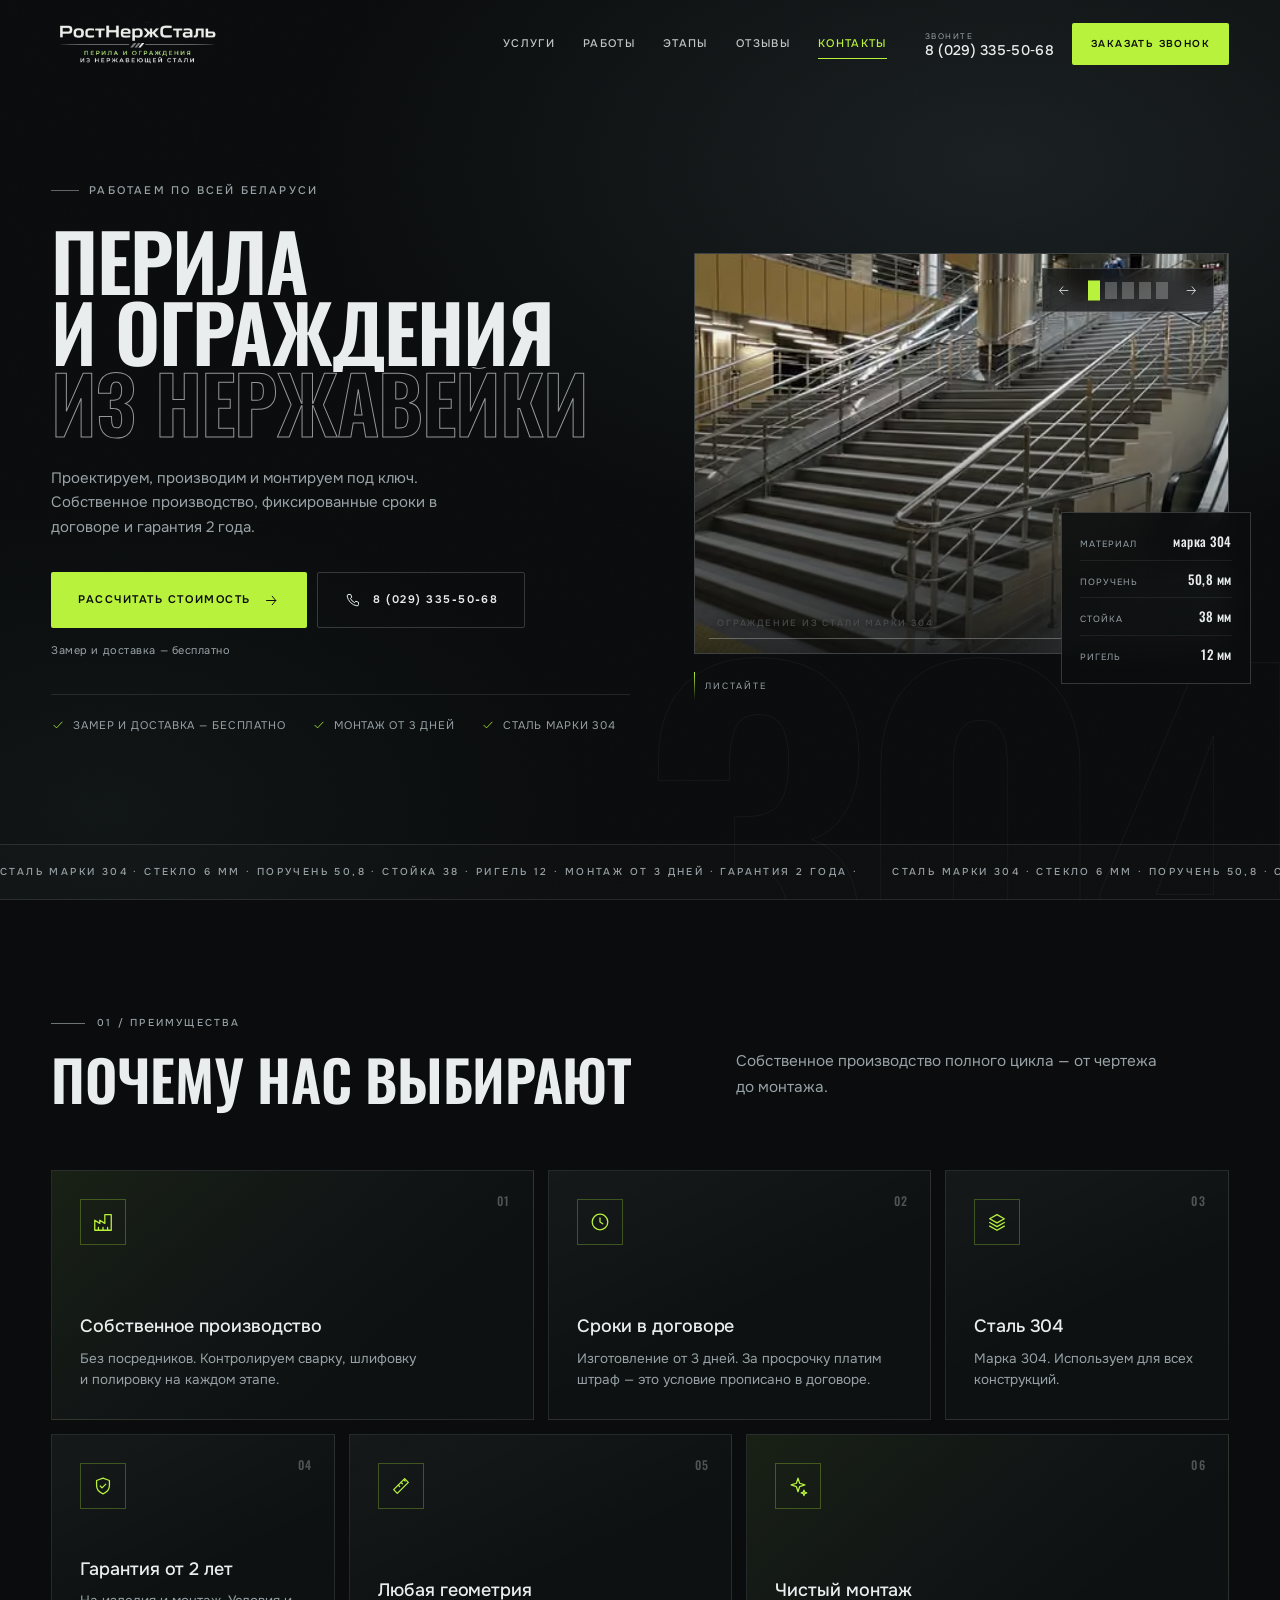
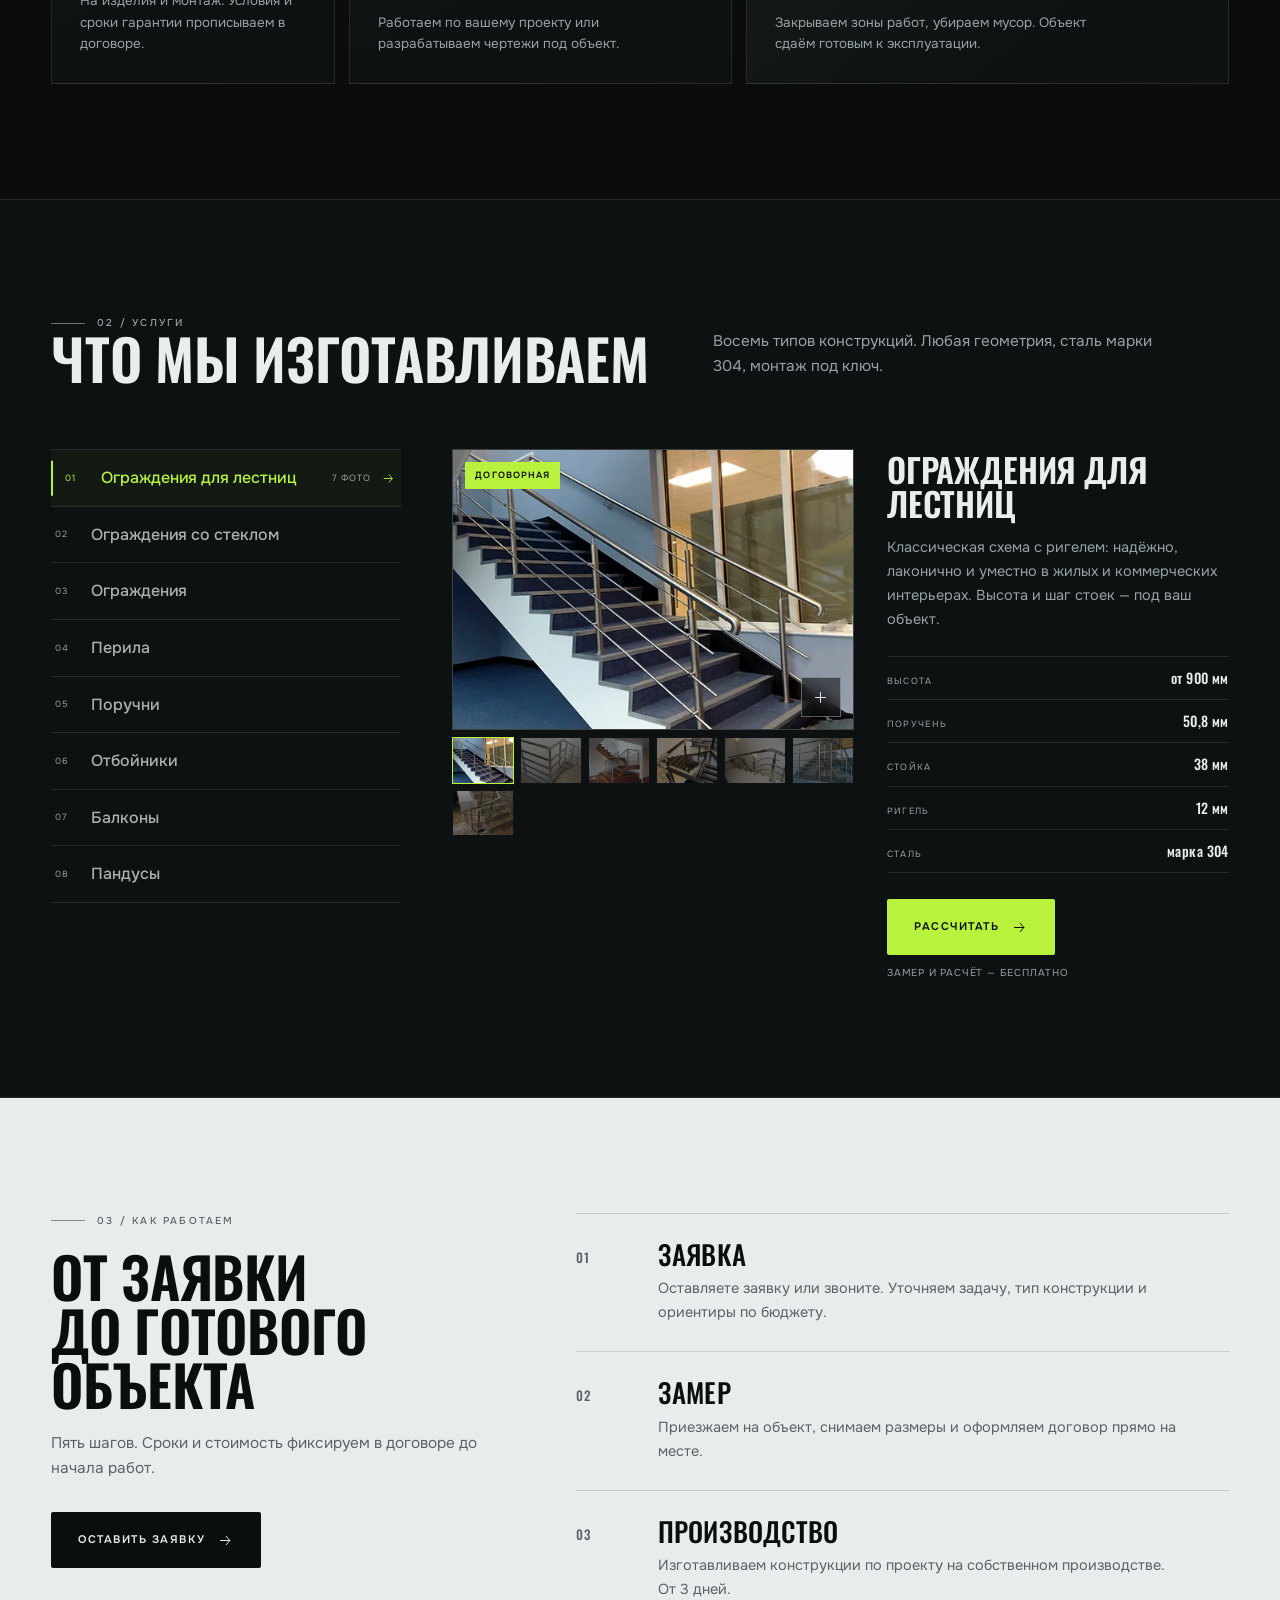
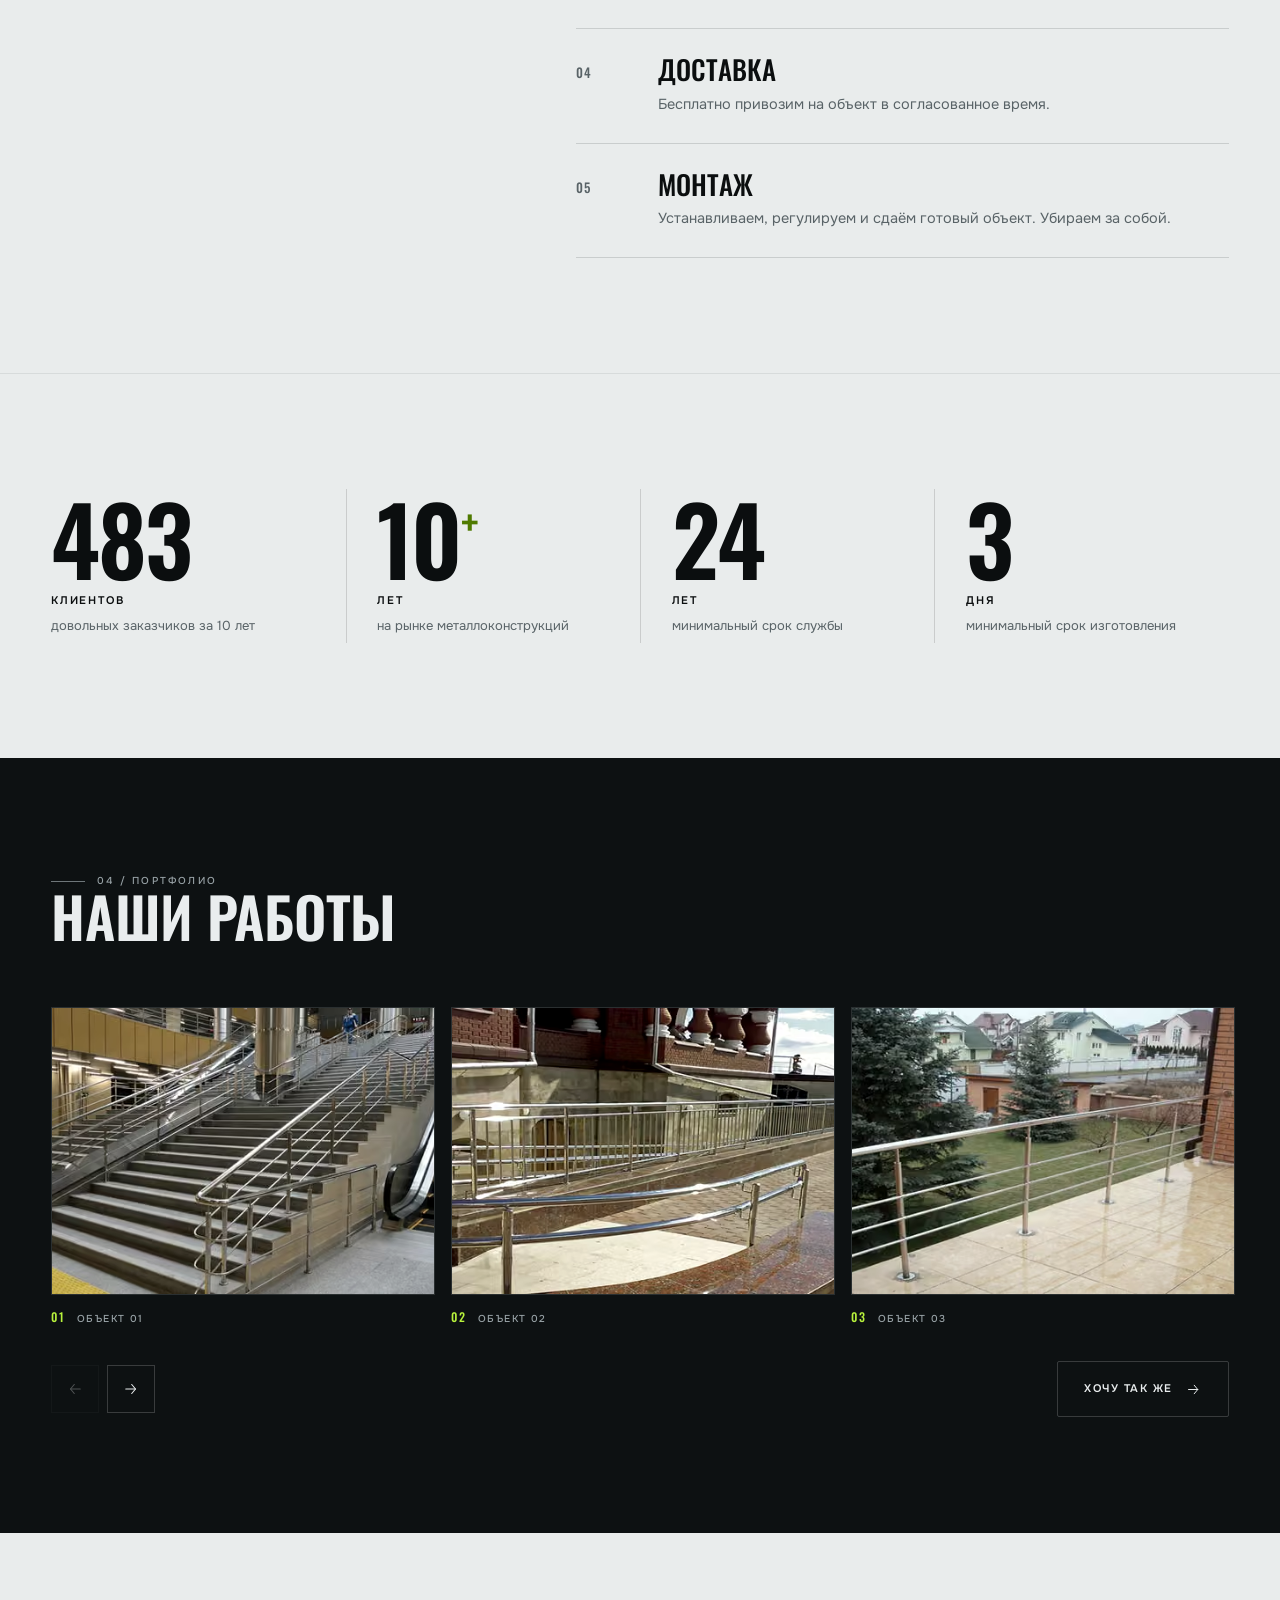
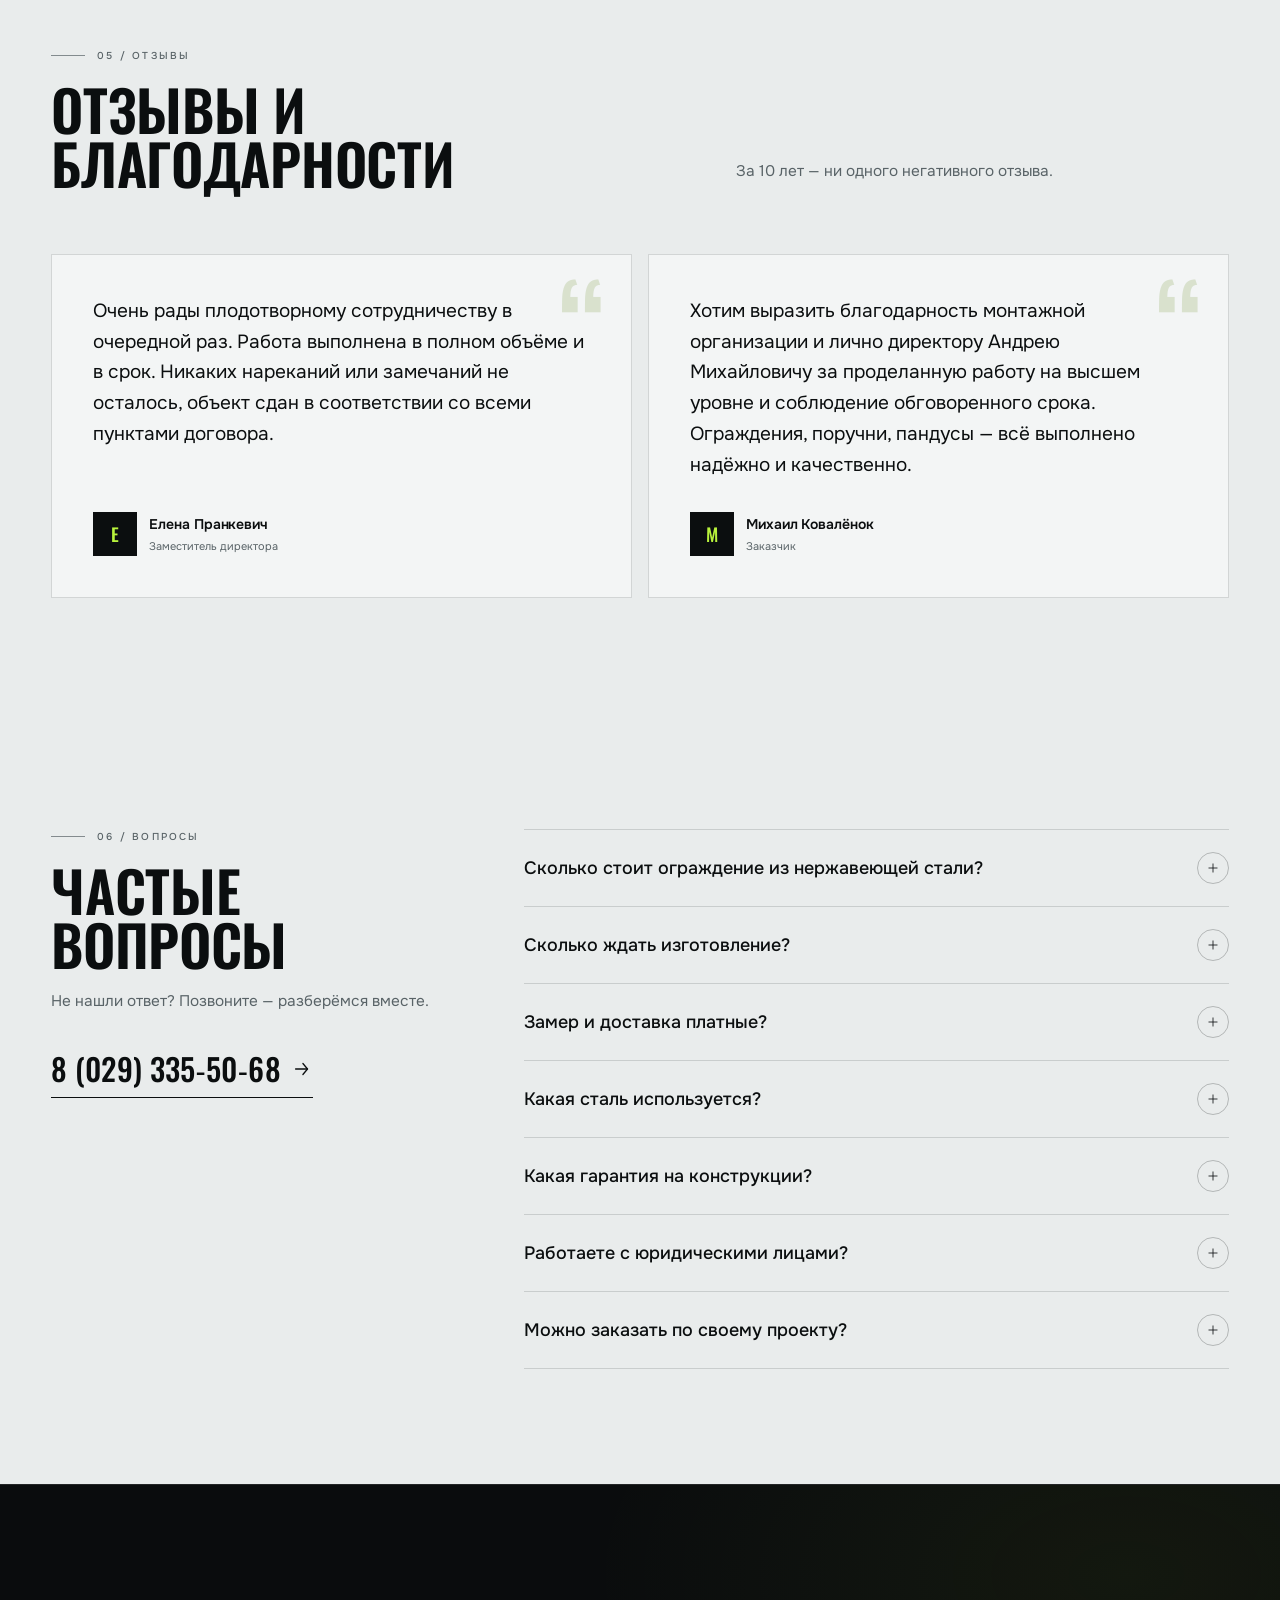
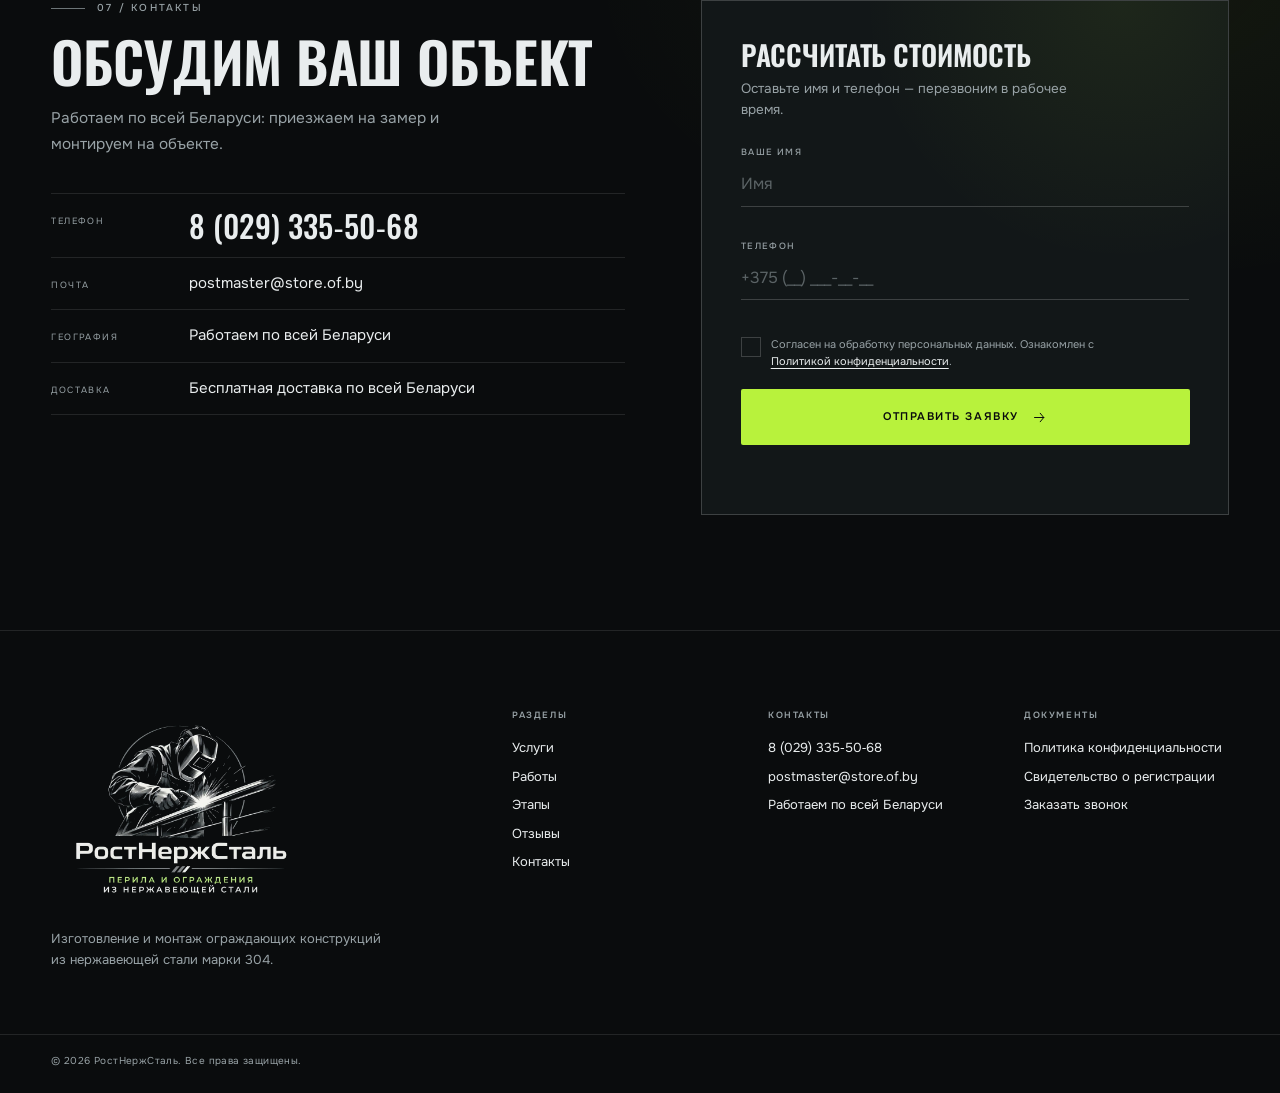
<file: site/index.html>
﻿<!DOCTYPE html>
<html lang="ru">
<head>
    <meta charset="utf-8">
    <meta name="viewport" content="width=device-width, initial-scale=1">
    <title>Перила и ограждения из нержавейки — монтаж под ключ | РостНержСталь</title>
    <meta name="description" content="Перила, ограждения, поручни и пандусы из нержавеющей стали марки 304. Работаем по всей Беларуси: замер, производство и монтаж. Гарантия 2 года.">
    <link rel="canonical" href="https://store.of.by/">
    <meta name="theme-color" content="#0a0c0d">
    <meta name="format-detection" content="telephone=no">

    <meta property="og:type" content="website">
    <meta property="og:locale" content="ru_RU">
    <meta property="og:site_name" content="РостНержСталь">
    <meta property="og:title" content="Перила и ограждения из нержавейки — монтаж под ключ | РостНержСталь">
    <meta property="og:description" content="Перила, ограждения, поручни и пандусы из нержавеющей стали марки 304. Работаем по всей Беларуси: замер, производство и монтаж. Гарантия 2 года.">
    <meta property="og:url" content="https://store.of.by/">
    <meta property="og:image" content="https://store.of.by/assets/img/og.jpg">
    <meta property="og:image:width" content="1200">
    <meta property="og:image:height" content="630">
    <meta name="twitter:card" content="summary_large_image">
    <meta name="twitter:title" content="Перила и ограждения из нержавейки — монтаж под ключ | РостНержСталь">
    <meta name="twitter:description" content="Перила, ограждения, поручни и пандусы из нержавеющей стали марки 304. Работаем по всей Беларуси: замер, производство и монтаж. Гарантия 2 года.">
    <meta name="twitter:image" content="https://store.of.by/assets/img/og.jpg">

    <link rel="icon" href="favicon.ico" sizes="any">
    <link rel="icon" href="favicon.svg" type="image/svg+xml">
    <link rel="icon" href="favicon-32.png" sizes="32x32" type="image/png">
    <link rel="apple-touch-icon" href="apple-touch-icon.png">
    <link rel="manifest" href="site.webmanifest">

    <link rel="preload" as="image" type="image/avif" href="assets/img/hero.avif" imagesrcset="assets/img/hero-640.avif 640w, assets/img/hero.avif 945w" imagesizes="(max-width: 900px) 94vw, 44vw">
<link rel="preload" as="image" type="image/webp" href="assets/img/hero.webp" imagesrcset="assets/img/hero-640.webp 640w, assets/img/hero.webp 945w" imagesizes="(max-width: 900px) 94vw, 44vw">
    <link rel="preload" href="assets/fonts/onest-300-cyrillic.woff2" as="font" type="font/woff2" crossorigin>
    <link rel="preload" href="assets/fonts/oswald-500-cyrillic.woff2" as="font" type="font/woff2" crossorigin>
    <link rel="stylesheet" href="assets/css/fonts.css">
    <link rel="stylesheet" href="assets/css/site.css?v=1795602718">

    <script type="application/ld+json">{"@context":"https:\/\/schema.org","@type":"LocalBusiness","name":"РостНержСталь","description":"Перила, ограждения, поручни и пандусы из нержавеющей стали марки 304. Работаем по всей Беларуси: замер, производство и монтаж. Гарантия 2 года.","url":"https:\/\/store.of.by\/","telephone":"+375293355068","email":"postmaster@store.of.by","image":"https:\/\/store.of.by\/assets\/img\/og.jpg","logo":"https:\/\/store.of.by\/favicon-512.png","priceRange":"по договору","address":{"@type":"PostalAddress","addressCountry":"BY","addressRegion":"Минская область","addressLocality":"Минский район"},"areaServed":[{"@type":"Country","name":"Беларусь"}],"hasOfferCatalog":{"@type":"OfferCatalog","name":"Изделия из нержавеющей стали","itemListElement":[{"@type":"Offer","itemOffered":{"@type":"Service","name":"Ограждения для лестниц"}},{"@type":"Offer","itemOffered":{"@type":"Service","name":"Ограждения со стеклом"}},{"@type":"Offer","itemOffered":{"@type":"Service","name":"Ограждения"}},{"@type":"Offer","itemOffered":{"@type":"Service","name":"Перила"}},{"@type":"Offer","itemOffered":{"@type":"Service","name":"Поручни"}},{"@type":"Offer","itemOffered":{"@type":"Service","name":"Отбойники"}},{"@type":"Offer","itemOffered":{"@type":"Service","name":"Балконы"}},{"@type":"Offer","itemOffered":{"@type":"Service","name":"Пандусы"}}]}}</script>
    <script type="application/ld+json">{"@context":"https:\/\/schema.org","@type":"FAQPage","mainEntity":[{"@type":"Question","name":"Сколько стоит ограждение из нержавеющей стали?","acceptedAnswer":{"@type":"Answer","text":"Цена зависит от типа конструкции, метража, стекла и сложности монтажа. После бесплатного замера рассчитываем стоимость и согласуем её в договоре."}},{"@type":"Question","name":"Сколько ждать изготовление?","acceptedAnswer":{"@type":"Answer","text":"От 3 дней после замера и согласования проекта. Точный срок прописываем в договоре, за просрочку платим штраф."}},{"@type":"Question","name":"Замер и доставка платные?","acceptedAnswer":{"@type":"Answer","text":"Нет. Замер и доставка — бесплатно."}},{"@type":"Question","name":"Какая сталь используется?","acceptedAnswer":{"@type":"Answer","text":"Сталь марки 304. Подходит для объектов с высокой нагрузкой."}},{"@type":"Question","name":"Какая гарантия на конструкции?","acceptedAnswer":{"@type":"Answer","text":"Гарантия от 2 лет. Минимальный срок службы конструкций — 25 лет."}},{"@type":"Question","name":"Работаете с юридическими лицами?","acceptedAnswer":{"@type":"Answer","text":"Да. Работаем с организациями и частными заказчиками: договор, закрывающие документы, безналичный расчёт."}},{"@type":"Question","name":"Можно заказать по своему проекту?","acceptedAnswer":{"@type":"Answer","text":"Да. Изготавливаем по вашим чертежам или разрабатываем проект сами — эскизы, размеры и узлы крепления."}}]}</script>
</head>
<body>
<a class="skip-link" href="#main">Перейти к содержанию</a>

<header class="header" data-header>
    <div class="header__bar container">
        <a class="logo" href="#top">
            <img class="logo__img" src="assets/img/logo-wordmark.webp"
                 alt="РостНержСталь — перила и ограждения из нержавеющей стали">
        </a>

        <nav class="nav" aria-label="Основная навигация">
            <ul class="nav__list">
                                    <li><a class="nav__link" href="#services"><span>Услуги</span></a></li>
                                    <li><a class="nav__link" href="#works"><span>Работы</span></a></li>
                                    <li><a class="nav__link" href="#process"><span>Этапы</span></a></li>
                                    <li><a class="nav__link" href="#reviews"><span>Отзывы</span></a></li>
                                    <li><a class="nav__link" href="#contacts"><span>Контакты</span></a></li>
                            </ul>
        </nav>

        <div class="header__right">
            <a class="header__phone" href="tel:+375293355068">
                <span class="header__phone-label">Звоните</span>
                <span class="header__phone-value">8&nbsp;(029)&nbsp;335&#8209;50&#8209;68</span>
            </a>
            <button class="btn btn--accent btn--sm header__cta" type="button" data-open-lead data-source="header">
                <span>Заказать звонок</span>
            </button>
            <button class="burger" type="button" aria-label="Открыть меню" aria-expanded="false" aria-controls="mobile-menu" data-burger>
                <span></span><span></span>
            </button>
        </div>
    </div>
    <div class="header__progress" aria-hidden="true"><span data-progress></span></div>
</header>

<dialog class="mobile-menu" id="mobile-menu" aria-label="Меню">
    <div class="mobile-menu__top container">
        <a class="logo logo--menu" href="#top" data-menu-link>
            <img class="logo__img" src="assets/img/logo-wordmark.webp" alt="РостНержСталь">
        </a>
        <button class="burger burger--close" type="button" aria-label="Закрыть меню" data-menu-close>
            <span></span><span></span>
        </button>
    </div>
    <nav class="mobile-menu__nav container" aria-label="Мобильная навигация">
                    <a class="mobile-menu__link" href="#services" data-menu-link>
                <span class="mobile-menu__num">01</span>
                <span>Услуги</span>
            </a>
                    <a class="mobile-menu__link" href="#works" data-menu-link>
                <span class="mobile-menu__num">02</span>
                <span>Работы</span>
            </a>
                    <a class="mobile-menu__link" href="#process" data-menu-link>
                <span class="mobile-menu__num">03</span>
                <span>Этапы</span>
            </a>
                    <a class="mobile-menu__link" href="#reviews" data-menu-link>
                <span class="mobile-menu__num">04</span>
                <span>Отзывы</span>
            </a>
                    <a class="mobile-menu__link" href="#contacts" data-menu-link>
                <span class="mobile-menu__num">05</span>
                <span>Контакты</span>
            </a>
            </nav>
    <div class="mobile-menu__bottom container">
        <a class="mobile-menu__phone" href="tel:+375293355068">8&nbsp;(029)&nbsp;335&#8209;50&#8209;68</a>
        <button class="btn btn--accent" type="button" data-open-lead data-source="menu">Заказать звонок</button>
        <p class="mobile-menu__note"><span>Работаем по всей Беларуси</span> · <span>postmaster@store.of.by</span></p>
    </div>
</dialog>

<main id="main">

    <section class="hero" id="top">
        <span class="hero__watermark" aria-hidden="true">304</span>
        <div class="container hero__grid">
            <div class="hero__content">
                <p class="kicker hero__kicker" data-reveal>Работаем по всей Беларуси</p>
                <h1 class="hero__title">
                                            <span class="hero__line " style="--line-delay: 0.12s">
                            <span>Перила</span>
                        </span>
                                            <span class="hero__line " style="--line-delay: 0.24s">
                            <span>и ограждения</span>
                        </span>
                                            <span class="hero__line is-outline" style="--line-delay: 0.36s">
                            <span>из нержавейки</span>
                        </span>
                                    </h1>
                <p class="hero__lead" data-reveal style="--d: .35s">Проектируем, производим и монтируем под ключ. Собственное производство, фиксированные сроки в договоре и гарантия 2 года.</p>
                <div class="hero__actions" data-reveal style="--d: .45s">
                    <button class="btn btn--accent" type="button" data-open-lead data-source="hero">
                        <span>Рассчитать стоимость</span>
                        <svg class="btn__ico" viewBox="0 0 24 24" fill="none" stroke="currentColor" stroke-width="1.4" stroke-linecap="round" stroke-linejoin="round" aria-hidden="true" focusable="false"><path d="M5 12h13"/><path d="m13 6 5 6-5 6"/></svg>                    </button>
                    <a class="btn btn--ghost" href="tel:+375293355068">
                        <svg class="btn__ico" viewBox="0 0 24 24" fill="none" stroke="currentColor" stroke-width="1.4" stroke-linecap="round" stroke-linejoin="round" aria-hidden="true" focusable="false"><path d="M6.5 3.5h3l1.5 4-2 1.5a12 12 0 0 0 6 6l1.5-2 4 1.5v3a2 2 0 0 1-2.2 2A16.5 16.5 0 0 1 4.5 5.7 2 2 0 0 1 6.5 3.5Z"/></svg>                        8&nbsp;(029)&nbsp;335&#8209;50&#8209;68                    </a>
                </div>
                <p class="hero__note" data-reveal style="--d: .5s">Замер и доставка — бесплатно</p>
                <ul class="hero__badges" data-reveal style="--d: .55s">
                                            <li><svg class="ico" viewBox="0 0 24 24" fill="none" stroke="currentColor" stroke-width="1.4" stroke-linecap="round" stroke-linejoin="round" aria-hidden="true" focusable="false"><path d="m5 12.5 4.5 4.5L19 7"/></svg><span>Замер и доставка — бесплатно</span></li>
                                            <li><svg class="ico" viewBox="0 0 24 24" fill="none" stroke="currentColor" stroke-width="1.4" stroke-linecap="round" stroke-linejoin="round" aria-hidden="true" focusable="false"><path d="m5 12.5 4.5 4.5L19 7"/></svg><span>Монтаж от 3 дней</span></li>
                                            <li><svg class="ico" viewBox="0 0 24 24" fill="none" stroke="currentColor" stroke-width="1.4" stroke-linecap="round" stroke-linejoin="round" aria-hidden="true" focusable="false"><path d="m5 12.5 4.5 4.5L19 7"/></svg><span>Сталь марки 304</span></li>
                                    </ul>
            </div>

            <figure class="hero__media" data-reveal style="--d: .2s">
                <div class="hero__frame hero__carousel" data-carousel role="region" aria-roledescription="carousel" aria-label="Фото монтажей ограждений">
                    <div class="hero__slides" aria-live="polite" aria-atomic="true">
                                                    <div class="hero__slide is-active" data-slide role="group" aria-roledescription="Слайд" aria-label="Слайд 1 из 5" aria-hidden="false">
                                <picture><source type="image/avif" srcset="assets/img/hero-640.avif 640w, assets/img/hero.avif 945w" sizes="(max-width: 900px) 94vw, 44vw"><source type="image/webp" srcset="assets/img/hero-640.webp 640w, assets/img/hero.webp 945w" sizes="(max-width: 900px) 94vw, 44vw"><img src="assets/img/hero.webp" alt="Ограждение из нержавеющей стали на коммерческой лестнице" class="hero__img" width="945" height="480" loading="eager" decoding="async" fetchpriority="high"></picture>                                <span class="hero__caption">Ограждение из стали марки 304</span>
                            </div>
                                                    <div class="hero__slide" data-slide role="group" aria-roledescription="Слайд" aria-label="Слайд 2 из 5" aria-hidden="true">
                                <picture><source type="image/avif" srcset="assets/img/work-04-640.avif 640w, assets/img/work-04.avif 945w" sizes="(max-width: 900px) 94vw, 44vw"><source type="image/webp" srcset="assets/img/work-04-640.webp 640w, assets/img/work-04.webp 945w" sizes="(max-width: 900px) 94vw, 44vw"><img src="assets/img/work-04.webp" alt="Ограждение из нержавеющей стали на винтовой лестнице" class="hero__img" width="945" height="480" loading="lazy" decoding="async" fetchpriority="auto"></picture>                                <span class="hero__caption">Винтовые лестницы</span>
                            </div>
                                                    <div class="hero__slide" data-slide role="group" aria-roledescription="Слайд" aria-label="Слайд 3 из 5" aria-hidden="true">
                                <picture><source type="image/avif" srcset="assets/img/work-07-640.avif 640w, assets/img/work-07.avif 945w" sizes="(max-width: 900px) 94vw, 44vw"><source type="image/webp" srcset="assets/img/work-07-640.webp 640w, assets/img/work-07.webp 945w" sizes="(max-width: 900px) 94vw, 44vw"><img src="assets/img/work-07.webp" alt="Двухуровневое ограждение пандуса из нержавеющей стали" class="hero__img" width="945" height="480" loading="lazy" decoding="async" fetchpriority="auto"></picture>                                <span class="hero__caption">Пандусы с поручнями</span>
                            </div>
                                                    <div class="hero__slide" data-slide role="group" aria-roledescription="Слайд" aria-label="Слайд 4 из 5" aria-hidden="true">
                                <picture><source type="image/avif" srcset="assets/img/work-02-640.avif 640w, assets/img/work-02.avif 945w" sizes="(max-width: 900px) 94vw, 44vw"><source type="image/webp" srcset="assets/img/work-02-640.webp 640w, assets/img/work-02.webp 945w" sizes="(max-width: 900px) 94vw, 44vw"><img src="assets/img/work-02.webp" alt="Ограждение входной группы здания из нержавеющей стали" class="hero__img" width="945" height="480" loading="lazy" decoding="async" fetchpriority="auto"></picture>                                <span class="hero__caption">Входные группы и пандусы</span>
                            </div>
                                                    <div class="hero__slide" data-slide role="group" aria-roledescription="Слайд" aria-label="Слайд 5 из 5" aria-hidden="true">
                                <picture><source type="image/avif" srcset="assets/img/work-13-640.avif 640w, assets/img/work-13-960.avif 960w, assets/img/work-13.avif 1080w" sizes="(max-width: 900px) 94vw, 44vw"><source type="image/webp" srcset="assets/img/work-13-640.webp 640w, assets/img/work-13-960.webp 960w, assets/img/work-13.webp 1080w" sizes="(max-width: 900px) 94vw, 44vw"><img src="assets/img/work-13.webp" alt="Ограждение спиральной лестницы из нержавеющей стали" class="hero__img" width="1080" height="1080" loading="lazy" decoding="async" fetchpriority="auto"></picture>                                <span class="hero__caption">Сложная геометрия</span>
                            </div>
                                            </div>
                    <span class="hero__frame-line" aria-hidden="true"></span>
                                            <div class="hero__carousel-ui">
                            <button class="hero__carousel-btn hero__carousel-btn--prev" type="button" data-carousel-prev aria-label="Предыдущее фото">
                                <svg class="ico" viewBox="0 0 24 24" fill="none" stroke="currentColor" stroke-width="1.4" stroke-linecap="round" stroke-linejoin="round" aria-hidden="true" focusable="false"><path d="M5 12h13"/><path d="m13 6 5 6-5 6"/></svg>                            </button>
                            <div class="hero__dots" aria-label="Выбор фото">
                                                                    <button class="hero__dot is-active" type="button" data-carousel-go="0" aria-label="Показать фото 1 из 5" aria-current="true"></button>
                                                                    <button class="hero__dot" type="button" data-carousel-go="1" aria-label="Показать фото 2 из 5" aria-current="false"></button>
                                                                    <button class="hero__dot" type="button" data-carousel-go="2" aria-label="Показать фото 3 из 5" aria-current="false"></button>
                                                                    <button class="hero__dot" type="button" data-carousel-go="3" aria-label="Показать фото 4 из 5" aria-current="false"></button>
                                                                    <button class="hero__dot" type="button" data-carousel-go="4" aria-label="Показать фото 5 из 5" aria-current="false"></button>
                                                            </div>
                            <button class="hero__carousel-btn hero__carousel-btn--next" type="button" data-carousel-next aria-label="Следующее фото">
                                <svg class="ico" viewBox="0 0 24 24" fill="none" stroke="currentColor" stroke-width="1.4" stroke-linecap="round" stroke-linejoin="round" aria-hidden="true" focusable="false"><path d="M5 12h13"/><path d="m13 6 5 6-5 6"/></svg>                            </button>
                        </div>
                                    </div>
                <div class="hero__specs">
                                            <div class="hero__spec">
                            <span>Материал</span>
                            <b>марка 304</b>
                        </div>
                                            <div class="hero__spec">
                            <span>Поручень</span>
                            <b>50,8 мм</b>
                        </div>
                                            <div class="hero__spec">
                            <span>Стойка</span>
                            <b>38 мм</b>
                        </div>
                                            <div class="hero__spec">
                            <span>Ригель</span>
                            <b>12 мм</b>
                        </div>
                                    </div>
                <a class="scroll-cue" href="#advantages"><span aria-hidden="true"></span>Листайте</a>
            </figure>
        </div>

        <div class="ticker" aria-hidden="true">
            <div class="ticker__track">
                                    <span class="ticker__group">
                                                    <span>СТАЛЬ МАРКИ 304 · СТЕКЛО 6 ММ · ПОРУЧЕНЬ 50,8 · СТОЙКА 38 · РИГЕЛЬ 12 · МОНТАЖ ОТ 3 ДНЕЙ · ГАРАНТИЯ 2 ГОДА ·</span>
                                                    <span>СТАЛЬ МАРКИ 304 · СТЕКЛО 6 ММ · ПОРУЧЕНЬ 50,8 · СТОЙКА 38 · РИГЕЛЬ 12 · МОНТАЖ ОТ 3 ДНЕЙ · ГАРАНТИЯ 2 ГОДА ·</span>
                                                    <span>СТАЛЬ МАРКИ 304 · СТЕКЛО 6 ММ · ПОРУЧЕНЬ 50,8 · СТОЙКА 38 · РИГЕЛЬ 12 · МОНТАЖ ОТ 3 ДНЕЙ · ГАРАНТИЯ 2 ГОДА ·</span>
                                            </span>
                                    <span class="ticker__group">
                                                    <span>СТАЛЬ МАРКИ 304 · СТЕКЛО 6 ММ · ПОРУЧЕНЬ 50,8 · СТОЙКА 38 · РИГЕЛЬ 12 · МОНТАЖ ОТ 3 ДНЕЙ · ГАРАНТИЯ 2 ГОДА ·</span>
                                                    <span>СТАЛЬ МАРКИ 304 · СТЕКЛО 6 ММ · ПОРУЧЕНЬ 50,8 · СТОЙКА 38 · РИГЕЛЬ 12 · МОНТАЖ ОТ 3 ДНЕЙ · ГАРАНТИЯ 2 ГОДА ·</span>
                                                    <span>СТАЛЬ МАРКИ 304 · СТЕКЛО 6 ММ · ПОРУЧЕНЬ 50,8 · СТОЙКА 38 · РИГЕЛЬ 12 · МОНТАЖ ОТ 3 ДНЕЙ · ГАРАНТИЯ 2 ГОДА ·</span>
                                            </span>
                            </div>
        </div>
    </section>

    <section class="section advantages" id="advantages">
        <div class="container">
            <div class="section-head">
                <span class="section-index" data-reveal>01 / Преимущества</span>
                <h2 class="section-title" data-reveal>Почему нас выбирают</h2>
                <p class="section-sub" data-reveal style="--d:.1s">Собственное производство полного цикла — от чертежа до монтажа.</p>
            </div>
            <div class="adv-grid">
                                    <article class="adv-card adv-card--wide" data-reveal style="--d: 0s">
                        <span class="adv-card__num" aria-hidden="true">01</span>
                        <span class="adv-card__icon"><svg class="ico" viewBox="0 0 24 24" fill="none" stroke="currentColor" stroke-width="1.4" stroke-linecap="round" stroke-linejoin="round" aria-hidden="true" focusable="false"><path d="M3 21V10l5.5 3.5V10L14 13.5V4h7v17H3Z"/><path d="M7 21v-3M12 21v-3M17 21v-3"/></svg></span>
                        <h3 class="adv-card__title">Собственное производство</h3>
                        <p class="adv-card__text">Без посредников. Контролируем сварку, шлифовку и полировку на каждом этапе.</p>
                    </article>
                                    <article class="adv-card" data-reveal style="--d: 0.05s">
                        <span class="adv-card__num" aria-hidden="true">02</span>
                        <span class="adv-card__icon"><svg class="ico" viewBox="0 0 24 24" fill="none" stroke="currentColor" stroke-width="1.4" stroke-linecap="round" stroke-linejoin="round" aria-hidden="true" focusable="false"><circle cx="12" cy="12" r="8.5"/><path d="M12 7.5V12l3 2"/></svg></span>
                        <h3 class="adv-card__title">Сроки в договоре</h3>
                        <p class="adv-card__text">Изготовление от 3 дней. За просрочку платим штраф — это условие прописано в договоре.</p>
                    </article>
                                    <article class="adv-card" data-reveal style="--d: 0.1s">
                        <span class="adv-card__num" aria-hidden="true">03</span>
                        <span class="adv-card__icon"><svg class="ico" viewBox="0 0 24 24" fill="none" stroke="currentColor" stroke-width="1.4" stroke-linecap="round" stroke-linejoin="round" aria-hidden="true" focusable="false"><path d="M4 8.5 12 4l8 4.5-8 4.5-8-4.5Z"/><path d="m4 12.5 8 4.5 8-4.5"/><path d="m4 16.5 8 4.5 8-4.5"/></svg></span>
                        <h3 class="adv-card__title">Сталь 304</h3>
                        <p class="adv-card__text">Марка 304. Используем для всех конструкций.</p>
                    </article>
                                    <article class="adv-card" data-reveal style="--d: 0.15s">
                        <span class="adv-card__num" aria-hidden="true">04</span>
                        <span class="adv-card__icon"><svg class="ico" viewBox="0 0 24 24" fill="none" stroke="currentColor" stroke-width="1.4" stroke-linecap="round" stroke-linejoin="round" aria-hidden="true" focusable="false"><path d="M12 3.5 19 6v5.5c0 4.2-2.8 7.4-7 9-4.2-1.6-7-4.8-7-9V6l7-2.5Z"/><path d="m9 12 2 2 4-4"/></svg></span>
                        <h3 class="adv-card__title">Гарантия от 2 лет</h3>
                        <p class="adv-card__text">На изделия и монтаж. Условия и сроки гарантии прописываем в договоре.</p>
                    </article>
                                    <article class="adv-card" data-reveal style="--d: 0.2s">
                        <span class="adv-card__num" aria-hidden="true">05</span>
                        <span class="adv-card__icon"><svg class="ico" viewBox="0 0 24 24" fill="none" stroke="currentColor" stroke-width="1.4" stroke-linecap="round" stroke-linejoin="round" aria-hidden="true" focusable="false"><path d="m4 16 12-12 4 4L8 20l-4-4Z"/><path d="m9 11 1.5 1.5M12 8l1.5 1.5M15 5l1.5 1.5"/></svg></span>
                        <h3 class="adv-card__title">Любая геометрия</h3>
                        <p class="adv-card__text">Работаем по вашему проекту или разрабатываем чертежи под объект.</p>
                    </article>
                                    <article class="adv-card adv-card--wide" data-reveal style="--d: 0.25s">
                        <span class="adv-card__num" aria-hidden="true">06</span>
                        <span class="adv-card__icon"><svg class="ico" viewBox="0 0 24 24" fill="none" stroke="currentColor" stroke-width="1.4" stroke-linecap="round" stroke-linejoin="round" aria-hidden="true" focusable="false"><path d="M12 3.5 13.8 9l5.7 1.8-5.7 1.8L12 18.2l-1.8-5.6L4.5 10.8 10.2 9 12 3.5Z"/><path d="M18.5 16.5 19.2 18.8 21.5 19.5l-2.3.7-.7 2.3-.7-2.3-2.3-.7 2.3-.7.7-2.3Z"/></svg></span>
                        <h3 class="adv-card__title">Чистый монтаж</h3>
                        <p class="adv-card__text">Закрываем зоны работ, убираем мусор. Объект сдаём готовым к эксплуатации.</p>
                    </article>
                            </div>
        </div>
    </section>

    <section class="section services" id="services">
        <div class="container">
            <div class="section-head section-head--split">
                <div>
                    <span class="section-index" data-reveal>02 / Услуги</span>
                    <h2 class="section-title" data-reveal>Что мы изготавливаем</h2>
                </div>
                <p class="section-sub" data-reveal style="--d:.1s">Восемь типов конструкций. Любая геометрия, сталь марки 304, монтаж под ключ.</p>
            </div>

            <div class="services__layout" data-services>
                <div class="services__list" role="tablist" aria-orientation="vertical" aria-label="Типы конструкций">
                                            <button class="svc-tab is-active" type="button" role="tab"
                                id="tab-lestnica" aria-controls="panel-lestnica"
                                aria-selected="true" tabindex="0"
                                data-tab="0" data-scroll>
                            <span class="svc-tab__num">01</span>
                            <span class="svc-tab__name">Ограждения для лестниц</span>
                            <span class="svc-tab__count">7 фото</span>
                            <svg class="svc-tab__arrow" viewBox="0 0 24 24" fill="none" stroke="currentColor" stroke-width="1.4" stroke-linecap="round" stroke-linejoin="round" aria-hidden="true" focusable="false"><path d="M5 12h13"/><path d="m13 6 5 6-5 6"/></svg>                        </button>
                                            <button class="svc-tab" type="button" role="tab"
                                id="tab-steklo" aria-controls="panel-steklo"
                                aria-selected="false" tabindex="-1"
                                data-tab="1" data-scroll>
                            <span class="svc-tab__num">02</span>
                            <span class="svc-tab__name">Ограждения со стеклом</span>
                            <span class="svc-tab__count">5 фото</span>
                            <svg class="svc-tab__arrow" viewBox="0 0 24 24" fill="none" stroke="currentColor" stroke-width="1.4" stroke-linecap="round" stroke-linejoin="round" aria-hidden="true" focusable="false"><path d="M5 12h13"/><path d="m13 6 5 6-5 6"/></svg>                        </button>
                                            <button class="svc-tab" type="button" role="tab"
                                id="tab-ograda" aria-controls="panel-ograda"
                                aria-selected="false" tabindex="-1"
                                data-tab="2" data-scroll>
                            <span class="svc-tab__num">03</span>
                            <span class="svc-tab__name">Ограждения</span>
                            <span class="svc-tab__count">6 фото</span>
                            <svg class="svc-tab__arrow" viewBox="0 0 24 24" fill="none" stroke="currentColor" stroke-width="1.4" stroke-linecap="round" stroke-linejoin="round" aria-hidden="true" focusable="false"><path d="M5 12h13"/><path d="m13 6 5 6-5 6"/></svg>                        </button>
                                            <button class="svc-tab" type="button" role="tab"
                                id="tab-perila" aria-controls="panel-perila"
                                aria-selected="false" tabindex="-1"
                                data-tab="3" data-scroll>
                            <span class="svc-tab__num">04</span>
                            <span class="svc-tab__name">Перила</span>
                            <span class="svc-tab__count">8 фото</span>
                            <svg class="svc-tab__arrow" viewBox="0 0 24 24" fill="none" stroke="currentColor" stroke-width="1.4" stroke-linecap="round" stroke-linejoin="round" aria-hidden="true" focusable="false"><path d="M5 12h13"/><path d="m13 6 5 6-5 6"/></svg>                        </button>
                                            <button class="svc-tab" type="button" role="tab"
                                id="tab-poruchni" aria-controls="panel-poruchni"
                                aria-selected="false" tabindex="-1"
                                data-tab="4" data-scroll>
                            <span class="svc-tab__num">05</span>
                            <span class="svc-tab__name">Поручни</span>
                            <span class="svc-tab__count">8 фото</span>
                            <svg class="svc-tab__arrow" viewBox="0 0 24 24" fill="none" stroke="currentColor" stroke-width="1.4" stroke-linecap="round" stroke-linejoin="round" aria-hidden="true" focusable="false"><path d="M5 12h13"/><path d="m13 6 5 6-5 6"/></svg>                        </button>
                                            <button class="svc-tab" type="button" role="tab"
                                id="tab-otboiniki" aria-controls="panel-otboiniki"
                                aria-selected="false" tabindex="-1"
                                data-tab="5" data-scroll>
                            <span class="svc-tab__num">06</span>
                            <span class="svc-tab__name">Отбойники</span>
                            <span class="svc-tab__count">8 фото</span>
                            <svg class="svc-tab__arrow" viewBox="0 0 24 24" fill="none" stroke="currentColor" stroke-width="1.4" stroke-linecap="round" stroke-linejoin="round" aria-hidden="true" focusable="false"><path d="M5 12h13"/><path d="m13 6 5 6-5 6"/></svg>                        </button>
                                            <button class="svc-tab" type="button" role="tab"
                                id="tab-balkoni" aria-controls="panel-balkoni"
                                aria-selected="false" tabindex="-1"
                                data-tab="6" data-scroll>
                            <span class="svc-tab__num">07</span>
                            <span class="svc-tab__name">Балконы</span>
                            <span class="svc-tab__count">8 фото</span>
                            <svg class="svc-tab__arrow" viewBox="0 0 24 24" fill="none" stroke="currentColor" stroke-width="1.4" stroke-linecap="round" stroke-linejoin="round" aria-hidden="true" focusable="false"><path d="M5 12h13"/><path d="m13 6 5 6-5 6"/></svg>                        </button>
                                            <button class="svc-tab" type="button" role="tab"
                                id="tab-pandusy" aria-controls="panel-pandusy"
                                aria-selected="false" tabindex="-1"
                                data-tab="7" data-scroll>
                            <span class="svc-tab__num">08</span>
                            <span class="svc-tab__name">Пандусы</span>
                            <span class="svc-tab__count">8 фото</span>
                            <svg class="svc-tab__arrow" viewBox="0 0 24 24" fill="none" stroke="currentColor" stroke-width="1.4" stroke-linecap="round" stroke-linejoin="round" aria-hidden="true" focusable="false"><path d="M5 12h13"/><path d="m13 6 5 6-5 6"/></svg>                        </button>
                                    </div>

                <div class="services__panels">
                                            <div class="service-panel is-active" id="panel-lestnica"
                             role="tabpanel" aria-labelledby="tab-lestnica" data-panel="0">
                            <div class="service-panel__media">
                                <div class="service-panel__main">
                                    <img class="service-panel__img" data-main-img
                                         src="assets/img/svc-ograda-lestnica-6.webp" srcset="assets/img/svc-ograda-lestnica-6-400.webp 400w, assets/img/svc-ograda-lestnica-6.webp 500w"
                                         sizes="(max-width: 900px) 94vw, 620px"
                                         width="500" height="350"
                                         alt="Ограждение для лестницы — фото 6" loading="lazy" decoding="async"
                                         >
                                    <span class="service-panel__badge">договорная</span>
                                    <button class="zoom-btn" type="button" aria-label="Открыть фото"
                                            data-lightbox-group="service-lestnica"
                                            data-lightbox-src="assets/img/svc-ograda-lestnica-6.webp" data-lightbox-alt="Ограждение для лестницы — фото 6">
                                        <svg class="ico" viewBox="0 0 24 24" fill="none" stroke="currentColor" stroke-width="1.4" stroke-linecap="round" stroke-linejoin="round" aria-hidden="true" focusable="false"><path d="M12 5v14M5 12h14"/></svg>                                    </button>
                                </div>
                                <div class="service-panel__thumbs">
                                                                            <button class="thumb is-active" type="button"
                                                data-thumb data-src="assets/img/svc-ograda-lestnica-6.webp" data-srcset="assets/img/svc-ograda-lestnica-6-400.webp 400w, assets/img/svc-ograda-lestnica-6.webp 500w"
                                                data-alt="Ограждение для лестницы — фото 6"
                                                aria-label="Показать фото 1">
                                            <img src="assets/img/svc-ograda-lestnica-6-400.webp" srcset="assets/img/svc-ograda-lestnica-6-400.webp 400w, assets/img/svc-ograda-lestnica-6.webp 500w"
                                                 sizes="96px" width="400" height="280"
                                                 alt="" loading="lazy" decoding="async">
                                        </button>
                                                                            <button class="thumb" type="button"
                                                data-thumb data-src="assets/img/svc-ograda-lestnica-1.webp" data-srcset="assets/img/svc-ograda-lestnica-1-400.webp 400w, assets/img/svc-ograda-lestnica-1.webp 500w"
                                                data-alt="Ограждение для лестницы — фото 1"
                                                aria-label="Показать фото 2">
                                            <img src="assets/img/svc-ograda-lestnica-1-400.webp" srcset="assets/img/svc-ograda-lestnica-1-400.webp 400w, assets/img/svc-ograda-lestnica-1.webp 500w"
                                                 sizes="96px" width="400" height="280"
                                                 alt="" loading="lazy" decoding="async">
                                        </button>
                                                                            <button class="thumb" type="button"
                                                data-thumb data-src="assets/img/svc-ograda-lestnica-2.webp" data-srcset="assets/img/svc-ograda-lestnica-2-400.webp 400w, assets/img/svc-ograda-lestnica-2.webp 500w"
                                                data-alt="Ограждение для лестницы — фото 2"
                                                aria-label="Показать фото 3">
                                            <img src="assets/img/svc-ograda-lestnica-2-400.webp" srcset="assets/img/svc-ograda-lestnica-2-400.webp 400w, assets/img/svc-ograda-lestnica-2.webp 500w"
                                                 sizes="96px" width="400" height="280"
                                                 alt="" loading="lazy" decoding="async">
                                        </button>
                                                                            <button class="thumb" type="button"
                                                data-thumb data-src="assets/img/svc-ograda-lestnica-3.webp" data-srcset="assets/img/svc-ograda-lestnica-3-400.webp 400w, assets/img/svc-ograda-lestnica-3.webp 500w"
                                                data-alt="Ограждение для лестницы — фото 3"
                                                aria-label="Показать фото 4">
                                            <img src="assets/img/svc-ograda-lestnica-3-400.webp" srcset="assets/img/svc-ograda-lestnica-3-400.webp 400w, assets/img/svc-ograda-lestnica-3.webp 500w"
                                                 sizes="96px" width="400" height="280"
                                                 alt="" loading="lazy" decoding="async">
                                        </button>
                                                                            <button class="thumb" type="button"
                                                data-thumb data-src="assets/img/svc-ograda-lestnica-4.webp" data-srcset="assets/img/svc-ograda-lestnica-4-400.webp 400w, assets/img/svc-ograda-lestnica-4.webp 500w"
                                                data-alt="Ограждение для лестницы — фото 4"
                                                aria-label="Показать фото 5">
                                            <img src="assets/img/svc-ograda-lestnica-4-400.webp" srcset="assets/img/svc-ograda-lestnica-4-400.webp 400w, assets/img/svc-ograda-lestnica-4.webp 500w"
                                                 sizes="96px" width="400" height="280"
                                                 alt="" loading="lazy" decoding="async">
                                        </button>
                                                                            <button class="thumb" type="button"
                                                data-thumb data-src="assets/img/svc-ograda-lestnica-5.webp" data-srcset="assets/img/svc-ograda-lestnica-5-400.webp 400w, assets/img/svc-ograda-lestnica-5.webp 500w"
                                                data-alt="Ограждение для лестницы — фото 5"
                                                aria-label="Показать фото 6">
                                            <img src="assets/img/svc-ograda-lestnica-5-400.webp" srcset="assets/img/svc-ograda-lestnica-5-400.webp 400w, assets/img/svc-ograda-lestnica-5.webp 500w"
                                                 sizes="96px" width="400" height="280"
                                                 alt="" loading="lazy" decoding="async">
                                        </button>
                                                                            <button class="thumb" type="button"
                                                data-thumb data-src="assets/img/svc-ograda-lestnica-7.webp" data-srcset="assets/img/svc-ograda-lestnica-7-400.webp 400w, assets/img/svc-ograda-lestnica-7.webp 500w"
                                                data-alt="Ограждение для лестницы — фото 7"
                                                aria-label="Показать фото 7">
                                            <img src="assets/img/svc-ograda-lestnica-7-400.webp" srcset="assets/img/svc-ograda-lestnica-7-400.webp 400w, assets/img/svc-ograda-lestnica-7.webp 500w"
                                                 sizes="96px" width="400" height="280"
                                                 alt="" loading="lazy" decoding="async">
                                        </button>
                                                                    </div>
                            </div>

                            <div class="service-panel__info">
                                <h3 class="service-panel__title">Ограждения для лестниц</h3>
                                <p class="service-panel__desc">Классическая схема с ригелем: надёжно, лаконично и уместно в жилых и коммерческих интерьерах. Высота и шаг стоек — под ваш объект.</p>
                                <dl class="specs">
                                                                            <div class="specs__row">
                                            <dt>Высота</dt>
                                            <dd>от 900 мм</dd>
                                        </div>
                                                                            <div class="specs__row">
                                            <dt>Поручень</dt>
                                            <dd>50,8 мм</dd>
                                        </div>
                                                                            <div class="specs__row">
                                            <dt>Стойка</dt>
                                            <dd>38 мм</dd>
                                        </div>
                                                                            <div class="specs__row">
                                            <dt>Ригель</dt>
                                            <dd>12 мм</dd>
                                        </div>
                                                                            <div class="specs__row">
                                            <dt>Сталь</dt>
                                            <dd>марка 304</dd>
                                        </div>
                                                                    </dl>
                                <div class="service-panel__actions">
                                    <button class="btn btn--accent" type="button" data-open-lead data-source="service-lestnica">
                                        <span>Рассчитать</span><svg class="btn__ico" viewBox="0 0 24 24" fill="none" stroke="currentColor" stroke-width="1.4" stroke-linecap="round" stroke-linejoin="round" aria-hidden="true" focusable="false"><path d="M5 12h13"/><path d="m13 6 5 6-5 6"/></svg>                                    </button>
                                    <span class="service-panel__note">Замер и расчёт — бесплатно</span>
                                </div>
                            </div>
                        </div>
                                            <div class="service-panel" id="panel-steklo"
                             role="tabpanel" aria-labelledby="tab-steklo" data-panel="1" hidden>
                            <div class="service-panel__media">
                                <div class="service-panel__main">
                                    <img class="service-panel__img" data-main-img
                                         src="assets/img/svc-ograda-steklo-1.webp" srcset="assets/img/svc-ograda-steklo-1-400.webp 400w, assets/img/svc-ograda-steklo-1.webp 500w"
                                         sizes="(max-width: 900px) 94vw, 620px"
                                         width="500" height="329"
                                         alt="Ограждение со стеклом — фото 1" loading="lazy" decoding="async"
                                         >
                                    <span class="service-panel__badge">Скидка 15%</span>
                                    <button class="zoom-btn" type="button" aria-label="Открыть фото"
                                            data-lightbox-group="service-steklo"
                                            data-lightbox-src="assets/img/svc-ograda-steklo-1.webp" data-lightbox-alt="Ограждение со стеклом — фото 1">
                                        <svg class="ico" viewBox="0 0 24 24" fill="none" stroke="currentColor" stroke-width="1.4" stroke-linecap="round" stroke-linejoin="round" aria-hidden="true" focusable="false"><path d="M12 5v14M5 12h14"/></svg>                                    </button>
                                </div>
                                <div class="service-panel__thumbs">
                                                                            <button class="thumb is-active" type="button"
                                                data-thumb data-src="assets/img/svc-ograda-steklo-1.webp" data-srcset="assets/img/svc-ograda-steklo-1-400.webp 400w, assets/img/svc-ograda-steklo-1.webp 500w"
                                                data-alt="Ограждение со стеклом — фото 1"
                                                aria-label="Показать фото 1">
                                            <img src="assets/img/svc-ograda-steklo-1-400.webp" srcset="assets/img/svc-ograda-steklo-1-400.webp 400w, assets/img/svc-ograda-steklo-1.webp 500w"
                                                 sizes="96px" width="400" height="263"
                                                 alt="" loading="lazy" decoding="async">
                                        </button>
                                                                            <button class="thumb" type="button"
                                                data-thumb data-src="assets/img/svc-ograda-steklo-2.webp" data-srcset="assets/img/svc-ograda-steklo-2-400.webp 400w, assets/img/svc-ograda-steklo-2.webp 500w"
                                                data-alt="Ограждение со стеклом — фото 2"
                                                aria-label="Показать фото 2">
                                            <img src="assets/img/svc-ograda-steklo-2-400.webp" srcset="assets/img/svc-ograda-steklo-2-400.webp 400w, assets/img/svc-ograda-steklo-2.webp 500w"
                                                 sizes="96px" width="400" height="263"
                                                 alt="" loading="lazy" decoding="async">
                                        </button>
                                                                            <button class="thumb" type="button"
                                                data-thumb data-src="assets/img/svc-ograda-steklo-3.webp" data-srcset="assets/img/svc-ograda-steklo-3-400.webp 400w, assets/img/svc-ograda-steklo-3.webp 500w"
                                                data-alt="Ограждение со стеклом — фото 3"
                                                aria-label="Показать фото 3">
                                            <img src="assets/img/svc-ograda-steklo-3-400.webp" srcset="assets/img/svc-ograda-steklo-3-400.webp 400w, assets/img/svc-ograda-steklo-3.webp 500w"
                                                 sizes="96px" width="400" height="263"
                                                 alt="" loading="lazy" decoding="async">
                                        </button>
                                                                            <button class="thumb" type="button"
                                                data-thumb data-src="assets/img/svc-ograda-steklo-4.webp" data-srcset="assets/img/svc-ograda-steklo-4-400.webp 400w, assets/img/svc-ograda-steklo-4.webp 500w"
                                                data-alt="Ограждение со стеклом — фото 4"
                                                aria-label="Показать фото 4">
                                            <img src="assets/img/svc-ograda-steklo-4-400.webp" srcset="assets/img/svc-ograda-steklo-4-400.webp 400w, assets/img/svc-ograda-steklo-4.webp 500w"
                                                 sizes="96px" width="400" height="263"
                                                 alt="" loading="lazy" decoding="async">
                                        </button>
                                                                            <button class="thumb" type="button"
                                                data-thumb data-src="assets/img/svc-ograda-steklo-5.webp" data-srcset="assets/img/svc-ograda-steklo-5-400.webp 400w, assets/img/svc-ograda-steklo-5.webp 500w"
                                                data-alt="Ограждение со стеклом — фото 5"
                                                aria-label="Показать фото 5">
                                            <img src="assets/img/svc-ograda-steklo-5-400.webp" srcset="assets/img/svc-ograda-steklo-5-400.webp 400w, assets/img/svc-ograda-steklo-5.webp 500w"
                                                 sizes="96px" width="400" height="263"
                                                 alt="" loading="lazy" decoding="async">
                                        </button>
                                                                    </div>
                            </div>

                            <div class="service-panel__info">
                                <h3 class="service-panel__title">Ограждения со стеклом</h3>
                                <p class="service-panel__desc">Закалённое стекло 6 мм в стальных стойках: максимум света и обзора без потери безопасности. Для лестниц, террас и балконов.</p>
                                <dl class="specs">
                                                                            <div class="specs__row">
                                            <dt>Высота</dt>
                                            <dd>от 900 мм</dd>
                                        </div>
                                                                            <div class="specs__row">
                                            <dt>Стекло</dt>
                                            <dd>закалённое 6 мм</dd>
                                        </div>
                                                                            <div class="specs__row">
                                            <dt>Поручень</dt>
                                            <dd>50,8 мм</dd>
                                        </div>
                                                                            <div class="specs__row">
                                            <dt>Стойка</dt>
                                            <dd>38 мм</dd>
                                        </div>
                                                                            <div class="specs__row">
                                            <dt>Сталь</dt>
                                            <dd>марка 304</dd>
                                        </div>
                                                                    </dl>
                                <div class="service-panel__actions">
                                    <button class="btn btn--accent" type="button" data-open-lead data-source="service-steklo">
                                        <span>Рассчитать</span><svg class="btn__ico" viewBox="0 0 24 24" fill="none" stroke="currentColor" stroke-width="1.4" stroke-linecap="round" stroke-linejoin="round" aria-hidden="true" focusable="false"><path d="M5 12h13"/><path d="m13 6 5 6-5 6"/></svg>                                    </button>
                                    <span class="service-panel__note">Замер и расчёт — бесплатно</span>
                                </div>
                            </div>
                        </div>
                                            <div class="service-panel" id="panel-ograda"
                             role="tabpanel" aria-labelledby="tab-ograda" data-panel="2" hidden>
                            <div class="service-panel__media">
                                <div class="service-panel__main">
                                    <img class="service-panel__img" data-main-img
                                         src="assets/img/svc-ograda-4.webp" srcset="assets/img/svc-ograda-4-400.webp 400w, assets/img/svc-ograda-4.webp 500w"
                                         sizes="(max-width: 900px) 94vw, 620px"
                                         width="500" height="350"
                                         alt="Ограждение из нержавеющей стали — фото 4" loading="lazy" decoding="async"
                                         >
                                    <span class="service-panel__badge">Скидка 15%</span>
                                    <button class="zoom-btn" type="button" aria-label="Открыть фото"
                                            data-lightbox-group="service-ograda"
                                            data-lightbox-src="assets/img/svc-ograda-4.webp" data-lightbox-alt="Ограждение из нержавеющей стали — фото 4">
                                        <svg class="ico" viewBox="0 0 24 24" fill="none" stroke="currentColor" stroke-width="1.4" stroke-linecap="round" stroke-linejoin="round" aria-hidden="true" focusable="false"><path d="M12 5v14M5 12h14"/></svg>                                    </button>
                                </div>
                                <div class="service-panel__thumbs">
                                                                            <button class="thumb is-active" type="button"
                                                data-thumb data-src="assets/img/svc-ograda-4.webp" data-srcset="assets/img/svc-ograda-4-400.webp 400w, assets/img/svc-ograda-4.webp 500w"
                                                data-alt="Ограждение из нержавеющей стали — фото 4"
                                                aria-label="Показать фото 1">
                                            <img src="assets/img/svc-ograda-4-400.webp" srcset="assets/img/svc-ograda-4-400.webp 400w, assets/img/svc-ograda-4.webp 500w"
                                                 sizes="96px" width="400" height="280"
                                                 alt="" loading="lazy" decoding="async">
                                        </button>
                                                                            <button class="thumb" type="button"
                                                data-thumb data-src="assets/img/svc-ograda-1.webp" data-srcset="assets/img/svc-ograda-1-400.webp 400w, assets/img/svc-ograda-1.webp 500w"
                                                data-alt="Ограждение из нержавеющей стали — фото 1"
                                                aria-label="Показать фото 2">
                                            <img src="assets/img/svc-ograda-1-400.webp" srcset="assets/img/svc-ograda-1-400.webp 400w, assets/img/svc-ograda-1.webp 500w"
                                                 sizes="96px" width="400" height="280"
                                                 alt="" loading="lazy" decoding="async">
                                        </button>
                                                                            <button class="thumb" type="button"
                                                data-thumb data-src="assets/img/svc-ograda-2.webp" data-srcset="assets/img/svc-ograda-2-400.webp 400w, assets/img/svc-ograda-2.webp 500w"
                                                data-alt="Ограждение из нержавеющей стали — фото 2"
                                                aria-label="Показать фото 3">
                                            <img src="assets/img/svc-ograda-2-400.webp" srcset="assets/img/svc-ograda-2-400.webp 400w, assets/img/svc-ograda-2.webp 500w"
                                                 sizes="96px" width="400" height="280"
                                                 alt="" loading="lazy" decoding="async">
                                        </button>
                                                                            <button class="thumb" type="button"
                                                data-thumb data-src="assets/img/svc-ograda-3.webp" data-srcset="assets/img/svc-ograda-3-400.webp 400w, assets/img/svc-ograda-3.webp 500w"
                                                data-alt="Ограждение из нержавеющей стали — фото 3"
                                                aria-label="Показать фото 4">
                                            <img src="assets/img/svc-ograda-3-400.webp" srcset="assets/img/svc-ograda-3-400.webp 400w, assets/img/svc-ograda-3.webp 500w"
                                                 sizes="96px" width="400" height="280"
                                                 alt="" loading="lazy" decoding="async">
                                        </button>
                                                                            <button class="thumb" type="button"
                                                data-thumb data-src="assets/img/svc-ograda-5.webp" data-srcset="assets/img/svc-ograda-5-400.webp 400w, assets/img/svc-ograda-5.webp 500w"
                                                data-alt="Ограждение из нержавеющей стали — фото 5"
                                                aria-label="Показать фото 5">
                                            <img src="assets/img/svc-ograda-5-400.webp" srcset="assets/img/svc-ograda-5-400.webp 400w, assets/img/svc-ograda-5.webp 500w"
                                                 sizes="96px" width="400" height="280"
                                                 alt="" loading="lazy" decoding="async">
                                        </button>
                                                                            <button class="thumb" type="button"
                                                data-thumb data-src="assets/img/svc-ograda-6.webp" data-srcset="assets/img/svc-ograda-6-400.webp 400w, assets/img/svc-ograda-6.webp 500w"
                                                data-alt="Ограждение из нержавеющей стали — фото 6"
                                                aria-label="Показать фото 6">
                                            <img src="assets/img/svc-ograda-6-400.webp" srcset="assets/img/svc-ograda-6-400.webp 400w, assets/img/svc-ograda-6.webp 500w"
                                                 sizes="96px" width="400" height="280"
                                                 alt="" loading="lazy" decoding="async">
                                        </button>
                                                                    </div>
                            </div>

                            <div class="service-panel__info">
                                <h3 class="service-panel__title">Ограждения</h3>
                                <p class="service-panel__desc">Универсальные секции для лестниц, террас и входных групп. Любая геометрия, срок службы — от 25 лет.</p>
                                <dl class="specs">
                                                                            <div class="specs__row">
                                            <dt>Высота</dt>
                                            <dd>от 900 мм</dd>
                                        </div>
                                                                            <div class="specs__row">
                                            <dt>Поручень</dt>
                                            <dd>50,8 мм</dd>
                                        </div>
                                                                            <div class="specs__row">
                                            <dt>Стойка</dt>
                                            <dd>38 мм</dd>
                                        </div>
                                                                            <div class="specs__row">
                                            <dt>Ригель</dt>
                                            <dd>12 мм</dd>
                                        </div>
                                                                            <div class="specs__row">
                                            <dt>Сталь</dt>
                                            <dd>марка 304</dd>
                                        </div>
                                                                    </dl>
                                <div class="service-panel__actions">
                                    <button class="btn btn--accent" type="button" data-open-lead data-source="service-ograda">
                                        <span>Рассчитать</span><svg class="btn__ico" viewBox="0 0 24 24" fill="none" stroke="currentColor" stroke-width="1.4" stroke-linecap="round" stroke-linejoin="round" aria-hidden="true" focusable="false"><path d="M5 12h13"/><path d="m13 6 5 6-5 6"/></svg>                                    </button>
                                    <span class="service-panel__note">Замер и расчёт — бесплатно</span>
                                </div>
                            </div>
                        </div>
                                            <div class="service-panel" id="panel-perila"
                             role="tabpanel" aria-labelledby="tab-perila" data-panel="3" hidden>
                            <div class="service-panel__media">
                                <div class="service-panel__main">
                                    <img class="service-panel__img" data-main-img
                                         src="assets/img/svc-perila-2.webp" srcset="assets/img/svc-perila-2-400.webp 400w, assets/img/svc-perila-2.webp 500w"
                                         sizes="(max-width: 900px) 94vw, 620px"
                                         width="500" height="350"
                                         alt="Перила из нержавеющей стали — фото 2" loading="lazy" decoding="async"
                                         >
                                    <span class="service-panel__badge">Скидка 15%</span>
                                    <button class="zoom-btn" type="button" aria-label="Открыть фото"
                                            data-lightbox-group="service-perila"
                                            data-lightbox-src="assets/img/svc-perila-2.webp" data-lightbox-alt="Перила из нержавеющей стали — фото 2">
                                        <svg class="ico" viewBox="0 0 24 24" fill="none" stroke="currentColor" stroke-width="1.4" stroke-linecap="round" stroke-linejoin="round" aria-hidden="true" focusable="false"><path d="M12 5v14M5 12h14"/></svg>                                    </button>
                                </div>
                                <div class="service-panel__thumbs">
                                                                            <button class="thumb is-active" type="button"
                                                data-thumb data-src="assets/img/svc-perila-2.webp" data-srcset="assets/img/svc-perila-2-400.webp 400w, assets/img/svc-perila-2.webp 500w"
                                                data-alt="Перила из нержавеющей стали — фото 2"
                                                aria-label="Показать фото 1">
                                            <img src="assets/img/svc-perila-2-400.webp" srcset="assets/img/svc-perila-2-400.webp 400w, assets/img/svc-perila-2.webp 500w"
                                                 sizes="96px" width="400" height="280"
                                                 alt="" loading="lazy" decoding="async">
                                        </button>
                                                                            <button class="thumb" type="button"
                                                data-thumb data-src="assets/img/svc-perila-1.webp" data-srcset="assets/img/svc-perila-1-400.webp 400w, assets/img/svc-perila-1.webp 500w"
                                                data-alt="Перила из нержавеющей стали — фото 1"
                                                aria-label="Показать фото 2">
                                            <img src="assets/img/svc-perila-1-400.webp" srcset="assets/img/svc-perila-1-400.webp 400w, assets/img/svc-perila-1.webp 500w"
                                                 sizes="96px" width="400" height="280"
                                                 alt="" loading="lazy" decoding="async">
                                        </button>
                                                                            <button class="thumb" type="button"
                                                data-thumb data-src="assets/img/svc-perila-3.webp" data-srcset="assets/img/svc-perila-3-400.webp 400w, assets/img/svc-perila-3.webp 500w"
                                                data-alt="Перила из нержавеющей стали — фото 3"
                                                aria-label="Показать фото 3">
                                            <img src="assets/img/svc-perila-3-400.webp" srcset="assets/img/svc-perila-3-400.webp 400w, assets/img/svc-perila-3.webp 500w"
                                                 sizes="96px" width="400" height="280"
                                                 alt="" loading="lazy" decoding="async">
                                        </button>
                                                                            <button class="thumb" type="button"
                                                data-thumb data-src="assets/img/svc-perila-4.webp" data-srcset="assets/img/svc-perila-4-400.webp 400w, assets/img/svc-perila-4.webp 500w"
                                                data-alt="Перила из нержавеющей стали — фото 4"
                                                aria-label="Показать фото 4">
                                            <img src="assets/img/svc-perila-4-400.webp" srcset="assets/img/svc-perila-4-400.webp 400w, assets/img/svc-perila-4.webp 500w"
                                                 sizes="96px" width="400" height="280"
                                                 alt="" loading="lazy" decoding="async">
                                        </button>
                                                                            <button class="thumb" type="button"
                                                data-thumb data-src="assets/img/svc-perila-5.webp" data-srcset="assets/img/svc-perila-5-400.webp 400w, assets/img/svc-perila-5.webp 500w"
                                                data-alt="Перила из нержавеющей стали — фото 5"
                                                aria-label="Показать фото 5">
                                            <img src="assets/img/svc-perila-5-400.webp" srcset="assets/img/svc-perila-5-400.webp 400w, assets/img/svc-perila-5.webp 500w"
                                                 sizes="96px" width="400" height="280"
                                                 alt="" loading="lazy" decoding="async">
                                        </button>
                                                                            <button class="thumb" type="button"
                                                data-thumb data-src="assets/img/svc-perila-6.webp" data-srcset="assets/img/svc-perila-6-400.webp 400w, assets/img/svc-perila-6.webp 500w"
                                                data-alt="Перила из нержавеющей стали — фото 6"
                                                aria-label="Показать фото 6">
                                            <img src="assets/img/svc-perila-6-400.webp" srcset="assets/img/svc-perila-6-400.webp 400w, assets/img/svc-perila-6.webp 500w"
                                                 sizes="96px" width="400" height="280"
                                                 alt="" loading="lazy" decoding="async">
                                        </button>
                                                                            <button class="thumb" type="button"
                                                data-thumb data-src="assets/img/svc-perila-7.webp" data-srcset="assets/img/svc-perila-7-400.webp 400w, assets/img/svc-perila-7.webp 500w"
                                                data-alt="Перила из нержавеющей стали — фото 7"
                                                aria-label="Показать фото 7">
                                            <img src="assets/img/svc-perila-7-400.webp" srcset="assets/img/svc-perila-7-400.webp 400w, assets/img/svc-perila-7.webp 500w"
                                                 sizes="96px" width="400" height="280"
                                                 alt="" loading="lazy" decoding="async">
                                        </button>
                                                                            <button class="thumb" type="button"
                                                data-thumb data-src="assets/img/svc-perila-8.webp" data-srcset="assets/img/svc-perila-8-400.webp 400w, assets/img/svc-perila-8.webp 500w"
                                                data-alt="Перила из нержавеющей стали — фото 8"
                                                aria-label="Показать фото 8">
                                            <img src="assets/img/svc-perila-8-400.webp" srcset="assets/img/svc-perila-8-400.webp 400w, assets/img/svc-perila-8.webp 500w"
                                                 sizes="96px" width="400" height="280"
                                                 alt="" loading="lazy" decoding="async">
                                        </button>
                                                                    </div>
                            </div>

                            <div class="service-panel__info">
                                <h3 class="service-panel__title">Перила</h3>
                                <p class="service-panel__desc">Перила для лестниц и террас: плавные повороты, шлифовка до зеркала и аккуратные узлы крепления.</p>
                                <dl class="specs">
                                                                            <div class="specs__row">
                                            <dt>Высота</dt>
                                            <dd>от 900 мм</dd>
                                        </div>
                                                                            <div class="specs__row">
                                            <dt>Поручень</dt>
                                            <dd>50,8 мм</dd>
                                        </div>
                                                                            <div class="specs__row">
                                            <dt>Стойка</dt>
                                            <dd>38 мм</dd>
                                        </div>
                                                                            <div class="specs__row">
                                            <dt>Ригель</dt>
                                            <dd>12 мм</dd>
                                        </div>
                                                                            <div class="specs__row">
                                            <dt>Сталь</dt>
                                            <dd>марка 304</dd>
                                        </div>
                                                                    </dl>
                                <div class="service-panel__actions">
                                    <button class="btn btn--accent" type="button" data-open-lead data-source="service-perila">
                                        <span>Рассчитать</span><svg class="btn__ico" viewBox="0 0 24 24" fill="none" stroke="currentColor" stroke-width="1.4" stroke-linecap="round" stroke-linejoin="round" aria-hidden="true" focusable="false"><path d="M5 12h13"/><path d="m13 6 5 6-5 6"/></svg>                                    </button>
                                    <span class="service-panel__note">Замер и расчёт — бесплатно</span>
                                </div>
                            </div>
                        </div>
                                            <div class="service-panel" id="panel-poruchni"
                             role="tabpanel" aria-labelledby="tab-poruchni" data-panel="4" hidden>
                            <div class="service-panel__media">
                                <div class="service-panel__main">
                                    <img class="service-panel__img" data-main-img
                                         src="assets/img/svc-poruchni-1.webp" srcset="assets/img/svc-poruchni-1-400.webp 400w, assets/img/svc-poruchni-1.webp 500w"
                                         sizes="(max-width: 900px) 94vw, 620px"
                                         width="500" height="350"
                                         alt="Поручень из нержавеющей стали — фото 1" loading="lazy" decoding="async"
                                         >
                                    <span class="service-panel__badge">Скидка 15%</span>
                                    <button class="zoom-btn" type="button" aria-label="Открыть фото"
                                            data-lightbox-group="service-poruchni"
                                            data-lightbox-src="assets/img/svc-poruchni-1.webp" data-lightbox-alt="Поручень из нержавеющей стали — фото 1">
                                        <svg class="ico" viewBox="0 0 24 24" fill="none" stroke="currentColor" stroke-width="1.4" stroke-linecap="round" stroke-linejoin="round" aria-hidden="true" focusable="false"><path d="M12 5v14M5 12h14"/></svg>                                    </button>
                                </div>
                                <div class="service-panel__thumbs">
                                                                            <button class="thumb is-active" type="button"
                                                data-thumb data-src="assets/img/svc-poruchni-1.webp" data-srcset="assets/img/svc-poruchni-1-400.webp 400w, assets/img/svc-poruchni-1.webp 500w"
                                                data-alt="Поручень из нержавеющей стали — фото 1"
                                                aria-label="Показать фото 1">
                                            <img src="assets/img/svc-poruchni-1-400.webp" srcset="assets/img/svc-poruchni-1-400.webp 400w, assets/img/svc-poruchni-1.webp 500w"
                                                 sizes="96px" width="400" height="280"
                                                 alt="" loading="lazy" decoding="async">
                                        </button>
                                                                            <button class="thumb" type="button"
                                                data-thumb data-src="assets/img/svc-poruchni-2.webp" data-srcset="assets/img/svc-poruchni-2-400.webp 400w, assets/img/svc-poruchni-2.webp 500w"
                                                data-alt="Поручень из нержавеющей стали — фото 2"
                                                aria-label="Показать фото 2">
                                            <img src="assets/img/svc-poruchni-2-400.webp" srcset="assets/img/svc-poruchni-2-400.webp 400w, assets/img/svc-poruchni-2.webp 500w"
                                                 sizes="96px" width="400" height="280"
                                                 alt="" loading="lazy" decoding="async">
                                        </button>
                                                                            <button class="thumb" type="button"
                                                data-thumb data-src="assets/img/svc-poruchni-3.webp" data-srcset="assets/img/svc-poruchni-3-400.webp 400w, assets/img/svc-poruchni-3.webp 500w"
                                                data-alt="Поручень из нержавеющей стали — фото 3"
                                                aria-label="Показать фото 3">
                                            <img src="assets/img/svc-poruchni-3-400.webp" srcset="assets/img/svc-poruchni-3-400.webp 400w, assets/img/svc-poruchni-3.webp 500w"
                                                 sizes="96px" width="400" height="280"
                                                 alt="" loading="lazy" decoding="async">
                                        </button>
                                                                            <button class="thumb" type="button"
                                                data-thumb data-src="assets/img/svc-poruchni-4.webp" data-srcset="assets/img/svc-poruchni-4-400.webp 400w, assets/img/svc-poruchni-4.webp 500w"
                                                data-alt="Поручень из нержавеющей стали — фото 4"
                                                aria-label="Показать фото 4">
                                            <img src="assets/img/svc-poruchni-4-400.webp" srcset="assets/img/svc-poruchni-4-400.webp 400w, assets/img/svc-poruchni-4.webp 500w"
                                                 sizes="96px" width="400" height="280"
                                                 alt="" loading="lazy" decoding="async">
                                        </button>
                                                                            <button class="thumb" type="button"
                                                data-thumb data-src="assets/img/svc-poruchni-5.webp" data-srcset="assets/img/svc-poruchni-5-400.webp 400w, assets/img/svc-poruchni-5.webp 500w"
                                                data-alt="Поручень из нержавеющей стали — фото 5"
                                                aria-label="Показать фото 5">
                                            <img src="assets/img/svc-poruchni-5-400.webp" srcset="assets/img/svc-poruchni-5-400.webp 400w, assets/img/svc-poruchni-5.webp 500w"
                                                 sizes="96px" width="400" height="280"
                                                 alt="" loading="lazy" decoding="async">
                                        </button>
                                                                            <button class="thumb" type="button"
                                                data-thumb data-src="assets/img/svc-poruchni-6.webp" data-srcset="assets/img/svc-poruchni-6-400.webp 400w, assets/img/svc-poruchni-6.webp 500w"
                                                data-alt="Поручень из нержавеющей стали — фото 6"
                                                aria-label="Показать фото 6">
                                            <img src="assets/img/svc-poruchni-6-400.webp" srcset="assets/img/svc-poruchni-6-400.webp 400w, assets/img/svc-poruchni-6.webp 500w"
                                                 sizes="96px" width="400" height="280"
                                                 alt="" loading="lazy" decoding="async">
                                        </button>
                                                                            <button class="thumb" type="button"
                                                data-thumb data-src="assets/img/svc-poruchni-7.webp" data-srcset="assets/img/svc-poruchni-7-400.webp 400w, assets/img/svc-poruchni-7.webp 500w"
                                                data-alt="Поручень из нержавеющей стали — фото 7"
                                                aria-label="Показать фото 7">
                                            <img src="assets/img/svc-poruchni-7-400.webp" srcset="assets/img/svc-poruchni-7-400.webp 400w, assets/img/svc-poruchni-7.webp 500w"
                                                 sizes="96px" width="400" height="280"
                                                 alt="" loading="lazy" decoding="async">
                                        </button>
                                                                            <button class="thumb" type="button"
                                                data-thumb data-src="assets/img/svc-poruchni-8.webp" data-srcset="assets/img/svc-poruchni-8-400.webp 400w, assets/img/svc-poruchni-8.webp 500w"
                                                data-alt="Поручень из нержавеющей стали — фото 8"
                                                aria-label="Показать фото 8">
                                            <img src="assets/img/svc-poruchni-8-400.webp" srcset="assets/img/svc-poruchni-8-400.webp 400w, assets/img/svc-poruchni-8.webp 500w"
                                                 sizes="96px" width="400" height="280"
                                                 alt="" loading="lazy" decoding="async">
                                        </button>
                                                                    </div>
                            </div>

                            <div class="service-panel__info">
                                <h3 class="service-panel__title">Поручни</h3>
                                <p class="service-panel__desc">Пристенные и свободностоящие поручни для пандусов, коридоров и общественных пространств.</p>
                                <dl class="specs">
                                                                            <div class="specs__row">
                                            <dt>Высота</dt>
                                            <dd>любая</dd>
                                        </div>
                                                                            <div class="specs__row">
                                            <dt>Поручень</dt>
                                            <dd>50,8 мм</dd>
                                        </div>
                                                                            <div class="specs__row">
                                            <dt>Стойка</dt>
                                            <dd>38 мм</dd>
                                        </div>
                                                                            <div class="specs__row">
                                            <dt>Ригель</dt>
                                            <dd>12 мм</dd>
                                        </div>
                                                                            <div class="specs__row">
                                            <dt>Сталь</dt>
                                            <dd>марка 304</dd>
                                        </div>
                                                                    </dl>
                                <div class="service-panel__actions">
                                    <button class="btn btn--accent" type="button" data-open-lead data-source="service-poruchni">
                                        <span>Рассчитать</span><svg class="btn__ico" viewBox="0 0 24 24" fill="none" stroke="currentColor" stroke-width="1.4" stroke-linecap="round" stroke-linejoin="round" aria-hidden="true" focusable="false"><path d="M5 12h13"/><path d="m13 6 5 6-5 6"/></svg>                                    </button>
                                    <span class="service-panel__note">Замер и расчёт — бесплатно</span>
                                </div>
                            </div>
                        </div>
                                            <div class="service-panel" id="panel-otboiniki"
                             role="tabpanel" aria-labelledby="tab-otboiniki" data-panel="5" hidden>
                            <div class="service-panel__media">
                                <div class="service-panel__main">
                                    <img class="service-panel__img" data-main-img
                                         src="assets/img/svc-otboiniki-8.webp" srcset="assets/img/svc-otboiniki-8-400.webp 400w, assets/img/svc-otboiniki-8.webp 500w"
                                         sizes="(max-width: 900px) 94vw, 620px"
                                         width="500" height="350"
                                         alt="Отбойник из нержавеющей стали — фото 8" loading="lazy" decoding="async"
                                         >
                                    <span class="service-panel__badge">Скидка 15%</span>
                                    <button class="zoom-btn" type="button" aria-label="Открыть фото"
                                            data-lightbox-group="service-otboiniki"
                                            data-lightbox-src="assets/img/svc-otboiniki-8.webp" data-lightbox-alt="Отбойник из нержавеющей стали — фото 8">
                                        <svg class="ico" viewBox="0 0 24 24" fill="none" stroke="currentColor" stroke-width="1.4" stroke-linecap="round" stroke-linejoin="round" aria-hidden="true" focusable="false"><path d="M12 5v14M5 12h14"/></svg>                                    </button>
                                </div>
                                <div class="service-panel__thumbs">
                                                                            <button class="thumb is-active" type="button"
                                                data-thumb data-src="assets/img/svc-otboiniki-8.webp" data-srcset="assets/img/svc-otboiniki-8-400.webp 400w, assets/img/svc-otboiniki-8.webp 500w"
                                                data-alt="Отбойник из нержавеющей стали — фото 8"
                                                aria-label="Показать фото 1">
                                            <img src="assets/img/svc-otboiniki-8-400.webp" srcset="assets/img/svc-otboiniki-8-400.webp 400w, assets/img/svc-otboiniki-8.webp 500w"
                                                 sizes="96px" width="400" height="280"
                                                 alt="" loading="lazy" decoding="async">
                                        </button>
                                                                            <button class="thumb" type="button"
                                                data-thumb data-src="assets/img/svc-otboiniki-1.webp" data-srcset="assets/img/svc-otboiniki-1-400.webp 400w, assets/img/svc-otboiniki-1.webp 500w"
                                                data-alt="Отбойник из нержавеющей стали — фото 1"
                                                aria-label="Показать фото 2">
                                            <img src="assets/img/svc-otboiniki-1-400.webp" srcset="assets/img/svc-otboiniki-1-400.webp 400w, assets/img/svc-otboiniki-1.webp 500w"
                                                 sizes="96px" width="400" height="280"
                                                 alt="" loading="lazy" decoding="async">
                                        </button>
                                                                            <button class="thumb" type="button"
                                                data-thumb data-src="assets/img/svc-otboiniki-2.webp" data-srcset="assets/img/svc-otboiniki-2-400.webp 400w, assets/img/svc-otboiniki-2.webp 500w"
                                                data-alt="Отбойник из нержавеющей стали — фото 2"
                                                aria-label="Показать фото 3">
                                            <img src="assets/img/svc-otboiniki-2-400.webp" srcset="assets/img/svc-otboiniki-2-400.webp 400w, assets/img/svc-otboiniki-2.webp 500w"
                                                 sizes="96px" width="400" height="280"
                                                 alt="" loading="lazy" decoding="async">
                                        </button>
                                                                            <button class="thumb" type="button"
                                                data-thumb data-src="assets/img/svc-otboiniki-3.webp" data-srcset="assets/img/svc-otboiniki-3-400.webp 400w, assets/img/svc-otboiniki-3.webp 500w"
                                                data-alt="Отбойник из нержавеющей стали — фото 3"
                                                aria-label="Показать фото 4">
                                            <img src="assets/img/svc-otboiniki-3-400.webp" srcset="assets/img/svc-otboiniki-3-400.webp 400w, assets/img/svc-otboiniki-3.webp 500w"
                                                 sizes="96px" width="400" height="280"
                                                 alt="" loading="lazy" decoding="async">
                                        </button>
                                                                            <button class="thumb" type="button"
                                                data-thumb data-src="assets/img/svc-otboiniki-4.webp" data-srcset="assets/img/svc-otboiniki-4-400.webp 400w, assets/img/svc-otboiniki-4.webp 500w"
                                                data-alt="Отбойник из нержавеющей стали — фото 4"
                                                aria-label="Показать фото 5">
                                            <img src="assets/img/svc-otboiniki-4-400.webp" srcset="assets/img/svc-otboiniki-4-400.webp 400w, assets/img/svc-otboiniki-4.webp 500w"
                                                 sizes="96px" width="400" height="280"
                                                 alt="" loading="lazy" decoding="async">
                                        </button>
                                                                            <button class="thumb" type="button"
                                                data-thumb data-src="assets/img/svc-otboiniki-5.webp" data-srcset="assets/img/svc-otboiniki-5-400.webp 400w, assets/img/svc-otboiniki-5.webp 500w"
                                                data-alt="Отбойник из нержавеющей стали — фото 5"
                                                aria-label="Показать фото 6">
                                            <img src="assets/img/svc-otboiniki-5-400.webp" srcset="assets/img/svc-otboiniki-5-400.webp 400w, assets/img/svc-otboiniki-5.webp 500w"
                                                 sizes="96px" width="400" height="280"
                                                 alt="" loading="lazy" decoding="async">
                                        </button>
                                                                            <button class="thumb" type="button"
                                                data-thumb data-src="assets/img/svc-otboiniki-6.webp" data-srcset="assets/img/svc-otboiniki-6-400.webp 400w, assets/img/svc-otboiniki-6.webp 500w"
                                                data-alt="Отбойник из нержавеющей стали — фото 6"
                                                aria-label="Показать фото 7">
                                            <img src="assets/img/svc-otboiniki-6-400.webp" srcset="assets/img/svc-otboiniki-6-400.webp 400w, assets/img/svc-otboiniki-6.webp 500w"
                                                 sizes="96px" width="400" height="280"
                                                 alt="" loading="lazy" decoding="async">
                                        </button>
                                                                            <button class="thumb" type="button"
                                                data-thumb data-src="assets/img/svc-otboiniki-7.webp" data-srcset="assets/img/svc-otboiniki-7-400.webp 400w, assets/img/svc-otboiniki-7.webp 500w"
                                                data-alt="Отбойник из нержавеющей стали — фото 7"
                                                aria-label="Показать фото 8">
                                            <img src="assets/img/svc-otboiniki-7-400.webp" srcset="assets/img/svc-otboiniki-7-400.webp 400w, assets/img/svc-otboiniki-7.webp 500w"
                                                 sizes="96px" width="400" height="280"
                                                 alt="" loading="lazy" decoding="async">
                                        </button>
                                                                    </div>
                            </div>

                            <div class="service-panel__info">
                                <h3 class="service-panel__title">Отбойники</h3>
                                <p class="service-panel__desc">Защита витрин, колонн и торгового оборудования. Выдерживают тележки, уборку и поток посетителей.</p>
                                <dl class="specs">
                                                                            <div class="specs__row">
                                            <dt>Высота</dt>
                                            <dd>любая</dd>
                                        </div>
                                                                            <div class="specs__row">
                                            <dt>Поручень</dt>
                                            <dd>50,8 мм</dd>
                                        </div>
                                                                            <div class="specs__row">
                                            <dt>Стойка</dt>
                                            <dd>38 мм</dd>
                                        </div>
                                                                            <div class="specs__row">
                                            <dt>Ригель</dt>
                                            <dd>12 мм</dd>
                                        </div>
                                                                            <div class="specs__row">
                                            <dt>Сталь</dt>
                                            <dd>марка 304</dd>
                                        </div>
                                                                    </dl>
                                <div class="service-panel__actions">
                                    <button class="btn btn--accent" type="button" data-open-lead data-source="service-otboiniki">
                                        <span>Рассчитать</span><svg class="btn__ico" viewBox="0 0 24 24" fill="none" stroke="currentColor" stroke-width="1.4" stroke-linecap="round" stroke-linejoin="round" aria-hidden="true" focusable="false"><path d="M5 12h13"/><path d="m13 6 5 6-5 6"/></svg>                                    </button>
                                    <span class="service-panel__note">Замер и расчёт — бесплатно</span>
                                </div>
                            </div>
                        </div>
                                            <div class="service-panel" id="panel-balkoni"
                             role="tabpanel" aria-labelledby="tab-balkoni" data-panel="6" hidden>
                            <div class="service-panel__media">
                                <div class="service-panel__main">
                                    <img class="service-panel__img" data-main-img
                                         src="assets/img/svc-balkoni-4.webp" srcset="assets/img/svc-balkoni-4-400.webp 400w, assets/img/svc-balkoni-4.webp 500w"
                                         sizes="(max-width: 900px) 94vw, 620px"
                                         width="500" height="350"
                                         alt="Ограждение балкона из нержавеющей стали — фото 4" loading="lazy" decoding="async"
                                         >
                                    <span class="service-panel__badge">Скидка 15%</span>
                                    <button class="zoom-btn" type="button" aria-label="Открыть фото"
                                            data-lightbox-group="service-balkoni"
                                            data-lightbox-src="assets/img/svc-balkoni-4.webp" data-lightbox-alt="Ограждение балкона из нержавеющей стали — фото 4">
                                        <svg class="ico" viewBox="0 0 24 24" fill="none" stroke="currentColor" stroke-width="1.4" stroke-linecap="round" stroke-linejoin="round" aria-hidden="true" focusable="false"><path d="M12 5v14M5 12h14"/></svg>                                    </button>
                                </div>
                                <div class="service-panel__thumbs">
                                                                            <button class="thumb is-active" type="button"
                                                data-thumb data-src="assets/img/svc-balkoni-4.webp" data-srcset="assets/img/svc-balkoni-4-400.webp 400w, assets/img/svc-balkoni-4.webp 500w"
                                                data-alt="Ограждение балкона из нержавеющей стали — фото 4"
                                                aria-label="Показать фото 1">
                                            <img src="assets/img/svc-balkoni-4-400.webp" srcset="assets/img/svc-balkoni-4-400.webp 400w, assets/img/svc-balkoni-4.webp 500w"
                                                 sizes="96px" width="400" height="280"
                                                 alt="" loading="lazy" decoding="async">
                                        </button>
                                                                            <button class="thumb" type="button"
                                                data-thumb data-src="assets/img/svc-balkoni-1.webp" data-srcset="assets/img/svc-balkoni-1-400.webp 400w, assets/img/svc-balkoni-1.webp 500w"
                                                data-alt="Ограждение балкона из нержавеющей стали — фото 1"
                                                aria-label="Показать фото 2">
                                            <img src="assets/img/svc-balkoni-1-400.webp" srcset="assets/img/svc-balkoni-1-400.webp 400w, assets/img/svc-balkoni-1.webp 500w"
                                                 sizes="96px" width="400" height="280"
                                                 alt="" loading="lazy" decoding="async">
                                        </button>
                                                                            <button class="thumb" type="button"
                                                data-thumb data-src="assets/img/svc-balkoni-2.webp" data-srcset="assets/img/svc-balkoni-2-400.webp 400w, assets/img/svc-balkoni-2.webp 500w"
                                                data-alt="Ограждение балкона из нержавеющей стали — фото 2"
                                                aria-label="Показать фото 3">
                                            <img src="assets/img/svc-balkoni-2-400.webp" srcset="assets/img/svc-balkoni-2-400.webp 400w, assets/img/svc-balkoni-2.webp 500w"
                                                 sizes="96px" width="400" height="280"
                                                 alt="" loading="lazy" decoding="async">
                                        </button>
                                                                            <button class="thumb" type="button"
                                                data-thumb data-src="assets/img/svc-balkoni-3.webp" data-srcset="assets/img/svc-balkoni-3-400.webp 400w, assets/img/svc-balkoni-3.webp 500w"
                                                data-alt="Ограждение балкона из нержавеющей стали — фото 3"
                                                aria-label="Показать фото 4">
                                            <img src="assets/img/svc-balkoni-3-400.webp" srcset="assets/img/svc-balkoni-3-400.webp 400w, assets/img/svc-balkoni-3.webp 500w"
                                                 sizes="96px" width="400" height="280"
                                                 alt="" loading="lazy" decoding="async">
                                        </button>
                                                                            <button class="thumb" type="button"
                                                data-thumb data-src="assets/img/svc-balkoni-5.webp" data-srcset="assets/img/svc-balkoni-5-400.webp 400w, assets/img/svc-balkoni-5.webp 500w"
                                                data-alt="Ограждение балкона из нержавеющей стали — фото 5"
                                                aria-label="Показать фото 5">
                                            <img src="assets/img/svc-balkoni-5-400.webp" srcset="assets/img/svc-balkoni-5-400.webp 400w, assets/img/svc-balkoni-5.webp 500w"
                                                 sizes="96px" width="400" height="280"
                                                 alt="" loading="lazy" decoding="async">
                                        </button>
                                                                            <button class="thumb" type="button"
                                                data-thumb data-src="assets/img/svc-balkoni-6.webp" data-srcset="assets/img/svc-balkoni-6-400.webp 400w, assets/img/svc-balkoni-6.webp 500w"
                                                data-alt="Ограждение балкона из нержавеющей стали — фото 6"
                                                aria-label="Показать фото 6">
                                            <img src="assets/img/svc-balkoni-6-400.webp" srcset="assets/img/svc-balkoni-6-400.webp 400w, assets/img/svc-balkoni-6.webp 500w"
                                                 sizes="96px" width="400" height="280"
                                                 alt="" loading="lazy" decoding="async">
                                        </button>
                                                                            <button class="thumb" type="button"
                                                data-thumb data-src="assets/img/svc-balkoni-7.webp" data-srcset="assets/img/svc-balkoni-7-400.webp 400w, assets/img/svc-balkoni-7.webp 500w"
                                                data-alt="Ограждение балкона из нержавеющей стали — фото 7"
                                                aria-label="Показать фото 7">
                                            <img src="assets/img/svc-balkoni-7-400.webp" srcset="assets/img/svc-balkoni-7-400.webp 400w, assets/img/svc-balkoni-7.webp 500w"
                                                 sizes="96px" width="400" height="280"
                                                 alt="" loading="lazy" decoding="async">
                                        </button>
                                                                            <button class="thumb" type="button"
                                                data-thumb data-src="assets/img/svc-balkoni-8.webp" data-srcset="assets/img/svc-balkoni-8-400.webp 400w, assets/img/svc-balkoni-8.webp 500w"
                                                data-alt="Ограждение балкона из нержавеющей стали — фото 8"
                                                aria-label="Показать фото 8">
                                            <img src="assets/img/svc-balkoni-8-400.webp" srcset="assets/img/svc-balkoni-8-400.webp 400w, assets/img/svc-balkoni-8.webp 500w"
                                                 sizes="96px" width="400" height="280"
                                                 alt="" loading="lazy" decoding="async">
                                        </button>
                                                                    </div>
                            </div>

                            <div class="service-panel__info">
                                <h3 class="service-panel__title">Балконы</h3>
                                <p class="service-panel__desc">Ограждения балконов и террас: минимализм, коррозионная стойкость и безопасность для детей.</p>
                                <dl class="specs">
                                                                            <div class="specs__row">
                                            <dt>Высота</dt>
                                            <dd>от 1200 мм</dd>
                                        </div>
                                                                            <div class="specs__row">
                                            <dt>Поручень</dt>
                                            <dd>50,8 мм</dd>
                                        </div>
                                                                            <div class="specs__row">
                                            <dt>Стойка</dt>
                                            <dd>38 мм</dd>
                                        </div>
                                                                            <div class="specs__row">
                                            <dt>Ригель</dt>
                                            <dd>12 мм</dd>
                                        </div>
                                                                            <div class="specs__row">
                                            <dt>Сталь</dt>
                                            <dd>марка 304</dd>
                                        </div>
                                                                    </dl>
                                <div class="service-panel__actions">
                                    <button class="btn btn--accent" type="button" data-open-lead data-source="service-balkoni">
                                        <span>Рассчитать</span><svg class="btn__ico" viewBox="0 0 24 24" fill="none" stroke="currentColor" stroke-width="1.4" stroke-linecap="round" stroke-linejoin="round" aria-hidden="true" focusable="false"><path d="M5 12h13"/><path d="m13 6 5 6-5 6"/></svg>                                    </button>
                                    <span class="service-panel__note">Замер и расчёт — бесплатно</span>
                                </div>
                            </div>
                        </div>
                                            <div class="service-panel" id="panel-pandusy"
                             role="tabpanel" aria-labelledby="tab-pandusy" data-panel="7" hidden>
                            <div class="service-panel__media">
                                <div class="service-panel__main">
                                    <img class="service-panel__img" data-main-img
                                         src="assets/img/svc-pandusy-3.webp" srcset="assets/img/svc-pandusy-3-400.webp 400w, assets/img/svc-pandusy-3.webp 500w"
                                         sizes="(max-width: 900px) 94vw, 620px"
                                         width="500" height="350"
                                         alt="Поручни для пандуса из нержавеющей стали — фото 3" loading="lazy" decoding="async"
                                         >
                                    <span class="service-panel__badge">Скидка 15%</span>
                                    <button class="zoom-btn" type="button" aria-label="Открыть фото"
                                            data-lightbox-group="service-pandusy"
                                            data-lightbox-src="assets/img/svc-pandusy-3.webp" data-lightbox-alt="Поручни для пандуса из нержавеющей стали — фото 3">
                                        <svg class="ico" viewBox="0 0 24 24" fill="none" stroke="currentColor" stroke-width="1.4" stroke-linecap="round" stroke-linejoin="round" aria-hidden="true" focusable="false"><path d="M12 5v14M5 12h14"/></svg>                                    </button>
                                </div>
                                <div class="service-panel__thumbs">
                                                                            <button class="thumb is-active" type="button"
                                                data-thumb data-src="assets/img/svc-pandusy-3.webp" data-srcset="assets/img/svc-pandusy-3-400.webp 400w, assets/img/svc-pandusy-3.webp 500w"
                                                data-alt="Поручни для пандуса из нержавеющей стали — фото 3"
                                                aria-label="Показать фото 1">
                                            <img src="assets/img/svc-pandusy-3-400.webp" srcset="assets/img/svc-pandusy-3-400.webp 400w, assets/img/svc-pandusy-3.webp 500w"
                                                 sizes="96px" width="400" height="280"
                                                 alt="" loading="lazy" decoding="async">
                                        </button>
                                                                            <button class="thumb" type="button"
                                                data-thumb data-src="assets/img/svc-pandusy-1.webp" data-srcset="assets/img/svc-pandusy-1-400.webp 400w, assets/img/svc-pandusy-1.webp 500w"
                                                data-alt="Поручни для пандуса из нержавеющей стали — фото 1"
                                                aria-label="Показать фото 2">
                                            <img src="assets/img/svc-pandusy-1-400.webp" srcset="assets/img/svc-pandusy-1-400.webp 400w, assets/img/svc-pandusy-1.webp 500w"
                                                 sizes="96px" width="400" height="280"
                                                 alt="" loading="lazy" decoding="async">
                                        </button>
                                                                            <button class="thumb" type="button"
                                                data-thumb data-src="assets/img/svc-pandusy-2.webp" data-srcset="assets/img/svc-pandusy-2-400.webp 400w, assets/img/svc-pandusy-2.webp 500w"
                                                data-alt="Поручни для пандуса из нержавеющей стали — фото 2"
                                                aria-label="Показать фото 3">
                                            <img src="assets/img/svc-pandusy-2-400.webp" srcset="assets/img/svc-pandusy-2-400.webp 400w, assets/img/svc-pandusy-2.webp 500w"
                                                 sizes="96px" width="400" height="280"
                                                 alt="" loading="lazy" decoding="async">
                                        </button>
                                                                            <button class="thumb" type="button"
                                                data-thumb data-src="assets/img/svc-pandusy-4.webp" data-srcset="assets/img/svc-pandusy-4-400.webp 400w, assets/img/svc-pandusy-4.webp 500w"
                                                data-alt="Поручни для пандуса из нержавеющей стали — фото 4"
                                                aria-label="Показать фото 4">
                                            <img src="assets/img/svc-pandusy-4-400.webp" srcset="assets/img/svc-pandusy-4-400.webp 400w, assets/img/svc-pandusy-4.webp 500w"
                                                 sizes="96px" width="400" height="280"
                                                 alt="" loading="lazy" decoding="async">
                                        </button>
                                                                            <button class="thumb" type="button"
                                                data-thumb data-src="assets/img/svc-pandusy-5.webp" data-srcset="assets/img/svc-pandusy-5-400.webp 400w, assets/img/svc-pandusy-5.webp 500w"
                                                data-alt="Поручни для пандуса из нержавеющей стали — фото 5"
                                                aria-label="Показать фото 5">
                                            <img src="assets/img/svc-pandusy-5-400.webp" srcset="assets/img/svc-pandusy-5-400.webp 400w, assets/img/svc-pandusy-5.webp 500w"
                                                 sizes="96px" width="400" height="280"
                                                 alt="" loading="lazy" decoding="async">
                                        </button>
                                                                            <button class="thumb" type="button"
                                                data-thumb data-src="assets/img/svc-pandusy-6.webp" data-srcset="assets/img/svc-pandusy-6-400.webp 400w, assets/img/svc-pandusy-6.webp 500w"
                                                data-alt="Поручни для пандуса из нержавеющей стали — фото 6"
                                                aria-label="Показать фото 6">
                                            <img src="assets/img/svc-pandusy-6-400.webp" srcset="assets/img/svc-pandusy-6-400.webp 400w, assets/img/svc-pandusy-6.webp 500w"
                                                 sizes="96px" width="400" height="280"
                                                 alt="" loading="lazy" decoding="async">
                                        </button>
                                                                            <button class="thumb" type="button"
                                                data-thumb data-src="assets/img/svc-pandusy-7.webp" data-srcset="assets/img/svc-pandusy-7-400.webp 400w, assets/img/svc-pandusy-7.webp 500w"
                                                data-alt="Поручни для пандуса из нержавеющей стали — фото 7"
                                                aria-label="Показать фото 7">
                                            <img src="assets/img/svc-pandusy-7-400.webp" srcset="assets/img/svc-pandusy-7-400.webp 400w, assets/img/svc-pandusy-7.webp 500w"
                                                 sizes="96px" width="400" height="280"
                                                 alt="" loading="lazy" decoding="async">
                                        </button>
                                                                            <button class="thumb" type="button"
                                                data-thumb data-src="assets/img/svc-pandusy-8.webp" data-srcset="assets/img/svc-pandusy-8-400.webp 400w, assets/img/svc-pandusy-8.webp 500w"
                                                data-alt="Поручни для пандуса из нержавеющей стали — фото 8"
                                                aria-label="Показать фото 8">
                                            <img src="assets/img/svc-pandusy-8-400.webp" srcset="assets/img/svc-pandusy-8-400.webp 400w, assets/img/svc-pandusy-8.webp 500w"
                                                 sizes="96px" width="400" height="280"
                                                 alt="" loading="lazy" decoding="async">
                                        </button>
                                                                    </div>
                            </div>

                            <div class="service-panel__info">
                                <h3 class="service-panel__title">Пандусы</h3>
                                <p class="service-panel__desc">Двухуровневые поручни для доступной среды: нижний 700 мм, верхний 900 мм. Соответствие нормам.</p>
                                <dl class="specs">
                                                                            <div class="specs__row">
                                            <dt>Нижний поручень</dt>
                                            <dd>700 мм</dd>
                                        </div>
                                                                            <div class="specs__row">
                                            <dt>Верхний поручень</dt>
                                            <dd>900 мм</dd>
                                        </div>
                                                                            <div class="specs__row">
                                            <dt>Поручень</dt>
                                            <dd>50,8 мм</dd>
                                        </div>
                                                                            <div class="specs__row">
                                            <dt>Стойка</dt>
                                            <dd>38 мм</dd>
                                        </div>
                                                                            <div class="specs__row">
                                            <dt>Ригель</dt>
                                            <dd>12 мм</dd>
                                        </div>
                                                                            <div class="specs__row">
                                            <dt>Сталь</dt>
                                            <dd>марка 304</dd>
                                        </div>
                                                                    </dl>
                                <div class="service-panel__actions">
                                    <button class="btn btn--accent" type="button" data-open-lead data-source="service-pandusy">
                                        <span>Рассчитать</span><svg class="btn__ico" viewBox="0 0 24 24" fill="none" stroke="currentColor" stroke-width="1.4" stroke-linecap="round" stroke-linejoin="round" aria-hidden="true" focusable="false"><path d="M5 12h13"/><path d="m13 6 5 6-5 6"/></svg>                                    </button>
                                    <span class="service-panel__note">Замер и расчёт — бесплатно</span>
                                </div>
                            </div>
                        </div>
                                    </div>
            </div>
        </div>
    </section>

    <section class="section section--light process" id="process">
        <div class="container process__grid">
            <div class="process__head">
                <span class="section-index" data-reveal>03 / Как работаем</span>
                <h2 class="section-title" data-reveal>От заявки до готового объекта</h2>
                <p class="section-sub" data-reveal>Пять шагов. Сроки и стоимость фиксируем в договоре до начала работ.</p>
                <button class="btn btn--dark" type="button" data-open-lead data-source="process" data-reveal>
                    Оставить заявку<svg class="btn__ico" viewBox="0 0 24 24" fill="none" stroke="currentColor" stroke-width="1.4" stroke-linecap="round" stroke-linejoin="round" aria-hidden="true" focusable="false"><path d="M5 12h13"/><path d="m13 6 5 6-5 6"/></svg>                </button>
            </div>
            <ol class="process__steps" data-steps>
                                    <li class="step" data-step>
                        <span class="step__num" aria-hidden="true">01</span>
                        <div class="step__body">
                            <h3 class="step__title">Заявка</h3>
                            <p class="step__text">Оставляете заявку или звоните. Уточняем задачу, тип конструкции и ориентиры по бюджету.</p>
                        </div>
                    </li>
                                    <li class="step" data-step>
                        <span class="step__num" aria-hidden="true">02</span>
                        <div class="step__body">
                            <h3 class="step__title">Замер</h3>
                            <p class="step__text">Приезжаем на объект, снимаем размеры и оформляем договор прямо на месте.</p>
                        </div>
                    </li>
                                    <li class="step" data-step>
                        <span class="step__num" aria-hidden="true">03</span>
                        <div class="step__body">
                            <h3 class="step__title">Производство</h3>
                            <p class="step__text">Изготавливаем конструкции по проекту на собственном производстве. От 3 дней.</p>
                        </div>
                    </li>
                                    <li class="step" data-step>
                        <span class="step__num" aria-hidden="true">04</span>
                        <div class="step__body">
                            <h3 class="step__title">Доставка</h3>
                            <p class="step__text">Бесплатно привозим на объект в согласованное время.</p>
                        </div>
                    </li>
                                    <li class="step" data-step>
                        <span class="step__num" aria-hidden="true">05</span>
                        <div class="step__body">
                            <h3 class="step__title">Монтаж</h3>
                            <p class="step__text">Устанавливаем, регулируем и сдаём готовый объект. Убираем за собой.</p>
                        </div>
                    </li>
                            </ol>
        </div>
    </section>

    <section class="section section--light stats" id="stats">
        <div class="container">
            <div class="stats__grid">
                                    <div class="stat" data-reveal style="--d: 0s">
                        <div class="stat__value">
                            <span data-count="500">500</span><em></em>
                        </div>
                        <div class="stat__label">клиентов</div>
                        <p class="stat__text">довольных заказчиков за 10 лет</p>
                    </div>
                                    <div class="stat" data-reveal style="--d: 0.08s">
                        <div class="stat__value">
                            <span data-count="10">10</span><em>+</em>
                        </div>
                        <div class="stat__label">лет</div>
                        <p class="stat__text">на рынке металлоконструкций</p>
                    </div>
                                    <div class="stat" data-reveal style="--d: 0.16s">
                        <div class="stat__value">
                            <span data-count="25">25</span><em></em>
                        </div>
                        <div class="stat__label">лет</div>
                        <p class="stat__text">минимальный срок службы</p>
                    </div>
                                    <div class="stat" data-reveal style="--d: 0.24s">
                        <div class="stat__value">
                            <span data-count="3">3</span><em></em>
                        </div>
                        <div class="stat__label">дня</div>
                        <p class="stat__text">минимальный срок изготовления</p>
                    </div>
                            </div>
        </div>
    </section>

    <section class="section works" id="works">
        <div class="container">
            <div class="section-head section-head--split">
                <div>
                    <span class="section-index" data-reveal>04 / Портфолио</span>
                    <h2 class="section-title" data-reveal>Наши работы</h2>
                </div>
                            </div>
        </div>
        <div class="works__scroller" data-scroller>
            <div class="works__track">
                                    <figure class="work" data-reveal style="--d: 0s">
                        <button class="work__media" type="button"
                                data-lightbox-group="works" data-lightbox-src="assets/img/work-01.webp"
                                data-lightbox-alt="Работа: ограждение из нержавеющей стали, объект 01"
                                aria-label="Открыть фото: Объект 01">
                            <picture><source type="image/avif" srcset="assets/img/work-01-640.avif 640w, assets/img/work-01.avif 945w" sizes="(max-width: 700px) 78vw, 420px"><source type="image/webp" srcset="assets/img/work-01-640.webp 640w, assets/img/work-01.webp 945w" sizes="(max-width: 700px) 78vw, 420px"><img src="assets/img/work-01.webp" alt="Работа: ограждение из нержавеющей стали, объект 01" width="945" height="480" loading="lazy" decoding="async"></picture>                            <span class="work__plus" aria-hidden="true"><svg class="ico" viewBox="0 0 24 24" fill="none" stroke="currentColor" stroke-width="1.4" stroke-linecap="round" stroke-linejoin="round" aria-hidden="true" focusable="false"><path d="M12 5v14M5 12h14"/></svg></span>
                        </button>
                        <figcaption class="work__caption">
                            <span class="work__num">01</span>
                            <span>Объект 01</span>
                        </figcaption>
                    </figure>
                                    <figure class="work" data-reveal style="--d: 0.04s">
                        <button class="work__media" type="button"
                                data-lightbox-group="works" data-lightbox-src="assets/img/work-02.webp"
                                data-lightbox-alt="Работа: ограждение из нержавеющей стали, объект 02"
                                aria-label="Открыть фото: Объект 02">
                            <picture><source type="image/avif" srcset="assets/img/work-02-640.avif 640w, assets/img/work-02.avif 945w" sizes="(max-width: 700px) 78vw, 420px"><source type="image/webp" srcset="assets/img/work-02-640.webp 640w, assets/img/work-02.webp 945w" sizes="(max-width: 700px) 78vw, 420px"><img src="assets/img/work-02.webp" alt="Работа: ограждение из нержавеющей стали, объект 02" width="945" height="480" loading="lazy" decoding="async"></picture>                            <span class="work__plus" aria-hidden="true"><svg class="ico" viewBox="0 0 24 24" fill="none" stroke="currentColor" stroke-width="1.4" stroke-linecap="round" stroke-linejoin="round" aria-hidden="true" focusable="false"><path d="M12 5v14M5 12h14"/></svg></span>
                        </button>
                        <figcaption class="work__caption">
                            <span class="work__num">02</span>
                            <span>Объект 02</span>
                        </figcaption>
                    </figure>
                                    <figure class="work" data-reveal style="--d: 0.08s">
                        <button class="work__media" type="button"
                                data-lightbox-group="works" data-lightbox-src="assets/img/work-03.webp"
                                data-lightbox-alt="Работа: ограждение из нержавеющей стали, объект 03"
                                aria-label="Открыть фото: Объект 03">
                            <picture><source type="image/avif" srcset="assets/img/work-03-640.avif 640w, assets/img/work-03.avif 945w" sizes="(max-width: 700px) 78vw, 420px"><source type="image/webp" srcset="assets/img/work-03-640.webp 640w, assets/img/work-03.webp 945w" sizes="(max-width: 700px) 78vw, 420px"><img src="assets/img/work-03.webp" alt="Работа: ограждение из нержавеющей стали, объект 03" width="945" height="480" loading="lazy" decoding="async"></picture>                            <span class="work__plus" aria-hidden="true"><svg class="ico" viewBox="0 0 24 24" fill="none" stroke="currentColor" stroke-width="1.4" stroke-linecap="round" stroke-linejoin="round" aria-hidden="true" focusable="false"><path d="M12 5v14M5 12h14"/></svg></span>
                        </button>
                        <figcaption class="work__caption">
                            <span class="work__num">03</span>
                            <span>Объект 03</span>
                        </figcaption>
                    </figure>
                                    <figure class="work" data-reveal style="--d: 0.12s">
                        <button class="work__media" type="button"
                                data-lightbox-group="works" data-lightbox-src="assets/img/work-04.webp"
                                data-lightbox-alt="Работа: ограждение из нержавеющей стали, объект 04"
                                aria-label="Открыть фото: Объект 04">
                            <picture><source type="image/avif" srcset="assets/img/work-04-640.avif 640w, assets/img/work-04.avif 945w" sizes="(max-width: 700px) 78vw, 420px"><source type="image/webp" srcset="assets/img/work-04-640.webp 640w, assets/img/work-04.webp 945w" sizes="(max-width: 700px) 78vw, 420px"><img src="assets/img/work-04.webp" alt="Работа: ограждение из нержавеющей стали, объект 04" width="945" height="480" loading="lazy" decoding="async"></picture>                            <span class="work__plus" aria-hidden="true"><svg class="ico" viewBox="0 0 24 24" fill="none" stroke="currentColor" stroke-width="1.4" stroke-linecap="round" stroke-linejoin="round" aria-hidden="true" focusable="false"><path d="M12 5v14M5 12h14"/></svg></span>
                        </button>
                        <figcaption class="work__caption">
                            <span class="work__num">04</span>
                            <span>Объект 04</span>
                        </figcaption>
                    </figure>
                                    <figure class="work" data-reveal style="--d: 0.16s">
                        <button class="work__media" type="button"
                                data-lightbox-group="works" data-lightbox-src="assets/img/work-05.webp"
                                data-lightbox-alt="Работа: ограждение из нержавеющей стали, объект 05"
                                aria-label="Открыть фото: Объект 05">
                            <picture><source type="image/avif" srcset="assets/img/work-05-640.avif 640w, assets/img/work-05.avif 945w" sizes="(max-width: 700px) 78vw, 420px"><source type="image/webp" srcset="assets/img/work-05-640.webp 640w, assets/img/work-05.webp 945w" sizes="(max-width: 700px) 78vw, 420px"><img src="assets/img/work-05.webp" alt="Работа: ограждение из нержавеющей стали, объект 05" width="945" height="480" loading="lazy" decoding="async"></picture>                            <span class="work__plus" aria-hidden="true"><svg class="ico" viewBox="0 0 24 24" fill="none" stroke="currentColor" stroke-width="1.4" stroke-linecap="round" stroke-linejoin="round" aria-hidden="true" focusable="false"><path d="M12 5v14M5 12h14"/></svg></span>
                        </button>
                        <figcaption class="work__caption">
                            <span class="work__num">05</span>
                            <span>Объект 05</span>
                        </figcaption>
                    </figure>
                                    <figure class="work" data-reveal style="--d: 0.2s">
                        <button class="work__media" type="button"
                                data-lightbox-group="works" data-lightbox-src="assets/img/work-06.webp"
                                data-lightbox-alt="Работа: ограждение из нержавеющей стали, объект 06"
                                aria-label="Открыть фото: Объект 06">
                            <picture><source type="image/avif" srcset="assets/img/work-06-640.avif 640w, assets/img/work-06.avif 945w" sizes="(max-width: 700px) 78vw, 420px"><source type="image/webp" srcset="assets/img/work-06-640.webp 640w, assets/img/work-06.webp 945w" sizes="(max-width: 700px) 78vw, 420px"><img src="assets/img/work-06.webp" alt="Работа: ограждение из нержавеющей стали, объект 06" width="945" height="480" loading="lazy" decoding="async"></picture>                            <span class="work__plus" aria-hidden="true"><svg class="ico" viewBox="0 0 24 24" fill="none" stroke="currentColor" stroke-width="1.4" stroke-linecap="round" stroke-linejoin="round" aria-hidden="true" focusable="false"><path d="M12 5v14M5 12h14"/></svg></span>
                        </button>
                        <figcaption class="work__caption">
                            <span class="work__num">06</span>
                            <span>Объект 06</span>
                        </figcaption>
                    </figure>
                                    <figure class="work" data-reveal style="--d: 0.24s">
                        <button class="work__media" type="button"
                                data-lightbox-group="works" data-lightbox-src="assets/img/work-07.webp"
                                data-lightbox-alt="Работа: ограждение из нержавеющей стали, объект 07"
                                aria-label="Открыть фото: Объект 07">
                            <picture><source type="image/avif" srcset="assets/img/work-07-640.avif 640w, assets/img/work-07.avif 945w" sizes="(max-width: 700px) 78vw, 420px"><source type="image/webp" srcset="assets/img/work-07-640.webp 640w, assets/img/work-07.webp 945w" sizes="(max-width: 700px) 78vw, 420px"><img src="assets/img/work-07.webp" alt="Работа: ограждение из нержавеющей стали, объект 07" width="945" height="480" loading="lazy" decoding="async"></picture>                            <span class="work__plus" aria-hidden="true"><svg class="ico" viewBox="0 0 24 24" fill="none" stroke="currentColor" stroke-width="1.4" stroke-linecap="round" stroke-linejoin="round" aria-hidden="true" focusable="false"><path d="M12 5v14M5 12h14"/></svg></span>
                        </button>
                        <figcaption class="work__caption">
                            <span class="work__num">07</span>
                            <span>Объект 07</span>
                        </figcaption>
                    </figure>
                                    <figure class="work" data-reveal style="--d: 0.24s">
                        <button class="work__media" type="button"
                                data-lightbox-group="works" data-lightbox-src="assets/img/work-08.webp"
                                data-lightbox-alt="Работа: ограждение из нержавеющей стали, объект 08"
                                aria-label="Открыть фото: Объект 08">
                            <picture><source type="image/avif" srcset="assets/img/work-08-640.avif 640w, assets/img/work-08.avif 945w" sizes="(max-width: 700px) 78vw, 420px"><source type="image/webp" srcset="assets/img/work-08-640.webp 640w, assets/img/work-08.webp 945w" sizes="(max-width: 700px) 78vw, 420px"><img src="assets/img/work-08.webp" alt="Работа: ограждение из нержавеющей стали, объект 08" width="945" height="480" loading="lazy" decoding="async"></picture>                            <span class="work__plus" aria-hidden="true"><svg class="ico" viewBox="0 0 24 24" fill="none" stroke="currentColor" stroke-width="1.4" stroke-linecap="round" stroke-linejoin="round" aria-hidden="true" focusable="false"><path d="M12 5v14M5 12h14"/></svg></span>
                        </button>
                        <figcaption class="work__caption">
                            <span class="work__num">08</span>
                            <span>Объект 08</span>
                        </figcaption>
                    </figure>
                                    <figure class="work" data-reveal style="--d: 0.24s">
                        <button class="work__media" type="button"
                                data-lightbox-group="works" data-lightbox-src="assets/img/work-09.webp"
                                data-lightbox-alt="Работа: ограждение из нержавеющей стали, объект 09"
                                aria-label="Открыть фото: Объект 09">
                            <picture><source type="image/avif" srcset="assets/img/work-09-640.avif 640w, assets/img/work-09.avif 945w" sizes="(max-width: 700px) 78vw, 420px"><source type="image/webp" srcset="assets/img/work-09-640.webp 640w, assets/img/work-09.webp 945w" sizes="(max-width: 700px) 78vw, 420px"><img src="assets/img/work-09.webp" alt="Работа: ограждение из нержавеющей стали, объект 09" width="945" height="480" loading="lazy" decoding="async"></picture>                            <span class="work__plus" aria-hidden="true"><svg class="ico" viewBox="0 0 24 24" fill="none" stroke="currentColor" stroke-width="1.4" stroke-linecap="round" stroke-linejoin="round" aria-hidden="true" focusable="false"><path d="M12 5v14M5 12h14"/></svg></span>
                        </button>
                        <figcaption class="work__caption">
                            <span class="work__num">09</span>
                            <span>Объект 09</span>
                        </figcaption>
                    </figure>
                                    <figure class="work" data-reveal style="--d: 0.24s">
                        <button class="work__media" type="button"
                                data-lightbox-group="works" data-lightbox-src="assets/img/work-10.webp"
                                data-lightbox-alt="Работа: ограждение из нержавеющей стали, объект 10"
                                aria-label="Открыть фото: Объект 10">
                            <picture><source type="image/avif" srcset="assets/img/work-10-640.avif 640w, assets/img/work-10-960.avif 960w, assets/img/work-10.avif 1280w" sizes="(max-width: 700px) 78vw, 420px"><source type="image/webp" srcset="assets/img/work-10-640.webp 640w, assets/img/work-10-960.webp 960w, assets/img/work-10.webp 1280w" sizes="(max-width: 700px) 78vw, 420px"><img src="assets/img/work-10.webp" alt="Работа: ограждение из нержавеющей стали, объект 10" width="1280" height="960" loading="lazy" decoding="async"></picture>                            <span class="work__plus" aria-hidden="true"><svg class="ico" viewBox="0 0 24 24" fill="none" stroke="currentColor" stroke-width="1.4" stroke-linecap="round" stroke-linejoin="round" aria-hidden="true" focusable="false"><path d="M12 5v14M5 12h14"/></svg></span>
                        </button>
                        <figcaption class="work__caption">
                            <span class="work__num">10</span>
                            <span>Объект 10</span>
                        </figcaption>
                    </figure>
                                    <figure class="work" data-reveal style="--d: 0.24s">
                        <button class="work__media" type="button"
                                data-lightbox-group="works" data-lightbox-src="assets/img/work-11.webp"
                                data-lightbox-alt="Работа: ограждение из нержавеющей стали, объект 11"
                                aria-label="Открыть фото: Объект 11">
                            <picture><source type="image/avif" srcset="assets/img/work-11-640.avif 640w, assets/img/work-11-960.avif 960w, assets/img/work-11.avif 1280w" sizes="(max-width: 700px) 78vw, 420px"><source type="image/webp" srcset="assets/img/work-11-640.webp 640w, assets/img/work-11-960.webp 960w, assets/img/work-11.webp 1280w" sizes="(max-width: 700px) 78vw, 420px"><img src="assets/img/work-11.webp" alt="Работа: ограждение из нержавеющей стали, объект 11" width="1280" height="960" loading="lazy" decoding="async"></picture>                            <span class="work__plus" aria-hidden="true"><svg class="ico" viewBox="0 0 24 24" fill="none" stroke="currentColor" stroke-width="1.4" stroke-linecap="round" stroke-linejoin="round" aria-hidden="true" focusable="false"><path d="M12 5v14M5 12h14"/></svg></span>
                        </button>
                        <figcaption class="work__caption">
                            <span class="work__num">11</span>
                            <span>Объект 11</span>
                        </figcaption>
                    </figure>
                                    <figure class="work" data-reveal style="--d: 0.24s">
                        <button class="work__media" type="button"
                                data-lightbox-group="works" data-lightbox-src="assets/img/work-12.webp"
                                data-lightbox-alt="Работа: ограждение из нержавеющей стали, объект 12"
                                aria-label="Открыть фото: Объект 12">
                            <picture><source type="image/avif" srcset="assets/img/work-12-640.avif 640w, assets/img/work-12-960.avif 960w, assets/img/work-12.avif 1280w" sizes="(max-width: 700px) 78vw, 420px"><source type="image/webp" srcset="assets/img/work-12-640.webp 640w, assets/img/work-12-960.webp 960w, assets/img/work-12.webp 1280w" sizes="(max-width: 700px) 78vw, 420px"><img src="assets/img/work-12.webp" alt="Работа: ограждение из нержавеющей стали, объект 12" width="1280" height="960" loading="lazy" decoding="async"></picture>                            <span class="work__plus" aria-hidden="true"><svg class="ico" viewBox="0 0 24 24" fill="none" stroke="currentColor" stroke-width="1.4" stroke-linecap="round" stroke-linejoin="round" aria-hidden="true" focusable="false"><path d="M12 5v14M5 12h14"/></svg></span>
                        </button>
                        <figcaption class="work__caption">
                            <span class="work__num">12</span>
                            <span>Объект 12</span>
                        </figcaption>
                    </figure>
                                    <figure class="work" data-reveal style="--d: 0.24s">
                        <button class="work__media" type="button"
                                data-lightbox-group="works" data-lightbox-src="assets/img/work-13.webp"
                                data-lightbox-alt="Работа: ограждение из нержавеющей стали, объект 13"
                                aria-label="Открыть фото: Объект 13">
                            <picture><source type="image/avif" srcset="assets/img/work-13-640.avif 640w, assets/img/work-13-960.avif 960w, assets/img/work-13.avif 1080w" sizes="(max-width: 700px) 78vw, 420px"><source type="image/webp" srcset="assets/img/work-13-640.webp 640w, assets/img/work-13-960.webp 960w, assets/img/work-13.webp 1080w" sizes="(max-width: 700px) 78vw, 420px"><img src="assets/img/work-13.webp" alt="Работа: ограждение из нержавеющей стали, объект 13" width="1080" height="1080" loading="lazy" decoding="async"></picture>                            <span class="work__plus" aria-hidden="true"><svg class="ico" viewBox="0 0 24 24" fill="none" stroke="currentColor" stroke-width="1.4" stroke-linecap="round" stroke-linejoin="round" aria-hidden="true" focusable="false"><path d="M12 5v14M5 12h14"/></svg></span>
                        </button>
                        <figcaption class="work__caption">
                            <span class="work__num">13</span>
                            <span>Объект 13</span>
                        </figcaption>
                    </figure>
                                    <figure class="work" data-reveal style="--d: 0.24s">
                        <button class="work__media" type="button"
                                data-lightbox-group="works" data-lightbox-src="assets/img/work-14.webp"
                                data-lightbox-alt="Работа: ограждение из нержавеющей стали, объект 14"
                                aria-label="Открыть фото: Объект 14">
                            <picture><source type="image/avif" srcset="assets/img/work-14-640.avif 640w, assets/img/work-14-960.avif 960w, assets/img/work-14.avif 1280w" sizes="(max-width: 700px) 78vw, 420px"><source type="image/webp" srcset="assets/img/work-14-640.webp 640w, assets/img/work-14-960.webp 960w, assets/img/work-14.webp 1280w" sizes="(max-width: 700px) 78vw, 420px"><img src="assets/img/work-14.webp" alt="Работа: ограждение из нержавеющей стали, объект 14" width="1280" height="960" loading="lazy" decoding="async"></picture>                            <span class="work__plus" aria-hidden="true"><svg class="ico" viewBox="0 0 24 24" fill="none" stroke="currentColor" stroke-width="1.4" stroke-linecap="round" stroke-linejoin="round" aria-hidden="true" focusable="false"><path d="M12 5v14M5 12h14"/></svg></span>
                        </button>
                        <figcaption class="work__caption">
                            <span class="work__num">14</span>
                            <span>Объект 14</span>
                        </figcaption>
                    </figure>
                            </div>
        </div>
        <div class="container works__footer">
            <div class="works__controls">
                <button class="round-btn" type="button" aria-label="Предыдущие работы" data-scroll-prev><svg class="ico ico--left" viewBox="0 0 24 24" fill="none" stroke="currentColor" stroke-width="1.4" stroke-linecap="round" stroke-linejoin="round" aria-hidden="true" focusable="false"><path d="M5 12h13"/><path d="m13 6 5 6-5 6"/></svg></button>
                <button class="round-btn" type="button" aria-label="Следующие работы" data-scroll-next><svg class="ico" viewBox="0 0 24 24" fill="none" stroke="currentColor" stroke-width="1.4" stroke-linecap="round" stroke-linejoin="round" aria-hidden="true" focusable="false"><path d="M5 12h13"/><path d="m13 6 5 6-5 6"/></svg></button>
            </div>
            <button class="btn btn--ghost" type="button" data-open-lead data-source="works">Хочу так же<svg class="btn__ico" viewBox="0 0 24 24" fill="none" stroke="currentColor" stroke-width="1.4" stroke-linecap="round" stroke-linejoin="round" aria-hidden="true" focusable="false"><path d="M5 12h13"/><path d="m13 6 5 6-5 6"/></svg></button>
        </div>
    </section>

    <section class="section section--light reviews" id="reviews">
        <div class="container">
            <div class="section-head">
                <span class="section-index" data-reveal>05 / Отзывы</span>
                <h2 class="section-title" data-reveal>Отзывы и благодарности</h2>
                <p class="section-sub" data-reveal>За 10 лет — ни одного негативного отзыва.</p>
            </div>
            <div class="reviews__grid">
                                    <article class="review" data-reveal style="--d: 0s">
                        <span class="review__quote" aria-hidden="true">“</span>
                        <blockquote class="review__text">Очень рады плодотворному сотрудничеству в очередной раз. Работа выполнена в полном объёме и в срок. Никаких нареканий или замечаний не осталось, объект сдан в соответствии со всеми пунктами договора.</blockquote>
                        <div class="review__foot">
                            <div class="review__person">
                                <span class="review__avatar" aria-hidden="true">Е</span>
                                <div>
                                    <div class="review__name">Елена Пранкевич</div>
                                    <div class="review__role">Заместитель директора</div>
                                </div>
                            </div>
                        </div>
                    </article>
                                    <article class="review" data-reveal style="--d: 0.1s">
                        <span class="review__quote" aria-hidden="true">“</span>
                        <blockquote class="review__text">Хотим выразить благодарность монтажной организации и лично директору Андрею Михайловичу за проделанную работу на высшем уровне и соблюдение обговоренного срока. Ограждения, поручни, пандусы — всё выполнено надёжно и качественно.</blockquote>
                        <div class="review__foot">
                            <div class="review__person">
                                <span class="review__avatar" aria-hidden="true">М</span>
                                <div>
                                    <div class="review__name">Михаил Ковалёнок</div>
                                    <div class="review__role">Заказчик</div>
                                </div>
                            </div>
                        </div>
                    </article>
                            </div>
        </div>
    </section>

    <section class="section section--light faq" id="faq">
        <div class="container faq__grid">
            <div class="faq__head">
                <span class="section-index" data-reveal>06 / Вопросы</span>
                <h2 class="section-title" data-reveal>Частые вопросы</h2>
                <p class="section-sub" data-reveal>Не нашли ответ? Позвоните — разберёмся вместе.</p>
                <a class="link-arrow" href="tel:+375293355068">8&nbsp;(029)&nbsp;335&#8209;50&#8209;68<svg class="ico" viewBox="0 0 24 24" fill="none" stroke="currentColor" stroke-width="1.4" stroke-linecap="round" stroke-linejoin="round" aria-hidden="true" focusable="false"><path d="M5 12h13"/><path d="m13 6 5 6-5 6"/></svg></a>
            </div>
            <div class="faq__list" data-accordion>
                                    <div class="acc" data-acc>
                        <h3 class="acc__heading">
                            <button class="acc__btn" type="button" id="faq-btn-0" aria-expanded="false" aria-controls="faq-panel-0">
                                <span>Сколько стоит ограждение из нержавеющей стали?</span>
                                <span class="acc__icon" aria-hidden="true"><svg class="ico" viewBox="0 0 24 24" fill="none" stroke="currentColor" stroke-width="1.4" stroke-linecap="round" stroke-linejoin="round" aria-hidden="true" focusable="false"><path d="M12 5v14M5 12h14"/></svg></span>
                            </button>
                        </h3>
                        <div class="acc__panel" id="faq-panel-0" role="region" aria-labelledby="faq-btn-0" hidden>
                            <div class="acc__inner"><p>Цена зависит от типа конструкции, метража, стекла и сложности монтажа. После бесплатного замера рассчитываем стоимость и согласуем её в договоре.</p></div>
                        </div>
                    </div>
                                    <div class="acc" data-acc>
                        <h3 class="acc__heading">
                            <button class="acc__btn" type="button" id="faq-btn-1" aria-expanded="false" aria-controls="faq-panel-1">
                                <span>Сколько ждать изготовление?</span>
                                <span class="acc__icon" aria-hidden="true"><svg class="ico" viewBox="0 0 24 24" fill="none" stroke="currentColor" stroke-width="1.4" stroke-linecap="round" stroke-linejoin="round" aria-hidden="true" focusable="false"><path d="M12 5v14M5 12h14"/></svg></span>
                            </button>
                        </h3>
                        <div class="acc__panel" id="faq-panel-1" role="region" aria-labelledby="faq-btn-1" hidden>
                            <div class="acc__inner"><p>От 3 дней после замера и согласования проекта. Точный срок прописываем в договоре, за просрочку платим штраф.</p></div>
                        </div>
                    </div>
                                    <div class="acc" data-acc>
                        <h3 class="acc__heading">
                            <button class="acc__btn" type="button" id="faq-btn-2" aria-expanded="false" aria-controls="faq-panel-2">
                                <span>Замер и доставка платные?</span>
                                <span class="acc__icon" aria-hidden="true"><svg class="ico" viewBox="0 0 24 24" fill="none" stroke="currentColor" stroke-width="1.4" stroke-linecap="round" stroke-linejoin="round" aria-hidden="true" focusable="false"><path d="M12 5v14M5 12h14"/></svg></span>
                            </button>
                        </h3>
                        <div class="acc__panel" id="faq-panel-2" role="region" aria-labelledby="faq-btn-2" hidden>
                            <div class="acc__inner"><p>Нет. Замер и доставка — бесплатно.</p></div>
                        </div>
                    </div>
                                    <div class="acc" data-acc>
                        <h3 class="acc__heading">
                            <button class="acc__btn" type="button" id="faq-btn-3" aria-expanded="false" aria-controls="faq-panel-3">
                                <span>Какая сталь используется?</span>
                                <span class="acc__icon" aria-hidden="true"><svg class="ico" viewBox="0 0 24 24" fill="none" stroke="currentColor" stroke-width="1.4" stroke-linecap="round" stroke-linejoin="round" aria-hidden="true" focusable="false"><path d="M12 5v14M5 12h14"/></svg></span>
                            </button>
                        </h3>
                        <div class="acc__panel" id="faq-panel-3" role="region" aria-labelledby="faq-btn-3" hidden>
                            <div class="acc__inner"><p>Сталь марки 304. Подходит для объектов с высокой нагрузкой.</p></div>
                        </div>
                    </div>
                                    <div class="acc" data-acc>
                        <h3 class="acc__heading">
                            <button class="acc__btn" type="button" id="faq-btn-4" aria-expanded="false" aria-controls="faq-panel-4">
                                <span>Какая гарантия на конструкции?</span>
                                <span class="acc__icon" aria-hidden="true"><svg class="ico" viewBox="0 0 24 24" fill="none" stroke="currentColor" stroke-width="1.4" stroke-linecap="round" stroke-linejoin="round" aria-hidden="true" focusable="false"><path d="M12 5v14M5 12h14"/></svg></span>
                            </button>
                        </h3>
                        <div class="acc__panel" id="faq-panel-4" role="region" aria-labelledby="faq-btn-4" hidden>
                            <div class="acc__inner"><p>Гарантия от 2 лет. Минимальный срок службы конструкций — 25 лет.</p></div>
                        </div>
                    </div>
                                    <div class="acc" data-acc>
                        <h3 class="acc__heading">
                            <button class="acc__btn" type="button" id="faq-btn-5" aria-expanded="false" aria-controls="faq-panel-5">
                                <span>Работаете с юридическими лицами?</span>
                                <span class="acc__icon" aria-hidden="true"><svg class="ico" viewBox="0 0 24 24" fill="none" stroke="currentColor" stroke-width="1.4" stroke-linecap="round" stroke-linejoin="round" aria-hidden="true" focusable="false"><path d="M12 5v14M5 12h14"/></svg></span>
                            </button>
                        </h3>
                        <div class="acc__panel" id="faq-panel-5" role="region" aria-labelledby="faq-btn-5" hidden>
                            <div class="acc__inner"><p>Да. Работаем с организациями и частными заказчиками: договор, закрывающие документы, безналичный расчёт.</p></div>
                        </div>
                    </div>
                                    <div class="acc" data-acc>
                        <h3 class="acc__heading">
                            <button class="acc__btn" type="button" id="faq-btn-6" aria-expanded="false" aria-controls="faq-panel-6">
                                <span>Можно заказать по своему проекту?</span>
                                <span class="acc__icon" aria-hidden="true"><svg class="ico" viewBox="0 0 24 24" fill="none" stroke="currentColor" stroke-width="1.4" stroke-linecap="round" stroke-linejoin="round" aria-hidden="true" focusable="false"><path d="M12 5v14M5 12h14"/></svg></span>
                            </button>
                        </h3>
                        <div class="acc__panel" id="faq-panel-6" role="region" aria-labelledby="faq-btn-6" hidden>
                            <div class="acc__inner"><p>Да. Изготавливаем по вашим чертежам или разрабатываем проект сами — эскизы, размеры и узлы крепления.</p></div>
                        </div>
                    </div>
                            </div>
        </div>
    </section>

    <section class="section contacts" id="contacts">
        <div class="container contacts__grid">
            <div class="contacts__info">
                <span class="section-index" data-reveal>07 / Контакты</span>
                <h2 class="section-title" data-reveal>Обсудим ваш объект</h2>
                <p class="section-sub" data-reveal>Работаем по всей Беларуси: приезжаем на замер и монтируем на объекте.</p>

                <dl class="contacts__list" data-reveal>
                    <div class="contacts__row">
                        <dt>Телефон</dt>
                        <dd>
                            <a class="contacts__phone" href="tel:+375293355068">8&nbsp;(029)&nbsp;335&#8209;50&#8209;68</a>
                                                    </dd>
                    </div>
                    <div class="contacts__row">
                        <dt>Почта</dt>
                        <dd><a class="link-line" href="mailto:postmaster@store.of.by"><span>postmaster@store.of.by</span></a></dd>
                    </div>
                    <div class="contacts__row">
                        <dt>География</dt>
                        <dd>Работаем по всей Беларуси</dd>
                    </div>
                    <div class="contacts__row">
                        <dt>Доставка</dt>
                        <dd>Бесплатная доставка по всей Беларуси</dd>
                    </div>
                </dl>
            </div>

            <div class="contacts__form" data-reveal>
                    <form class="lead-form" data-lead-form data-source="contacts"
          data-sending="Отправляем…"
          data-error="Не удалось отправить заявку. Позвоните нам — так быстрее." novalidate>
        <div class="lead-form__head">
            <h3 class="lead-form__title">Рассчитать стоимость</h3>
            <p class="lead-form__text">Оставьте имя и телефон — перезвоним в рабочее время.</p>        </div>
        <div class="field">
            <label class="field__label" for="name-contacts">Ваше имя</label>
            <input class="field__input" id="name-contacts" name="name" type="text" autocomplete="name"
                   placeholder="Имя" required minlength="2" maxlength="80">
            <span class="field__error" data-error-for="name" aria-live="polite"></span>
        </div>
        <div class="field">
            <label class="field__label" for="phone-contacts">Телефон</label>
            <input class="field__input" id="phone-contacts" name="phone" type="tel" inputmode="tel"
                   autocomplete="tel" placeholder="+375 (__) ___-__-__" required>
            <span class="field__error" data-error-for="phone" aria-live="polite"></span>
        </div>
        <div class="hp" aria-hidden="true">
            <label for="website-contacts">Website</label>
            <input id="website-contacts" name="website" type="text" tabindex="-1" autocomplete="off">
        </div>
        <div class="check">
            <input class="check__input" id="consent-contacts" type="checkbox" name="consent" required>
            <label class="check__box" for="consent-contacts"><svg class="ico check__ico" viewBox="0 0 24 24" fill="none" stroke="currentColor" stroke-width="1.4" stroke-linecap="round" stroke-linejoin="round" aria-hidden="true" focusable="false"><path d="m5 12.5 4.5 4.5L19 7"/></svg></label>
            <span class="check__text"><label for="consent-contacts">Согласен на обработку персональных данных</label>. Ознакомлен с <button type="button" class="link-inline" data-open-privacy>Политикой конфиденциальности</button>.</span>
        </div>
        <button class="btn btn--accent btn--full" type="submit">
            <span data-submit-text>Отправить заявку</span>
            <svg class="btn__ico" viewBox="0 0 24 24" fill="none" stroke="currentColor" stroke-width="1.4" stroke-linecap="round" stroke-linejoin="round" aria-hidden="true" focusable="false"><path d="M5 12h13"/><path d="m13 6 5 6-5 6"/></svg>        </button>
        <p class="form-status" data-form-status role="status" aria-live="polite"></p>
        <input type="hidden" name="ts" value="1795627452">
        <input type="hidden" name="page" value="">
        <input type="hidden" name="utm" value="">
    </form>
                </div>
        </div>
    </section>
</main>

<footer class="footer">
    <div class="container footer__grid">
        <div class="footer__brand">
            <a class="logo logo--footer" href="#top">
                <img class="logo__img logo__img--footer" src="assets/img/logo-full.webp"
                     alt="РостНержСталь — перила и ограждения из нержавеющей стали">
            </a>
            <p class="footer__tagline">Изготовление и монтаж ограждающих конструкций из нержавеющей стали марки 304.</p>
        </div>

        <nav class="footer__col" aria-label="Разделы сайта">
            <h3 class="footer__title">Разделы</h3>
            <ul class="footer__list">
                                    <li><a href="#services"><span>Услуги</span></a></li>
                                    <li><a href="#works"><span>Работы</span></a></li>
                                    <li><a href="#process"><span>Этапы</span></a></li>
                                    <li><a href="#reviews"><span>Отзывы</span></a></li>
                                    <li><a href="#contacts"><span>Контакты</span></a></li>
                            </ul>
        </nav>

        <div class="footer__col">
            <h3 class="footer__title">Контакты</h3>
            <ul class="footer__list">
                <li><a href="tel:+375293355068">8&nbsp;(029)&nbsp;335&#8209;50&#8209;68</a></li>
                                <li><a href="mailto:postmaster@store.of.by"><span>postmaster@store.of.by</span></a></li>
                <li>Работаем по всей Беларуси</li>
            </ul>
        </div>

        <div class="footer__col">
            <h3 class="footer__title">Документы</h3>
            <ul class="footer__list">
                <li><button class="link-btn" type="button" data-open-privacy>Политика конфиденциальности</button></li>
                <li><a href="assets/docs/registration-certificate.pdf" target="_blank" rel="noopener">Свидетельство о регистрации</a></li>
                <li><button class="link-btn" type="button" data-open-lead data-source="footer">Заказать звонок</button></li>
            </ul>
        </div>
    </div>

    <div class="container footer__bottom">
        <span>© 2026 РостНержСталь. Все права защищены.</span>
    </div>
</footer>

<div class="mobile-bar" role="group" aria-label="Быстрые действия">
    <a class="mobile-bar__btn" href="tel:+375293355068"><svg class="ico" viewBox="0 0 24 24" fill="none" stroke="currentColor" stroke-width="1.4" stroke-linecap="round" stroke-linejoin="round" aria-hidden="true" focusable="false"><path d="M6.5 3.5h3l1.5 4-2 1.5a12 12 0 0 0 6 6l1.5-2 4 1.5v3a2 2 0 0 1-2.2 2A16.5 16.5 0 0 1 4.5 5.7 2 2 0 0 1 6.5 3.5Z"/></svg><span>Позвонить</span></a>
    <button class="mobile-bar__btn mobile-bar__btn--accent" type="button" data-open-lead data-source="mobile-bar">
        <svg class="ico" viewBox="0 0 24 24" fill="none" stroke="currentColor" stroke-width="1.4" stroke-linecap="round" stroke-linejoin="round" aria-hidden="true" focusable="false"><path d="M5 12h13"/><path d="m13 6 5 6-5 6"/></svg><span>Оставить заявку</span>
    </button>
</div>

<dialog class="modal" id="lead-modal" aria-labelledby="lead-modal-title">
    <div class="modal__inner">
        <button class="modal__close" type="button" aria-label="Закрыть" data-close><svg class="ico" viewBox="0 0 24 24" fill="none" stroke="currentColor" stroke-width="1.4" stroke-linecap="round" stroke-linejoin="round" aria-hidden="true" focusable="false"><path d="m6 6 12 12M18 6 6 18"/></svg></button>
        <div id="lead-modal-title" class="sr-only">Заказать звонок</div>
            <form class="lead-form" data-lead-form data-source="modal"
          data-sending="Отправляем…"
          data-error="Не удалось отправить заявку. Позвоните нам — так быстрее." novalidate>
        <div class="lead-form__head">
            <h3 class="lead-form__title">Заказать звонок</h3>
            <p class="lead-form__text">Оставьте номер — перезвоним и ответим на вопросы.</p>        </div>
        <div class="field">
            <label class="field__label" for="name-modal">Ваше имя</label>
            <input class="field__input" id="name-modal" name="name" type="text" autocomplete="name"
                   placeholder="Имя" required minlength="2" maxlength="80">
            <span class="field__error" data-error-for="name" aria-live="polite"></span>
        </div>
        <div class="field">
            <label class="field__label" for="phone-modal">Телефон</label>
            <input class="field__input" id="phone-modal" name="phone" type="tel" inputmode="tel"
                   autocomplete="tel" placeholder="+375 (__) ___-__-__" required>
            <span class="field__error" data-error-for="phone" aria-live="polite"></span>
        </div>
        <div class="hp" aria-hidden="true">
            <label for="website-modal">Website</label>
            <input id="website-modal" name="website" type="text" tabindex="-1" autocomplete="off">
        </div>
        <div class="check">
            <input class="check__input" id="consent-modal" type="checkbox" name="consent" required>
            <label class="check__box" for="consent-modal"><svg class="ico check__ico" viewBox="0 0 24 24" fill="none" stroke="currentColor" stroke-width="1.4" stroke-linecap="round" stroke-linejoin="round" aria-hidden="true" focusable="false"><path d="m5 12.5 4.5 4.5L19 7"/></svg></label>
            <span class="check__text"><label for="consent-modal">Согласен на обработку персональных данных</label>. Ознакомлен с <button type="button" class="link-inline" data-open-privacy>Политикой конфиденциальности</button>.</span>
        </div>
        <button class="btn btn--accent btn--full" type="submit">
            <span data-submit-text>Отправить заявку</span>
            <svg class="btn__ico" viewBox="0 0 24 24" fill="none" stroke="currentColor" stroke-width="1.4" stroke-linecap="round" stroke-linejoin="round" aria-hidden="true" focusable="false"><path d="M5 12h13"/><path d="m13 6 5 6-5 6"/></svg>        </button>
        <p class="form-status" data-form-status role="status" aria-live="polite"></p>
        <input type="hidden" name="ts" value="1795627452">
        <input type="hidden" name="page" value="">
        <input type="hidden" name="utm" value="">
    </form>
        </div>
</dialog>

<dialog class="modal modal--privacy" id="privacy-modal" aria-labelledby="privacy-title">
    <div class="modal__inner">
        <button class="modal__close" type="button" aria-label="Закрыть" data-close><svg class="ico" viewBox="0 0 24 24" fill="none" stroke="currentColor" stroke-width="1.4" stroke-linecap="round" stroke-linejoin="round" aria-hidden="true" focusable="false"><path d="m6 6 12 12M18 6 6 18"/></svg></button>
        <h2 class="modal__title" id="privacy-title">Политика конфиденциальности</h2>
        <div class="prose"><h3>1. Общие положения</h3>
<p>Настоящая политика описывает, как «РостНержСталь» (далее — Оператор) обрабатывает персональные данные посетителей сайта store.of.by.</p>
<p>Используя формы на сайте, вы подтверждаете, что ознакомлены с настоящей политикой и даёте согласие на обработку указанных данных.</p>
<h3>2. Какие данные мы собираем</h3>
<ul><li>имя, которое вы указываете в форме;</li><li>номер телефона;</li><li>технические данные: страница обращения, UTM-метки, дата и время заявки.</li></ul>
<h3>3. Зачем нужны данные</h3>
<p>Только для связи по вашей заявке: уточнения задачи, расчёта стоимости, согласования замера и заключения договора. Мы не используем данные для рассылок без отдельного согласия.</p>
<h3>4. Как храним и защищаем</h3>
<p>Данные передаются на электронную почту Оператора и хранятся в защищённом ящике. Доступ есть только у сотрудников, обрабатывающих заявки. Мы не передаём данные третьим лицам, кроме случаев, предусмотренных законодательством Республики Беларусь.</p>
<h3>5. Ваши права</h3>
<p>Вы можете отозвать согласие, запросить уточнение или удаление своих данных, написав на <a href="mailto:postmaster@store.of.by">postmaster@store.of.by</a>. Мы обработаем обращение в течение 15 рабочих дней.</p>
<h3>6. Cookies и аналитика</h3>
<p>Сайт может использовать технические cookies для корректной работы форм и аналитики посещаемости в обезличенном виде. Вы можете отключить cookies в настройках браузера.</p>
<h3>7. Контакты Оператора</h3>
<p>«РостНержСталь», Минская область, Минский район. E-mail: <a href="mailto:postmaster@store.of.by">postmaster@store.of.by</a>, телефон: <a href="tel:+375293355068">8&nbsp;(029)&nbsp;335&#8209;50&#8209;68</a>.</p>
<p><em>Дата последнего обновления: 12 ноября 2026 года.</em></p></div>
    </div>
</dialog>

<dialog class="lightbox" id="lightbox" aria-label="Просмотр фотографии">
    <button class="lightbox__close" type="button" aria-label="Закрыть" data-lightbox-close><svg class="ico" viewBox="0 0 24 24" fill="none" stroke="currentColor" stroke-width="1.4" stroke-linecap="round" stroke-linejoin="round" aria-hidden="true" focusable="false"><path d="m6 6 12 12M18 6 6 18"/></svg></button>
    <button class="lightbox__nav lightbox__nav--prev" type="button" aria-label="Предыдущее фото" data-lightbox-prev><svg class="ico ico--left" viewBox="0 0 24 24" fill="none" stroke="currentColor" stroke-width="1.4" stroke-linecap="round" stroke-linejoin="round" aria-hidden="true" focusable="false"><path d="M5 12h13"/><path d="m13 6 5 6-5 6"/></svg></button>
    <figure class="lightbox__figure">
        <img class="lightbox__img" src="[data-uri]" alt="" data-lightbox-img>
        <figcaption class="lightbox__caption" data-lightbox-caption></figcaption>
    </figure>
    <button class="lightbox__nav lightbox__nav--next" type="button" aria-label="Следующее фото" data-lightbox-next><svg class="ico" viewBox="0 0 24 24" fill="none" stroke="currentColor" stroke-width="1.4" stroke-linecap="round" stroke-linejoin="round" aria-hidden="true" focusable="false"><path d="M5 12h13"/><path d="m13 6 5 6-5 6"/></svg></button>
    <span class="lightbox__counter" data-lightbox-counter></span>
</dialog>

<script src="assets/js/site.js?v=1794493989" defer></script>
</body>
</html>
</file>
<file: site/assets/css/fonts.css>
/* cyrillic-ext */
@font-face {
  font-family: 'Onest';
  font-style: normal;
  font-weight: 300 600;
  font-display: swap;
  src: url(../fonts/onest-300-cyrillic-ext.woff2) format('woff2');
  unicode-range: U+0460-052F, U+1C80-1C8A, U+20B4, U+2DE0-2DFF, U+A640-A69F, U+FE2E-FE2F;
}
/* cyrillic */
@font-face {
  font-family: 'Onest';
  font-style: normal;
  font-weight: 300 600;
  font-display: swap;
  src: url(../fonts/onest-300-cyrillic.woff2) format('woff2');
  unicode-range: U+0301, U+0400-045F, U+0490-0491, U+04B0-04B1, U+2116;
}
/* latin */
@font-face {
  font-family: 'Onest';
  font-style: normal;
  font-weight: 300 600;
  font-display: swap;
  src: url(../fonts/onest-300-latin.woff2) format('woff2');
  unicode-range: U+0000-00FF, U+0131, U+0152-0153, U+02BB-02BC, U+02C6, U+02DA, U+02DC, U+0304, U+0308, U+0329, U+2000-206F, U+20AC, U+2122, U+2191, U+2193, U+2212, U+2215, U+FEFF, U+FFFD;
}
/* cyrillic-ext */
@font-face {
  font-family: 'Oswald';
  font-style: normal;
  font-weight: 500 600;
  font-display: swap;
  src: url(../fonts/oswald-500-cyrillic-ext.woff2) format('woff2');
  unicode-range: U+0460-052F, U+1C80-1C8A, U+20B4, U+2DE0-2DFF, U+A640-A69F, U+FE2E-FE2F;
}
/* cyrillic */
@font-face {
  font-family: 'Oswald';
  font-style: normal;
  font-weight: 500 600;
  font-display: swap;
  src: url(../fonts/oswald-500-cyrillic.woff2) format('woff2');
  unicode-range: U+0301, U+0400-045F, U+0490-0491, U+04B0-04B1, U+2116;
}
/* latin */
@font-face {
  font-family: 'Oswald';
  font-style: normal;
  font-weight: 500 600;
  font-display: swap;
  src: url(../fonts/oswald-500-latin.woff2) format('woff2');
  unicode-range: U+0000-00FF, U+0131, U+0152-0153, U+02BB-02BC, U+02C6, U+02DA, U+02DC, U+0304, U+0308, U+0329, U+2000-206F, U+20AC, U+2122, U+2191, U+2193, U+2212, U+2215, U+FEFF, U+FFFD;
}
</file>
<file: site/assets/css/site.css>
﻿/* =========================================================
   БАЗА-МЕТАЛЛА — steel / light
   ========================================================= */

:root {
    --bg: #0a0c0d;
    --bg-2: #0d1112;
    --bg-3: #121718;
    --line: rgba(255, 255, 255, 0.1);
    --line-strong: rgba(255, 255, 255, 0.18);
    --text: #e9edee;
    --muted: #98a2a6;
    --accent: #b8f23c;
    --accent-dark: #4f7a00;
    --accent-ink: #0a0c0d;
    --light: #e9ecec;
    --light-2: #f3f5f5;
    --ink: #0b0e0f;
    --ink-muted: #596367;
    --container: 1440px;
    --pad: clamp(20px, 4vw, 56px);
    --radius: 2px;
    --ease: cubic-bezier(0.22, 0.61, 0.36, 1);
    --font-display: 'Oswald', 'Arial Narrow', Impact, sans-serif;
    --font-body: 'Onest', system-ui, -apple-system, 'Segoe UI', Roboto, sans-serif;
}

/* ---------- Reset / base ---------- */

*,
*::before,
*::after {
    box-sizing: border-box;
}

[hidden] {
    display: none !important;
}

html {
    -webkit-text-size-adjust: 100%;
    scroll-behavior: smooth;
    scroll-padding-top: 96px;
}

body {
    margin: 0;
    background: var(--bg);
    color: var(--text);
    font-family: var(--font-body);
    font-size: 16px;
    font-weight: 400;
    line-height: 1.6;
    -webkit-font-smoothing: antialiased;
    text-rendering: optimizeLegibility;
    overflow-x: hidden;
}

body::after {
    content: "";
    position: fixed;
    inset: 0;
    z-index: 9999;
    pointer-events: none;
    opacity: 0.035;
    background-image: url("data:image/svg+xml,%3Csvg xmlns='http://www.w3.org/2000/svg' width='180' height='180'%3E%3Cfilter id='n'%3E%3CfeTurbulence type='fractalNoise' baseFrequency='0.82' numOctaves='3' stitchTiles='stitch'/%3E%3C/filter%3E%3Crect width='180' height='180' filter='url(%23n)'/%3E%3C/svg%3E");
    background-size: 180px 180px;
    mix-blend-mode: overlay;
}

img,
picture,
svg {
    display: block;
    max-width: 100%;
}

img {
    height: auto;
}

a {
    color: inherit;
    text-decoration: none;
}

button {
    font: inherit;
    color: inherit;
}

h1, h2, h3, h4, p, ul, ol, dl, dd, figure, blockquote {
    margin: 0;
}

ul, ol {
    padding: 0;
    list-style: none;
}

::selection {
    background: var(--accent);
    color: var(--accent-ink);
}

:focus-visible {
    outline: 2px solid var(--accent);
    outline-offset: 3px;
}

.section--light :focus-visible {
    outline-color: var(--accent-dark);
}

.sr-only {
    position: absolute !important;
    width: 1px;
    height: 1px;
    padding: 0;
    margin: -1px;
    overflow: hidden;
    clip: rect(0 0 0 0);
    white-space: nowrap;
    border: 0;
}

.skip-link {
    position: fixed;
    top: 12px;
    left: 12px;
    z-index: 10000;
    padding: 12px 18px;
    background: var(--accent);
    color: var(--accent-ink);
    font-size: 13px;
    font-weight: 600;
    transform: translateY(-160%);
    transition: transform 0.2s;
}

.skip-link:focus {
    transform: none;
}

/* ---------- Layout ---------- */

.container {
    width: 100%;
    max-width: calc(var(--container) + var(--pad) * 2);
    margin-inline: auto;
    padding-inline: var(--pad);
}

.section {
    position: relative;
    padding-block: clamp(72px, 9vw, 140px);
}

.section--light {
    background: var(--light);
    color: var(--ink);
    --text: var(--ink);
    --muted: var(--ink-muted);
    --line: rgba(11, 14, 15, 0.14);
    --line-strong: rgba(11, 14, 15, 0.24);
}

/* ---------- Type ---------- */

.kicker {
    display: inline-flex;
    align-items: center;
    gap: 10px;
    font-size: 11px;
    font-weight: 500;
    letter-spacing: 0.2em;
    text-transform: uppercase;
    color: var(--muted);
}

.kicker::before {
    content: "";
    width: 28px;
    height: 1px;
    background: currentColor;
    opacity: 0.6;
}

.kicker--accent {
    color: var(--accent);
}

.section-index {
    display: flex;
    align-items: center;
    gap: 12px;
    font-size: 10px;
    font-weight: 500;
    letter-spacing: 0.22em;
    text-transform: uppercase;
    color: var(--muted);
}

.section-index::before {
    content: "";
    width: 34px;
    height: 1px;
    background: currentColor;
    opacity: 0.7;
}

.section-title {
    font-family: var(--font-display);
    font-weight: 600;
    font-size: clamp(2.3rem, 4.4vw, 4.4rem);
    line-height: 0.96;
    letter-spacing: -0.005em;
    text-transform: uppercase;
    text-wrap: balance;
}

.section-sub {
    max-width: 46ch;
    color: var(--muted);
    font-size: clamp(15px, 1.2vw, 17px);
    line-height: 1.65;
    text-wrap: pretty;
}

.section-head {
    display: grid;
    gap: 18px;
    margin-bottom: clamp(36px, 5vw, 68px);
}

@media (min-width: 900px) {
    .section-head {
        grid-template-columns: minmax(0, 1.15fr) minmax(0, 0.85fr);
        align-items: end;
    }

    .section-head .section-index {
        grid-column: 1 / -1;
    }

    .section-head .section-title {
        grid-column: 1;
    }

    .section-head .section-sub {
        grid-column: 2;
        padding-bottom: 6px;
    }

    .section-head--split {
        grid-template-columns: minmax(0, 1fr) minmax(0, 0.8fr);
    }

    .section-head--split > div {
        grid-column: 1;
    }

    .section-head--split > .section-sub {
        grid-column: 2;
        grid-row: 1;
    }
}

/* ---------- Buttons / links ---------- */

.btn {
    position: relative;
    display: inline-flex;
    align-items: center;
    justify-content: center;
    gap: 12px;
    min-height: 56px;
    padding: 0 26px;
    border: 1px solid transparent;
    border-radius: var(--radius);
    background: var(--text);
    color: var(--bg);
    font-family: var(--font-body);
    font-size: 11px;
    font-weight: 600;
    letter-spacing: 0.14em;
    text-transform: uppercase;
    text-align: center;
    cursor: pointer;
    overflow: hidden;
    transition: background 0.35s var(--ease), color 0.35s var(--ease),
        border-color 0.35s var(--ease), transform 0.35s var(--ease);
    will-change: transform;
}

.btn::after {
    content: "";
    position: absolute;
    top: 0;
    left: -60%;
    width: 40%;
    height: 100%;
    background: linear-gradient(100deg, transparent, rgba(255, 255, 255, 0.35), transparent);
    transform: skewX(-18deg);
    transition: left 0.6s var(--ease);
    pointer-events: none;
}

.btn:hover::after {
    left: 120%;
}

.btn__ico {
    width: 17px;
    height: 17px;
    flex: none;
    transition: transform 0.35s var(--ease);
}

.btn:hover .btn__ico {
    transform: translateX(4px);
}

.btn--accent {
    background: var(--accent);
    color: var(--accent-ink);
}

.btn--accent:hover {
    background: #c9ff58;
}

.btn--ghost {
    background: transparent;
    color: var(--text);
    border-color: var(--line-strong);
}

.btn--ghost:hover {
    border-color: var(--accent);
    color: var(--accent);
    background: rgba(184, 242, 60, 0.04);
}

.btn--dark {
    background: var(--ink);
    color: var(--light);
}

.btn--dark:hover {
    background: #1d2426;
}

.btn--sm {
    min-height: 42px;
    padding: 0 18px;
    font-size: 10px;
}

.btn--full {
    width: 100%;
}

.btn:active {
    transform: scale(0.985);
}

.link-line {
    position: relative;
    display: inline-block;
}

.link-line::after {
    content: "";
    position: absolute;
    left: 0;
    bottom: -2px;
    width: 100%;
    height: 1px;
    background: currentColor;
    transform: scaleX(0);
    transform-origin: right;
    transition: transform 0.35s var(--ease);
}

.link-line:hover::after {
    transform: scaleX(1);
    transform-origin: left;
}

.link-arrow {
    display: inline-flex;
    align-items: center;
    gap: 10px;
    font-family: var(--font-display);
    font-size: clamp(24px, 2.4vw, 34px);
    font-weight: 500;
    letter-spacing: 0.01em;
    border-bottom: 1px solid currentColor;
    padding-bottom: 4px;
}

.link-arrow .ico {
    width: 22px;
    height: 22px;
    transition: transform 0.3s var(--ease);
}

.link-arrow:hover .ico {
    transform: translateX(5px);
}

.link-btn {
    padding: 0;
    border: 0;
    background: none;
    cursor: pointer;
    text-align: left;
    font-size: inherit;
    color: inherit;
    transition: color 0.25s;
}

.link-btn:hover {
    color: var(--accent);
}

.link-inline {
    padding: 0;
    border: 0;
    background: none;
    color: inherit;
    font: inherit;
    text-decoration: underline;
    text-underline-offset: 3px;
    cursor: pointer;
}

.ico {
    width: 24px;
    height: 24px;
    flex: none;
}

.ico--left {
    transform: rotate(180deg);
}

/* ---------- Header ---------- */

.header {
    position: fixed;
    top: 0;
    left: 0;
    right: 0;
    z-index: 100;
    transition: background 0.4s var(--ease), border-color 0.4s var(--ease),
        backdrop-filter 0.4s var(--ease);
    border-bottom: 1px solid transparent;
}

.header.is-scrolled {
    background: rgba(9, 11, 12, 0.82);
    border-bottom-color: var(--line);
    backdrop-filter: blur(18px);
    -webkit-backdrop-filter: blur(18px);
}

.header__bar {
    display: flex;
    align-items: center;
    gap: clamp(20px, 3vw, 44px);
    height: 88px;
}

.logo {
    display: inline-flex;
    align-items: center;
    gap: 12px;
    flex: none;
}

.logo__img {
    display: block;
    height: 44px;
    width: auto;
    max-width: none;
}

.logo--footer .logo__img {
    height: auto;
    width: 260px;
}

.logo__mark {
    display: grid;
    place-items: center;
    width: 42px;
    height: 42px;
    background: var(--accent);
    color: var(--accent-ink);
    font-family: var(--font-display);
    font-size: 17px;
    font-weight: 600;
    letter-spacing: 0.02em;
    flex: none;
}

.logo__mark span {
    transform: translateY(1px);
}

.logo__text {
    display: flex;
    flex-direction: column;
    gap: 3px;
    line-height: 1;
}

.logo__name {
    font-family: var(--font-display);
    font-size: 17px;
    font-weight: 600;
    letter-spacing: 0.06em;
    text-transform: uppercase;
}

.logo__sub {
    font-size: 8px;
    letter-spacing: 0.18em;
    text-transform: uppercase;
    color: var(--muted);
}

.nav {
    margin-left: auto;
}

.nav__list {
    display: flex;
    align-items: center;
    gap: clamp(18px, 2.2vw, 34px);
}

.nav__link {
    position: relative;
    display: inline-block;
    padding: 8px 0;
    font-size: 11px;
    font-weight: 500;
    letter-spacing: 0.12em;
    text-transform: uppercase;
    color: var(--text);
    opacity: 0.82;
    transition: opacity 0.25s, color 0.25s;
}

.nav__link::after {
    content: "";
    position: absolute;
    left: 0;
    bottom: 2px;
    width: 100%;
    height: 1px;
    background: var(--accent);
    transform: scaleX(0);
    transform-origin: right;
    transition: transform 0.3s var(--ease);
}

.nav__link:hover,
.nav__link.is-active {
    opacity: 1;
    color: var(--accent);
}

.nav__link:hover::after,
.nav__link.is-active::after {
    transform: scaleX(1);
    transform-origin: left;
}

.header__right {
    display: flex;
    align-items: center;
    gap: 18px;
    margin-left: auto;
}

.nav + .header__right {
    margin-left: 0;
}

.header__phone {
    display: flex;
    flex-direction: column;
    gap: 3px;
    line-height: 1;
}

.header__phone-label {
    font-size: 8px;
    letter-spacing: 0.18em;
    text-transform: uppercase;
    color: var(--muted);
}

.header__phone-value {
    font-size: 14px;
    font-weight: 500;
    letter-spacing: 0.02em;
    white-space: nowrap;
}

.header__phone:hover .header__phone-value {
    color: var(--accent);
}

.burger {
    display: none;
    position: relative;
    width: 44px;
    height: 44px;
    padding: 0;
    border: 1px solid var(--line-strong);
    background: transparent;
    cursor: pointer;
    flex: none;
}

.burger span {
    position: absolute;
    left: 12px;
    right: 12px;
    height: 1px;
    background: var(--text);
    transition: transform 0.35s var(--ease), top 0.35s var(--ease);
}

.burger span:nth-child(1) {
    top: 18px;
}

.burger span:nth-child(2) {
    top: 25px;
}

.burger:hover span {
    background: var(--accent);
}

.header__progress {
    position: absolute;
    left: 0;
    right: 0;
    bottom: -1px;
    height: 1px;
    background: transparent;
}

.header__progress span {
    display: block;
    width: 0;
    height: 100%;
    background: var(--accent);
    transition: width 0.1s linear;
}

/* ---------- Mobile menu ---------- */

.mobile-menu {
    width: 100%;
    max-width: none;
    height: 100%;
    max-height: none;
    margin: 0;
    padding: 0;
    border: 0;
    background: var(--bg);
    color: var(--text);
    display: none;
    flex-direction: column;
    overflow-y: auto;
}

.mobile-menu[open] {
    display: flex;
    animation: menuIn 0.35s var(--ease);
}

.mobile-menu::backdrop {
    background: rgba(4, 5, 6, 0.9);
}

@keyframes menuIn {
    from { opacity: 0; transform: translateY(-12px); }
    to { opacity: 1; transform: none; }
}

.mobile-menu__top {
    display: flex;
    align-items: center;
    justify-content: space-between;
    height: 88px;
    flex: none;
}

.logo--menu .logo__mark {
    width: 40px;
    height: 40px;
}

.logo--menu .logo__img {
    height: 38px;
}

.burger--close span:nth-child(1) {
    top: 21px;
    transform: rotate(45deg);
}

.burger--close span:nth-child(2) {
    top: 21px;
    transform: rotate(-45deg);
}

.mobile-menu__nav {
    display: flex;
    flex-direction: column;
    padding-top: 20px;
    padding-bottom: 32px;
}

.mobile-menu__link {
    display: flex;
    align-items: baseline;
    gap: 16px;
    padding: 16px 0;
    border-bottom: 1px solid var(--line);
    font-family: var(--font-display);
    font-size: clamp(30px, 8vw, 52px);
    font-weight: 500;
    line-height: 1.05;
    text-transform: uppercase;
    transition: color 0.25s, padding-left 0.3s var(--ease);
}

.mobile-menu__link:hover {
    color: var(--accent);
    padding-left: 8px;
}

.mobile-menu__num {
    font-family: var(--font-body);
    font-size: 10px;
    letter-spacing: 0.14em;
    color: var(--muted);
}

.mobile-menu__bottom {
    margin-top: auto;
    display: flex;
    flex-direction: column;
    align-items: flex-start;
    gap: 16px;
    padding-top: 24px;
    padding-bottom: calc(28px + env(safe-area-inset-bottom));
}

.mobile-menu__phone {
    font-family: var(--font-display);
    font-size: 30px;
    font-weight: 500;
    letter-spacing: 0.02em;
}

.mobile-menu__phone:hover {
    color: var(--accent);
}

.mobile-menu__note {
    font-size: 11px;
    letter-spacing: 0.06em;
    color: var(--muted);
}

/* ---------- Hero ---------- */

.hero {
    position: relative;
    display: flex;
    flex-direction: column;
    min-height: 100svh;
    padding-top: clamp(108px, 14vh, 168px);
    overflow: hidden;
    background:
        radial-gradient(1100px 620px at 78% 18%, #1a2022 0%, rgba(20, 25, 26, 0) 62%),
        radial-gradient(800px 500px at 8% 90%, #101516 0%, rgba(10, 12, 13, 0) 60%),
        var(--bg);
}

.hero__watermark {
    position: absolute;
    right: -2vw;
    bottom: -7vw;
    z-index: 0;
    font-family: var(--font-display);
    font-size: 36vw;
    font-weight: 600;
    line-height: 0.7;
    letter-spacing: -0.04em;
    color: transparent;
    -webkit-text-stroke: 1px rgba(255, 255, 255, 0.045);
    pointer-events: none;
    user-select: none;
}

.hero__grid {
    position: relative;
    z-index: 1;
    display: grid;
    grid-template-columns: minmax(0, 1.04fr) minmax(0, 0.96fr);
    align-items: center;
    gap: clamp(32px, 5vw, 84px);
    flex: 1;
    padding-bottom: clamp(44px, 7vh, 88px);
}

.hero__kicker {
    margin-bottom: 26px;
}

.hero__title {
    font-family: var(--font-display);
    font-size: clamp(2.9rem, 6.15vw, 7.1rem);
    font-weight: 600;
    line-height: 0.9;
    letter-spacing: -0.012em;
    text-transform: uppercase;
}

.hero__line {
    display: block;
    overflow: hidden;
    padding-bottom: 0.06em;
    margin-bottom: -0.06em;
}

.hero__line > span {
    display: block;
}

.hero__line > span {
    transform: translateY(112%);
    animation: lineUp 1s var(--ease) forwards;
    animation-delay: var(--line-delay, 0s);
}

@keyframes lineUp {
    to { transform: translateY(0); }
}

.hero__line.is-outline > span {
    color: transparent;
    -webkit-text-stroke: 1px rgba(233, 237, 238, 0.62);
}

@supports not (-webkit-text-stroke: 1px #000) {
    .hero__line.is-outline > span {
        color: var(--text);
    }
}

.hero__lead {
    max-width: 44ch;
    margin-top: 28px;
    color: var(--muted);
    font-size: clamp(15px, 1.15vw, 17px);
    line-height: 1.65;
    text-wrap: pretty;
}

.hero__actions {
    display: flex;
    flex-wrap: wrap;
    gap: 10px;
    margin-top: 32px;
}

.hero__note {
    margin-top: 14px;
    font-size: 11px;
    letter-spacing: 0.05em;
    color: var(--muted);
}

.hero__badges {
    display: flex;
    flex-wrap: wrap;
    gap: 10px 26px;
    margin-top: 34px;
    padding-top: 22px;
    border-top: 1px solid var(--line);
}

.hero__badges li {
    display: flex;
    align-items: center;
    gap: 8px;
    font-size: 11px;
    letter-spacing: 0.08em;
    text-transform: uppercase;
    color: var(--muted);
}

.hero__badges .ico {
    width: 14px;
    height: 14px;
    color: var(--accent);
}

.hero__media {
    position: relative;
    min-width: 0;
}

.hero__frame {
    position: relative;
    aspect-ratio: 4 / 3;
    overflow: hidden;
    border: 1px solid var(--line-strong);
    background: var(--bg-3);
    touch-action: pan-y;
}

.hero__frame::before {
    content: "";
    position: absolute;
    top: -1px;
    left: -1px;
    z-index: 3;
    width: 64px;
    height: 64px;
    border-top: 1px solid var(--accent);
    border-left: 1px solid var(--accent);
    pointer-events: none;
}

.hero__frame::after {
    content: "";
    position: absolute;
    inset: 0;
    z-index: 1;
    background: linear-gradient(180deg, rgba(10, 12, 13, 0.05) 35%, rgba(10, 12, 13, 0.82) 100%);
    pointer-events: none;
}

.hero__img {
    width: 100%;
    height: 100%;
    object-fit: cover;
    filter: saturate(0.82) contrast(1.06);
    transform: scale(1.04);
}

.hero__slides {
    position: absolute;
    inset: 0;
    z-index: 1;
}

.hero__slide {
    position: absolute;
    inset: 0;
    opacity: 0;
    visibility: hidden;
    transform: scale(1.06);
    transition: opacity 0.65s ease, transform 0.8s ease, visibility 0.65s;
    pointer-events: none;
}

.hero__slide.is-active {
    opacity: 1;
    visibility: visible;
    transform: scale(1);
    pointer-events: auto;
}

.hero__slide.is-active .hero__img {
    animation: heroKenBurns 8s ease-out forwards;
}

@keyframes heroKenBurns {
    from { transform: scale(1.08); }
    to { transform: scale(1.02); }
}

.hero__slide picture,
.hero__frame picture,
.work__media picture {
    display: block;
    width: 100%;
    height: 100%;
}

.hero__frame-line {
    position: absolute;
    left: 14px;
    right: 14px;
    bottom: 14px;
    z-index: 2;
    height: 1px;
    background: rgba(255, 255, 255, 0.28);
    transform: scaleX(1);
}

@keyframes lineGrow {
    to { transform: scaleX(1); }
}

.hero__caption {
    position: absolute;
    left: 0;
    bottom: 0;
    z-index: 3;
    max-width: calc(100% - 120px);
    padding: 20px 22px 22px;
    font-size: 9px;
    font-weight: 500;
    letter-spacing: 0.2em;
    line-height: 1.5;
    text-transform: uppercase;
    color: rgba(246, 249, 250, 0.95);
    text-shadow: 0 2px 6px rgba(0, 0, 0, 0.8);
    text-wrap: balance;
}

.hero__carousel-ui {
    position: absolute;
    right: 14px;
    top: 14px;
    z-index: 4;
    display: flex;
    align-items: center;
    gap: 8px;
    padding: 5px;
    background: rgba(8, 10, 11, 0.64);
    border: 1px solid rgba(255, 255, 255, 0.16);
    backdrop-filter: blur(10px);
}

.hero__carousel-btn {
    display: inline-grid;
    place-items: center;
    width: 32px;
    height: 32px;
    border: 0;
    color: rgba(233, 237, 238, 0.9);
    background: transparent;
    cursor: pointer;
    transition: color 0.18s ease, background 0.18s ease;
}

.hero__carousel-btn .ico {
    width: 15px;
    height: 15px;
}

.hero__carousel-btn--prev .ico {
    transform: rotate(180deg);
}

.hero__carousel-btn:hover,
.hero__carousel-btn:focus-visible {
    color: var(--accent);
    background: rgba(184, 242, 60, 0.1);
    outline: 0;
}

.hero__carousel-btn:focus-visible,
.hero__dot:focus-visible {
    outline: 2px solid var(--accent);
    outline-offset: 2px;
}

.hero__dots {
    display: flex;
    gap: 5px;
}

.hero__dot {
    width: 4px;
    height: 17px;
    border: 0;
    background: rgba(255, 255, 255, 0.24);
    cursor: pointer;
    transition: background 0.2s ease, transform 0.2s ease;
}

.hero__dot:hover {
    background: rgba(255, 255, 255, 0.55);
}

.hero__dot.is-active {
    background: var(--accent);
    transform: scaleY(1.18);
}

.hero__specs {
    position: absolute;
    right: -22px;
    bottom: -30px;
    z-index: 4;
    display: grid;
    gap: 0;
    min-width: 190px;
    padding: 10px 18px;
    background: rgba(10, 12, 13, 0.88);
    border: 1px solid var(--line-strong);
    backdrop-filter: blur(12px);
}

.hero__spec {
    display: flex;
    align-items: baseline;
    justify-content: space-between;
    gap: 18px;
    padding: 8px 0;
    border-bottom: 1px solid rgba(255, 255, 255, 0.07);
}

.hero__spec:last-child {
    border-bottom: 0;
}

.hero__spec span {
    font-size: 9px;
    letter-spacing: 0.12em;
    text-transform: uppercase;
    color: var(--muted);
}

.hero__spec b {
    font-family: var(--font-display);
    font-size: 13px;
    font-weight: 500;
    letter-spacing: 0.04em;
    color: var(--text);
}

.scroll-cue {
    position: absolute;
    left: 0;
    bottom: -46px;
    display: inline-flex;
    align-items: center;
    gap: 10px;
    font-size: 9px;
    letter-spacing: 0.2em;
    text-transform: uppercase;
    color: var(--muted);
    transition: color 0.25s;
}

.scroll-cue span {
    display: block;
    width: 1px;
    height: 28px;
    background: linear-gradient(180deg, var(--accent), transparent);
    position: relative;
    overflow: hidden;
}

.scroll-cue span::after {
    content: "";
    position: absolute;
    top: -100%;
    left: 0;
    width: 100%;
    height: 100%;
    background: var(--accent);
    animation: scrollDrop 2.2s var(--ease) infinite;
}

@keyframes scrollDrop {
    0% { top: -100%; }
    55%, 100% { top: 100%; }
}

.scroll-cue:hover {
    color: var(--accent);
}

/* ---------- Ticker ---------- */

.ticker {
    position: relative;
    z-index: 2;
    display: flex;
    align-items: center;
    height: 56px;
    border-top: 1px solid var(--line);
    border-bottom: 1px solid var(--line);
    overflow: hidden;
    background: rgba(255, 255, 255, 0.015);
}

.ticker__track {
    display: flex;
    width: max-content;
    animation: marquee 44s linear infinite;
}

.ticker:hover .ticker__track {
    animation-play-state: paused;
}

.ticker__group {
    display: flex;
    flex: none;
}

.ticker__group span {
    display: block;
    padding-right: 34px;
    font-size: 10px;
    font-weight: 500;
    letter-spacing: 0.24em;
    text-transform: uppercase;
    color: var(--muted);
    white-space: nowrap;
}

@keyframes marquee {
    to { transform: translateX(-50%); }
}

/* ---------- Advantages ---------- */

.advantages {
    background: var(--bg);
    border-bottom: 1px solid var(--line);
}

.adv-grid {
    display: grid;
    grid-template-columns: repeat(12, minmax(0, 1fr));
    gap: 14px;
}

.adv-card {
    position: relative;
    display: flex;
    flex-direction: column;
    min-height: 250px;
    padding: clamp(22px, 2.2vw, 32px);
    border: 1px solid var(--line);
    background:
        linear-gradient(155deg, rgba(255, 255, 255, 0.035), rgba(255, 255, 255, 0) 55%),
        var(--bg-2);
    overflow: hidden;
    transition: border-color 0.4s var(--ease), transform 0.4s var(--ease),
        background 0.4s var(--ease);
}

.adv-card:nth-child(1) { grid-column: span 5; }
.adv-card:nth-child(2) { grid-column: span 4; }
.adv-card:nth-child(3) { grid-column: span 3; }
.adv-card:nth-child(4) { grid-column: span 3; }
.adv-card:nth-child(5) { grid-column: span 4; }
.adv-card:nth-child(6) { grid-column: span 5; }

.adv-card::before {
    content: "";
    position: absolute;
    inset: 0;
    background: radial-gradient(320px circle at var(--mx, 50%) var(--my, 0%), rgba(184, 242, 60, 0.09), transparent 65%);
    opacity: 0;
    transition: opacity 0.4s;
    pointer-events: none;
}

.adv-card:hover {
    border-color: rgba(184, 242, 60, 0.32);
    transform: translateY(-4px);
}

.adv-card:hover::before {
    opacity: 1;
}

.adv-card--wide {
    background:
        linear-gradient(140deg, rgba(184, 242, 60, 0.07), rgba(255, 255, 255, 0.015) 45%, rgba(255, 255, 255, 0) 70%),
        var(--bg-2);
}

.adv-card__num {
    position: absolute;
    top: 20px;
    right: 22px;
    font-family: var(--font-display);
    font-size: 12px;
    font-weight: 500;
    letter-spacing: 0.1em;
    color: rgba(255, 255, 255, 0.28);
}

.adv-card__icon {
    display: grid;
    place-items: center;
    width: 46px;
    height: 46px;
    margin-bottom: auto;
    border: 1px solid rgba(184, 242, 60, 0.28);
    color: var(--accent);
}

.adv-card__icon .ico {
    width: 22px;
    height: 22px;
}

.adv-card__title {
    margin-top: 38px;
    font-size: clamp(17px, 1.4vw, 20px);
    font-weight: 500;
    line-height: 1.25;
    letter-spacing: -0.005em;
}

.adv-card__text {
    margin-top: 10px;
    max-width: 38ch;
    font-size: 13.5px;
    line-height: 1.6;
    color: var(--muted);
}

/* ---------- Services ---------- */

.services {
    background: var(--bg-2);
    border-bottom: 1px solid var(--line);
}

.services__layout {
    display: grid;
    grid-template-columns: 350px minmax(0, 1fr);
    gap: clamp(28px, 4vw, 64px);
    align-items: start;
}

.services__list {
    position: sticky;
    top: 108px;
    border-top: 1px solid var(--line);
}

.svc-tab {
    position: relative;
    display: grid;
    grid-template-columns: 26px minmax(0, 1fr) auto 16px;
    align-items: center;
    gap: 10px;
    width: 100%;
    padding: 15px 4px;
    border: 0;
    border-bottom: 1px solid var(--line);
    background: none;
    color: var(--text);
    text-align: left;
    cursor: pointer;
    transition: padding-left 0.35s var(--ease), background 0.35s;
}

.svc-tab::before {
    content: "";
    position: absolute;
    left: 0;
    top: 50%;
    width: 2px;
    height: 0;
    background: var(--accent);
    transform: translateY(-50%);
    transition: height 0.35s var(--ease);
}

.svc-tab__num {
    font-size: 9px;
    letter-spacing: 0.12em;
    color: rgba(255, 255, 255, 0.58);
    transition: color 0.3s;
}

.svc-tab__name {
    font-size: 16px;
    font-weight: 500;
    letter-spacing: -0.005em;
    opacity: 0.72;
    transition: opacity 0.3s, color 0.3s;
}

.svc-tab__count {
    font-size: 9px;
    letter-spacing: 0.1em;
    text-transform: uppercase;
    color: var(--muted);
    opacity: 0;
    transition: opacity 0.3s;
}

.svc-tab__arrow {
    width: 15px;
    height: 15px;
    color: var(--accent);
    opacity: 0;
    transform: translateX(-8px);
    transition: opacity 0.3s, transform 0.3s var(--ease);
}

.svc-tab:hover {
    background: rgba(255, 255, 255, 0.025);
}

.svc-tab:hover .svc-tab__name {
    opacity: 1;
}

.svc-tab.is-active {
    padding-left: 14px;
    background: rgba(184, 242, 60, 0.035);
}

.svc-tab.is-active::before {
    height: 62%;
}

.svc-tab.is-active .svc-tab__num,
.svc-tab.is-active .svc-tab__name {
    color: var(--accent);
    opacity: 1;
}

.svc-tab.is-active .svc-tab__count,
.svc-tab.is-active .svc-tab__arrow {
    opacity: 1;
    transform: none;
}

.service-panel {
    display: grid;
    grid-template-columns: minmax(0, 1.08fr) minmax(0, 0.92fr);
    gap: clamp(22px, 2.6vw, 38px);
    animation: panelIn 0.5s var(--ease);
}

@keyframes panelIn {
    from { opacity: 0; transform: translateY(10px); }
    to { opacity: 1; transform: none; }
}

.service-panel__media {
    min-width: 0;
}

.service-panel__main {
    position: relative;
    aspect-ratio: 10 / 7;
    overflow: hidden;
    border: 1px solid var(--line-strong);
    background: var(--bg-3);
}

.service-panel__img {
    width: 100%;
    height: 100%;
    object-fit: cover;
    filter: saturate(0.85) contrast(1.04);
    transition: opacity 0.25s ease;
}

.service-panel__img.is-switching {
    opacity: 0;
}

.service-panel__badge {
    position: absolute;
    top: 12px;
    left: 12px;
    padding: 6px 10px;
    background: var(--accent);
    color: var(--accent-ink);
    font-size: 9px;
    font-weight: 600;
    letter-spacing: 0.12em;
    text-transform: uppercase;
}

.zoom-btn {
    position: absolute;
    right: 12px;
    bottom: 12px;
    display: grid;
    place-items: center;
    width: 40px;
    height: 40px;
    padding: 0;
    border: 1px solid rgba(255, 255, 255, 0.34);
    background: rgba(10, 12, 13, 0.55);
    color: var(--text);
    backdrop-filter: blur(8px);
    cursor: pointer;
    transition: background 0.25s, color 0.25s, border-color 0.25s;
}

.zoom-btn:hover {
    background: var(--accent);
    border-color: var(--accent);
    color: var(--accent-ink);
}

.zoom-btn .ico {
    width: 17px;
    height: 17px;
}

.service-panel__thumbs {
    display: grid;
    grid-template-columns: repeat(auto-fit, minmax(56px, 1fr));
    gap: 6px;
    margin-top: 7px;
}

.thumb {
    position: relative;
    padding: 0;
    border: 1px solid transparent;
    background: var(--bg-3);
    cursor: pointer;
    overflow: hidden;
    aspect-ratio: 4 / 3;
    transition: border-color 0.25s, opacity 0.25s;
    opacity: 0.5;
}

.thumb img {
    width: 100%;
    height: 100%;
    object-fit: cover;
    transition: transform 0.4s var(--ease);
}

.thumb:hover {
    opacity: 0.85;
}

.thumb:hover img {
    transform: scale(1.06);
}

.thumb.is-active {
    border-color: var(--accent);
    opacity: 1;
}

.service-panel__info {
    display: flex;
    flex-direction: column;
    min-width: 0;
    padding-top: 4px;
}

.service-panel__title {
    font-family: var(--font-display);
    font-size: clamp(26px, 2.6vw, 38px);
    font-weight: 600;
    line-height: 1;
    text-transform: uppercase;
    letter-spacing: -0.005em;
}

.service-panel__desc {
    margin-top: 16px;
    color: var(--muted);
    font-size: 14.5px;
    line-height: 1.65;
    max-width: 44ch;
}

.specs {
    margin-top: 24px;
    border-top: 1px solid var(--line);
}

.specs__row {
    display: flex;
    align-items: baseline;
    justify-content: space-between;
    gap: 18px;
    padding: 10px 0;
    border-bottom: 1px solid var(--line);
}

.specs dt {
    font-size: 9px;
    letter-spacing: 0.14em;
    text-transform: uppercase;
    color: var(--muted);
}

.specs dd {
    font-family: var(--font-display);
    font-size: 14px;
    font-weight: 500;
    letter-spacing: 0.03em;
    white-space: nowrap;
}

.service-panel__actions {
    display: flex;
    flex-direction: column;
    align-items: flex-start;
    gap: 10px;
    margin-top: 26px;
}

.service-panel__note {
    font-size: 10px;
    letter-spacing: 0.08em;
    text-transform: uppercase;
    color: var(--muted);
}

/* ---------- Process ---------- */

.process__grid {
    display: grid;
    grid-template-columns: minmax(0, 0.8fr) minmax(0, 1.2fr);
    gap: clamp(40px, 7vw, 110px);
    align-items: start;
}

.process__head {
    position: sticky;
    top: 118px;
    display: flex;
    flex-direction: column;
    align-items: flex-start;
    gap: 20px;
}

.process__head .btn {
    margin-top: 10px;
}

.process__steps {
    border-top: 1px solid var(--line);
}

.step {
    display: grid;
    grid-template-columns: 64px minmax(0, 1fr);
    gap: 18px;
    padding: 26px 0;
    border-bottom: 1px solid var(--line);
    transition: border-color 0.4s;
}

.step.is-active {
    border-bottom-color: var(--ink);
}

.step__num {
    font-family: var(--font-display);
    font-size: 13px;
    font-weight: 500;
    letter-spacing: 0.06em;
    padding-top: 7px;
    color: var(--muted);
    transition: color 0.4s;
}

.step.is-active .step__num {
    color: var(--accent-dark);
}

.step__title {
    font-family: var(--font-display);
    font-size: clamp(22px, 2.1vw, 30px);
    font-weight: 500;
    line-height: 1.1;
    text-transform: uppercase;
    letter-spacing: 0.005em;
}

.step__text {
    margin-top: 8px;
    max-width: 52ch;
    color: var(--muted);
    font-size: 14.5px;
    line-height: 1.65;
}

/* ---------- Installment ---------- */

.installment {
    background:
        radial-gradient(900px 480px at 82% 78%, rgba(184, 242, 60, 0.07), transparent 62%),
        var(--bg);
    border-top: 1px solid var(--line);
    border-bottom: 1px solid var(--line);
    overflow: hidden;
}

.installment__grid {
    display: grid;
    grid-template-columns: minmax(0, 1.02fr) minmax(0, 0.98fr);
    align-items: center;
    gap: clamp(32px, 5vw, 80px);
}

.installment__content {
    position: relative;
    z-index: 2;
}

.installment__title {
    margin-top: 22px;
    font-family: var(--font-display);
    font-size: clamp(3rem, 5.8vw, 6.4rem);
    font-weight: 600;
    line-height: 0.92;
    text-transform: uppercase;
    letter-spacing: -0.01em;
    text-wrap: balance;
}

.installment__text {
    max-width: 44ch;
    margin-top: 24px;
    color: var(--muted);
    font-size: 16px;
    line-height: 1.65;
}

.ticks {
    display: grid;
    gap: 10px;
    margin-top: 26px;
}

.ticks li {
    display: flex;
    align-items: center;
    gap: 10px;
    font-size: 14px;
    color: var(--text);
}

.ticks .ico {
    width: 16px;
    height: 16px;
    color: var(--accent);
}

.installment__content .btn {
    margin-top: 32px;
}

.installment__agreement {
    position: relative;
    display: flex;
    align-items: center;
    justify-content: center;
    min-height: clamp(410px, 42vw, 560px);
}

.installment__agreement::before,
.installment__agreement::after {
    content: "";
    position: absolute;
    pointer-events: none;
}

.installment__agreement::before {
    width: min(78%, 430px);
    aspect-ratio: 1;
    border: 1px solid rgba(184, 242, 60, 0.16);
    border-radius: 50%;
    transform: translate(12%, -10%);
}

.installment__agreement::after {
    width: min(56%, 310px);
    aspect-ratio: 1;
    border: 1px dashed rgba(255, 255, 255, 0.08);
    border-radius: 50%;
    transform: translate(-22%, 18%);
}

.project-photo {
    position: relative;
    z-index: 2;
    width: min(100%, 440px);
    height: clamp(280px, 28vw, 360px);
    margin: 0;
    border: 1px solid rgba(184, 242, 60, 0.24);
    background: #12181a;
    overflow: hidden;
}

.project-photo img {
    width: 100%;
    height: 100%;
    object-fit: cover;
    filter: saturate(0.85) contrast(1.05);
}

.project-photo::after {
    content: "";
    position: absolute;
    inset: 0;
    background: linear-gradient(180deg, rgba(9, 12, 13, 0.05), rgba(9, 12, 13, 0.55));
    pointer-events: none;
}

.project-photo__tag {
    position: absolute;
    left: 20px;
    bottom: 20px;
    z-index: 3;
    display: inline-flex;
    align-items: center;
    gap: 8px;
    padding: 9px 14px;
    background: var(--accent);
    color: var(--accent-ink);
    font-family: var(--font-display);
    font-size: 12px;
    font-weight: 600;
    letter-spacing: 0.08em;
    text-transform: uppercase;
}

.project-photo__tag .ico {
    width: 15px;
    height: 15px;
}

.agreement {
    position: relative;
    z-index: 2;
    width: min(100%, 440px);
    padding: 26px;
    border: 1px solid rgba(184, 242, 60, 0.32);
    background:
        linear-gradient(150deg, rgba(26, 32, 35, 0.98), rgba(10, 13, 14, 0.98));
    box-shadow:
        42px 24px 0 -21px rgba(184, 242, 60, 0.13),
        44px 24px 0 -19px rgba(184, 242, 60, 0.22),
        0 30px 80px rgba(0, 0, 0, 0.48);
}

.agreement::after {
    content: "";
    position: absolute;
    top: 14px;
    right: 14px;
    bottom: 14px;
    width: 1px;
    background: repeating-linear-gradient(180deg, rgba(255,255,255,0.18) 0 5px, transparent 5px 13px);
    opacity: 0.45;
}

.agreement__meta {
    display: flex;
    justify-content: space-between;
    gap: 18px;
    padding-bottom: 16px;
    border-bottom: 1px solid rgba(255, 255, 255, 0.08);
    font-size: 8px;
    letter-spacing: 0.16em;
    text-transform: uppercase;
    color: var(--muted);
}

.agreement__brand {
    color: rgba(233, 237, 238, 0.72);
}

.agreement__num {
    color: var(--accent);
}

.agreement__headline {
    display: flex;
    align-items: flex-end;
    gap: 22px;
    margin-top: 28px;
}

.agreement__headline b {
    font-family: var(--font-display);
    font-size: clamp(5.2rem, 9vw, 8.5rem);
    font-weight: 600;
    line-height: 0.76;
    letter-spacing: -0.04em;
    color: var(--accent);
}

.agreement__headline span {
    max-width: 120px;
    font-size: 11px;
    line-height: 1.35;
    letter-spacing: 0.17em;
    text-transform: uppercase;
    color: var(--muted);
}

.agreement__months {
    display: grid;
    grid-template-columns: repeat(6, 1fr);
    gap: 7px;
    margin-top: 30px;
}

.agreement__months li {
    display: grid;
    place-items: center;
    aspect-ratio: 1 / 1.06;
    border: 1px solid rgba(255, 255, 255, 0.1);
    background: rgba(255, 255, 255, 0.025);
    font-family: var(--font-display);
    font-size: 16px;
    font-weight: 500;
    color: rgba(233, 237, 238, 0.48);
}

.agreement__months li.is-now {
    border-color: var(--accent);
    background: var(--accent);
    color: var(--accent-ink);
}

.agreement__ticks {
    display: grid;
    gap: 12px;
    margin-top: 28px;
}

.agreement__tick {
    display: flex;
    align-items: center;
    gap: 11px;
    color: rgba(233, 237, 238, 0.85);
    font-size: 11px;
    line-height: 1.45;
}

.agreement__tick .ico {
    flex: 0 0 auto;
    width: 15px;
    height: 15px;
    color: var(--accent);
}

.agreement__note {
    margin-top: 22px;
    padding-top: 16px;
    border-top: 1px solid rgba(255, 255, 255, 0.08);
    font-size: 7px;
    letter-spacing: 0.18em;
    text-transform: uppercase;
    color: var(--muted);
}

/* ---------- Stats ---------- */

.stats {
    border-top: 1px solid rgba(11, 14, 15, 0.08);
}

.stats__grid {
    display: grid;
    grid-template-columns: repeat(4, minmax(0, 1fr));
}

.stat {
    padding: 8px clamp(16px, 2.4vw, 34px);
    border-left: 1px solid var(--line);
}

.stat:first-child {
    border-left: 0;
    padding-left: 0;
}

.stat__value {
    display: flex;
    align-items: flex-start;
    font-family: var(--font-display);
    font-size: clamp(58px, 7.4vw, 112px);
    font-weight: 600;
    line-height: 0.85;
    letter-spacing: -0.02em;
    color: var(--ink);
    font-variant-numeric: tabular-nums;
}

.stat__value em {
    font-style: normal;
    font-size: 0.42em;
    margin-top: 0.18em;
    color: var(--accent-dark);
}

.stat__label {
    margin-top: 14px;
    font-size: 11px;
    font-weight: 600;
    letter-spacing: 0.16em;
    text-transform: uppercase;
}

.stat__text {
    margin-top: 6px;
    max-width: 24ch;
    font-size: 13px;
    line-height: 1.5;
    color: var(--muted);
}

/* ---------- Works ---------- */

.works {
    background: var(--bg-2);
    overflow: hidden;
}

.works__scroller {
    overflow-x: auto;
    overflow-y: hidden;
    padding-inline: var(--pad);
    scroll-padding-inline: var(--pad);
    scroll-snap-type: x mandatory;
    scrollbar-width: none;
    -ms-overflow-style: none;
}

.works__scroller::-webkit-scrollbar {
    display: none;
}

.works__track {
    display: flex;
    gap: 16px;
    width: max-content;
    padding-bottom: 6px;
}

.work {
    flex: none;
    width: clamp(280px, 30vw, 440px);
    scroll-snap-align: start;
}

.work__media {
    position: relative;
    display: block;
    width: 100%;
    padding: 0;
    border: 1px solid var(--line);
    background: var(--bg-3);
    overflow: hidden;
    cursor: zoom-in;
    aspect-ratio: 4 / 3;
}

.work__media img {
    width: 100%;
    height: 100%;
    object-fit: cover;
    filter: saturate(0.82) contrast(1.05);
    transition: transform 0.7s var(--ease), filter 0.5s;
}

.work__media:hover img {
    transform: scale(1.045);
    filter: saturate(1) contrast(1.05);
}

.work__plus {
    position: absolute;
    right: 12px;
    bottom: 12px;
    display: grid;
    place-items: center;
    width: 38px;
    height: 38px;
    border: 1px solid rgba(255, 255, 255, 0.4);
    background: rgba(10, 12, 13, 0.5);
    backdrop-filter: blur(6px);
    color: var(--text);
    opacity: 0;
    transform: translateY(6px);
    transition: opacity 0.35s, transform 0.35s var(--ease), background 0.25s;
}

.work__plus .ico {
    width: 16px;
    height: 16px;
}

.work__media:hover .work__plus {
    opacity: 1;
    transform: none;
    background: var(--accent);
    color: var(--accent-ink);
    border-color: var(--accent);
}

.work__caption {
    display: flex;
    align-items: baseline;
    gap: 12px;
    padding-top: 12px;
    font-size: 10px;
    font-weight: 500;
    letter-spacing: 0.14em;
    text-transform: uppercase;
    color: var(--muted);
}

.work__num {
    font-family: var(--font-display);
    font-size: 12px;
    color: var(--accent);
}

.works__footer {
    display: flex;
    align-items: center;
    justify-content: space-between;
    gap: 20px;
    margin-top: 28px;
}

.works__controls {
    display: flex;
    gap: 8px;
}

.round-btn {
    display: grid;
    place-items: center;
    width: 48px;
    height: 48px;
    padding: 0;
    border: 1px solid var(--line-strong);
    background: transparent;
    color: var(--text);
    cursor: pointer;
    transition: background 0.25s, color 0.25s, border-color 0.25s;
}

.round-btn:hover {
    background: var(--accent);
    border-color: var(--accent);
    color: var(--accent-ink);
}

.round-btn:disabled {
    opacity: 0.3;
    cursor: default;
    background: transparent;
    border-color: var(--line);
    color: var(--text);
}

.round-btn .ico {
    width: 18px;
    height: 18px;
}

/* ---------- Reviews ---------- */

.reviews__grid {
    display: grid;
    grid-template-columns: repeat(2, minmax(0, 1fr));
    gap: 16px;
}

.review {
    position: relative;
    display: flex;
    flex-direction: column;
    padding: clamp(26px, 3.2vw, 44px);
    background: var(--light-2);
    border: 1px solid var(--line);
}

.review__quote {
    position: absolute;
    top: 10px;
    right: 26px;
    font-family: var(--font-display);
    font-size: 120px;
    line-height: 1;
    color: rgba(79, 122, 0, 0.16);
    pointer-events: none;
}

.review__text {
    position: relative;
    z-index: 1;
    font-size: clamp(16px, 1.5vw, 19px);
    line-height: 1.62;
    color: var(--ink);
    text-wrap: pretty;
}

.review__foot {
    display: flex;
    align-items: center;
    justify-content: space-between;
    gap: 18px;
    margin-top: auto;
    padding-top: 32px;
}

.review__person {
    display: flex;
    align-items: center;
    gap: 12px;
}

.review__avatar {
    display: grid;
    place-items: center;
    width: 44px;
    height: 44px;
    background: var(--ink);
    color: var(--accent);
    font-family: var(--font-display);
    font-size: 18px;
    font-weight: 500;
    flex: none;
}

.review__name {
    font-size: 14px;
    font-weight: 600;
    letter-spacing: -0.005em;
}

.review__role {
    margin-top: 2px;
    font-size: 11px;
    color: var(--muted);
}

/* ---------- FAQ ---------- */

.faq__grid {
    display: grid;
    grid-template-columns: minmax(0, 0.72fr) minmax(0, 1.28fr);
    gap: clamp(36px, 6vw, 90px);
    align-items: start;
}

.faq__head {
    position: sticky;
    top: 118px;
    display: flex;
    flex-direction: column;
    align-items: flex-start;
    gap: 18px;
}

.faq__head .link-arrow {
    margin-top: 12px;
}

.faq__list {
    border-top: 1px solid var(--line);
}

.acc {
    border-bottom: 1px solid var(--line);
}

.acc__heading {
    margin: 0;
    font: inherit;
}

.acc__btn {
    display: flex;
    align-items: center;
    justify-content: space-between;
    gap: 24px;
    width: 100%;
    padding: 22px 0;
    border: 0;
    background: none;
    color: var(--ink);
    text-align: left;
    font-size: clamp(15px, 1.4vw, 18px);
    font-weight: 500;
    line-height: 1.35;
    cursor: pointer;
    transition: color 0.25s;
}

.acc__btn:hover {
    color: var(--accent-dark);
}

.acc__icon {
    display: grid;
    place-items: center;
    width: 32px;
    height: 32px;
    border: 1px solid var(--line-strong);
    border-radius: 50%;
    flex: none;
    transition: transform 0.4s var(--ease), background 0.3s, border-color 0.3s, color 0.3s;
}

.acc__icon .ico {
    width: 14px;
    height: 14px;
}

.acc__btn[aria-expanded="true"] .acc__icon {
    transform: rotate(45deg);
    background: var(--ink);
    border-color: var(--ink);
    color: var(--accent);
}

.acc__panel {
    overflow: hidden;
    max-height: 0;
    transition: max-height 0.45s var(--ease);
}

.acc__inner {
    padding: 0 44px 24px 0;
}

.acc__inner p {
    color: var(--muted);
    font-size: 14.5px;
    line-height: 1.68;
    max-width: 60ch;
}

/* ---------- Contacts ---------- */

.contacts {
    background:
        radial-gradient(900px 520px at 88% 12%, rgba(184, 242, 60, 0.055), transparent 60%),
        var(--bg);
    border-top: 1px solid var(--line);
}

.contacts__grid {
    display: grid;
    grid-template-columns: minmax(0, 1fr) minmax(0, 0.92fr);
    gap: clamp(36px, 6vw, 96px);
    align-items: start;
}

.contacts__info {
    display: flex;
    flex-direction: column;
    align-items: flex-start;
    gap: 18px;
}

.contacts__list {
    width: 100%;
    margin-top: 18px;
    border-top: 1px solid var(--line);
}

.contacts__row {
    display: grid;
    grid-template-columns: 120px minmax(0, 1fr);
    gap: 18px;
    padding: 14px 0;
    border-bottom: 1px solid var(--line);
}

.contacts__row dt {
    font-size: 9px;
    letter-spacing: 0.16em;
    text-transform: uppercase;
    color: var(--muted);
    padding-top: 6px;
}

.contacts__row dd {
    font-size: 15px;
    line-height: 1.55;
}

.contacts__phone {
    display: block;
    font-family: var(--font-display);
    font-size: clamp(24px, 2.4vw, 34px);
    font-weight: 500;
    line-height: 1.15;
    letter-spacing: 0.01em;
    transition: color 0.25s;
}

.contacts__phone:hover {
    color: var(--accent);
}

.contacts__phone--second {
    font-size: clamp(18px, 1.8vw, 24px);
    color: var(--muted);
    margin-top: 2px;
}

.contacts__form {
    position: relative;
    padding: clamp(24px, 3vw, 40px);
    background: var(--bg-3);
    border: 1px solid var(--line-strong);
    overflow: hidden;
}

.contacts__form::before {
    content: "";
    position: absolute;
    inset: 0;
    background: radial-gradient(420px circle at var(--mx, 80%) var(--my, 0%), rgba(184, 242, 60, 0.08), transparent 62%);
    opacity: 0.9;
    pointer-events: none;
}

.contacts__form > * {
    position: relative;
    z-index: 1;
}

/* ---------- Forms ---------- */

.lead-form {
    display: flex;
    flex-direction: column;
}

.lead-form__head {
    margin-bottom: 24px;
}

.lead-form__title {
    font-family: var(--font-display);
    font-size: clamp(24px, 2.2vw, 32px);
    font-weight: 600;
    line-height: 1;
    text-transform: uppercase;
    letter-spacing: -0.005em;
}

.lead-form__text {
    margin-top: 10px;
    color: var(--muted);
    font-size: 13.5px;
    line-height: 1.6;
    max-width: 40ch;
}

.field {
    position: relative;
    margin-bottom: 18px;
}

.field__label {
    display: block;
    margin-bottom: 2px;
    font-size: 9px;
    font-weight: 500;
    letter-spacing: 0.16em;
    text-transform: uppercase;
    color: var(--muted);
}

.field__input {
    width: 100%;
    padding: 12px 0 10px;
    border: 0;
    border-bottom: 1px solid var(--line-strong);
    border-radius: 0;
    background: transparent;
    color: var(--text);
    font-family: var(--font-body);
    font-size: 16px;
    line-height: 1.4;
    outline: none;
    transition: border-color 0.25s;
    appearance: none;
}

.field__input::placeholder {
    color: rgba(152, 162, 166, 0.55);
}

.field__input:focus {
    border-bottom-color: var(--accent);
}

.field__input[aria-invalid="true"] {
    border-bottom-color: #ff6b5e;
}

.field__error {
    display: block;
    min-height: 14px;
    padding-top: 4px;
    font-size: 10.5px;
    letter-spacing: 0.02em;
    color: #ff8a80;
}

.hp {
    position: absolute;
    left: -9999px;
    width: 1px;
    height: 1px;
    overflow: hidden;
}

.check {
    position: relative;
    display: flex;
    align-items: flex-start;
    gap: 10px;
    margin: 4px 0 20px;
    cursor: default;
    font-size: 11px;
    line-height: 1.5;
    color: var(--muted);
}

.check label {
    cursor: pointer;
}

.check__input {
    position: absolute;
    opacity: 0;
    width: 1px;
    height: 1px;
}

.check__box {
    display: grid;
    place-items: center;
    width: 20px;
    height: 20px;
    margin-top: 1px;
    border: 1px solid var(--line-strong);
    color: transparent;
    flex: none;
    cursor: pointer;
    transition: background 0.2s, border-color 0.2s, color 0.2s;
}

.check__ico {
    width: 12px;
    height: 12px;
}

.check__input:checked + .check__box {
    background: var(--accent);
    border-color: var(--accent);
    color: var(--accent-ink);
}

.check__input:focus-visible + .check__box {
    outline: 2px solid var(--accent);
    outline-offset: 3px;
}

.check__text .link-inline {
    color: var(--text);
}

.form-status {
    min-height: 18px;
    margin-top: 12px;
    font-size: 12px;
    line-height: 1.45;
}

.form-status.is-success {
    color: var(--accent);
}

.form-status.is-error {
    color: #ff8a80;
}

.lead-form.is-sent .field,
.lead-form.is-sent .check,
.lead-form.is-sent .btn {
    display: none;
}

.lead-form.is-sent .form-status {
    margin-top: 0;
    font-size: 15px;
    line-height: 1.6;
    color: var(--accent);
}

/* ---------- Footer ---------- */

.footer {
    background: var(--bg);
    border-top: 1px solid var(--line);
    padding-top: clamp(48px, 6vw, 80px);
}

.footer__grid {
    display: grid;
    grid-template-columns: minmax(0, 1.6fr) repeat(3, minmax(0, 0.8fr));
    gap: clamp(28px, 4vw, 60px);
}

.footer__brand {
    max-width: 340px;
}

.logo--footer .logo__mark {
    width: 38px;
    height: 38px;
    font-size: 15px;
}

.logo--footer .logo__name {
    font-size: 16px;
}

.footer__tagline {
    margin-top: 18px;
    font-size: 13px;
    line-height: 1.65;
    color: var(--muted);
}

.footer__title {
    margin-bottom: 16px;
    font-size: 9px;
    font-weight: 600;
    letter-spacing: 0.18em;
    text-transform: uppercase;
    color: var(--muted);
}

.footer__list {
    display: grid;
    gap: 9px;
    font-size: 13px;
    line-height: 1.5;
}

.footer__list a:hover,
.footer__list button:hover {
    color: var(--accent);
}

.footer__bottom {
    display: flex;
    align-items: center;
    justify-content: space-between;
    gap: 20px;
    margin-top: clamp(40px, 5vw, 64px);
    padding-top: 18px;
    padding-bottom: 24px;
    border-top: 1px solid var(--line);
    font-size: 10px;
    letter-spacing: 0.04em;
    color: var(--muted);
}


/* ---------- Mobile bar ---------- */

.mobile-bar {
    position: fixed;
    left: 0;
    right: 0;
    bottom: 0;
    z-index: 90;
    display: none;
    grid-template-columns: 1fr 1fr;
    height: calc(62px + env(safe-area-inset-bottom));
    padding-bottom: env(safe-area-inset-bottom);
    background: rgba(9, 12, 13, 0.94);
    border-top: 1px solid var(--line-strong);
    backdrop-filter: blur(16px);
    -webkit-backdrop-filter: blur(16px);
}

.mobile-bar__btn {
    display: flex;
    align-items: center;
    justify-content: center;
    gap: 9px;
    border: 0;
    background: transparent;
    color: var(--text);
    font-size: 10px;
    font-weight: 600;
    letter-spacing: 0.12em;
    text-transform: uppercase;
    cursor: pointer;
}

.mobile-bar__btn + .mobile-bar__btn {
    border-left: 1px solid var(--line);
}

.mobile-bar__btn--accent {
    background: var(--accent);
    color: var(--accent-ink);
}

.mobile-bar__btn .ico {
    width: 17px;
    height: 17px;
}

/* ---------- Modal ---------- */

.modal {
    width: calc(100% - 32px);
    max-width: 480px;
    max-height: calc(100vh - 40px);
    margin: auto;
    padding: 0;
    border: 1px solid var(--line-strong);
    background: var(--bg-3);
    color: var(--text);
    overflow: visible;
}

.modal[open] {
    animation: modalIn 0.35s var(--ease);
}

@keyframes modalIn {
    from { opacity: 0; transform: translateY(16px) scale(0.985); }
    to { opacity: 1; transform: none; }
}

.modal::backdrop {
    background: rgba(4, 5, 6, 0.78);
    backdrop-filter: blur(8px);
}

.modal__inner {
    position: relative;
    padding: clamp(26px, 3.4vw, 40px);
    overflow-y: auto;
    max-height: calc(100vh - 42px);
}

.modal__close {
    position: absolute;
    top: 12px;
    right: 12px;
    z-index: 2;
    display: grid;
    place-items: center;
    width: 38px;
    height: 38px;
    padding: 0;
    border: 1px solid var(--line-strong);
    background: transparent;
    color: var(--muted);
    cursor: pointer;
    transition: color 0.25s, border-color 0.25s, background 0.25s;
}

.modal__close:hover {
    color: var(--accent-ink);
    background: var(--accent);
    border-color: var(--accent);
}

.modal__close .ico {
    width: 16px;
    height: 16px;
}

.modal__title {
    margin-bottom: 20px;
    font-family: var(--font-display);
    font-size: 32px;
    font-weight: 600;
    line-height: 1;
    text-transform: uppercase;
}

.modal--privacy {
    max-width: 780px;
}

.prose {
    color: var(--muted);
    font-size: 14px;
    line-height: 1.68;
}

.prose h3 {
    margin: 22px 0 8px;
    color: var(--text);
    font-family: var(--font-body);
    font-size: 14px;
    font-weight: 600;
    letter-spacing: 0.02em;
}

.prose p {
    margin-bottom: 10px;
}

.prose ul {
    margin: 6px 0 12px;
    padding-left: 18px;
    list-style: disc;
}

.prose li {
    margin-bottom: 4px;
}

.prose a {
    color: var(--text);
    text-decoration: underline;
    text-underline-offset: 3px;
}

.prose em {
    color: var(--muted);
    font-size: 12px;
}

body.is-locked {
    overflow: hidden;
}

/* ---------- Lightbox ---------- */

.lightbox {
    width: 100%;
    max-width: 100vw;
    height: 100%;
    max-height: 100vh;
    margin: 0;
    padding: 0;
    border: 0;
    background: transparent;
    color: var(--text);
    overflow: hidden;
}

.lightbox::backdrop {
    background: rgba(4, 5, 6, 0.9);
    backdrop-filter: blur(10px);
}

.lightbox[open] {
    display: flex;
    align-items: center;
    justify-content: center;
    animation: lbIn 0.3s var(--ease);
}

@keyframes lbIn {
    from { opacity: 0; }
    to { opacity: 1; }
}

.lightbox__figure {
    display: flex;
    flex-direction: column;
    align-items: center;
    gap: 12px;
    max-width: 88vw;
    max-height: 88vh;
}

.lightbox__img {
    max-width: 88vw;
    max-height: 78vh;
    width: auto;
    height: auto;
    object-fit: contain;
    border: 1px solid rgba(255, 255, 255, 0.16);
}

.lightbox__caption {
    font-size: 10px;
    letter-spacing: 0.16em;
    text-transform: uppercase;
    color: var(--muted);
}

.lightbox__close,
.lightbox__nav {
    position: absolute;
    z-index: 2;
    display: grid;
    place-items: center;
    width: 48px;
    height: 48px;
    padding: 0;
    border: 1px solid rgba(255, 255, 255, 0.24);
    background: rgba(10, 12, 13, 0.6);
    color: var(--text);
    cursor: pointer;
    transition: background 0.25s, color 0.25s, border-color 0.25s;
}

.lightbox__close:hover,
.lightbox__nav:hover {
    background: var(--accent);
    border-color: var(--accent);
    color: var(--accent-ink);
}

.lightbox__close {
    top: 18px;
    right: 18px;
}

.lightbox__nav--prev {
    left: 18px;
    top: 50%;
    transform: translateY(-50%);
}

.lightbox__nav--next {
    right: 18px;
    top: 50%;
    transform: translateY(-50%);
}

.lightbox__nav .ico,
.lightbox__close .ico {
    width: 19px;
    height: 19px;
}

.lightbox__counter {
    position: absolute;
    bottom: 20px;
    left: 50%;
    transform: translateX(-50%);
    font-size: 10px;
    letter-spacing: 0.18em;
    color: var(--muted);
}

/* ---------- Reveal ---------- */

.js [data-reveal] {
    opacity: 0;
    transform: translateY(26px);
    transition: opacity 0.85s var(--ease), transform 0.85s var(--ease);
    transition-delay: var(--d, 0s);
}

.js [data-reveal].is-in {
    opacity: 1;
    transform: none;
}

/* ---------- Responsive ---------- */

@media (max-width: 1180px) {
    .nav {
        display: none;
    }

    .header__right,
    .nav + .header__right {
        margin-left: auto;
    }

    .header__cta {
        display: none;
    }

    .burger {
        display: block;
    }

    .services__layout {
        grid-template-columns: 1fr;
    }

    .services__list {
        position: static;
        display: flex;
        gap: 0;
        overflow-x: auto;
        border-top: 0;
        border-bottom: 1px solid var(--line);
        scrollbar-width: none;
    }

    .services__list::-webkit-scrollbar {
        display: none;
    }

    .svc-tab {
        grid-template-columns: 22px auto;
        gap: 8px;
        width: auto;
        padding: 14px 18px 14px 0;
        flex: none;
        border-bottom: 0;
    }

    .svc-tab__count,
    .svc-tab__arrow {
        display: none;
    }

    .svc-tab::before {
        display: none;
    }

    .svc-tab.is-active {
        padding-left: 0;
        background: none;
    }

    .svc-tab.is-active .svc-tab__name {
        border-bottom: 1px solid var(--accent);
    }
}

@media (max-width: 1024px) {
    .hero {
        min-height: auto;
    }

    .hero__grid {
        padding-top: 12px;
    }

    .hero__specs {
        right: 12px;
        bottom: 12px;
        min-width: 170px;
    }

    .scroll-cue {
        display: none;
    }

    .contacts__grid {
        grid-template-columns: 1fr;
    }

    .contacts__form {
        max-width: 620px;
    }

    .footer__grid {
        grid-template-columns: 1.4fr 1fr 1fr;
    }

    .footer__col:last-child {
        grid-column: 2;
    }
}

@media (max-width: 900px) {
    .hero__grid {
        grid-template-columns: 1fr;
        gap: 44px;
        padding-bottom: 64px;
        max-width: 820px;
    }

    .hero {
        min-height: auto;
    }

    .hero__media {
        display: none;
    }

    .hero__media {
        max-width: 680px;
    }

    .hero__specs {
        position: static;
        margin-top: 10px;
        grid-template-columns: 1fr 1fr;
        gap: 0 20px;
        border-top: 0;
        background: transparent;
        backdrop-filter: none;
        padding: 0;
    }

    .hero__caption {
        display: none;
    }

    .hero__spec {
        padding: 8px 0;
    }

    .hero__badges {
        gap: 10px 18px;
    }

    .adv-grid {
        grid-template-columns: repeat(6, minmax(0, 1fr));
    }

    .adv-card:nth-child(n) {
        grid-column: span 3;
    }

    .adv-card {
        min-height: 220px;
    }

    .process__grid {
        grid-template-columns: 1fr;
        gap: 36px;
    }

    .process__head,
    .faq__head {
        position: static;
    }

    .installment__grid {
        grid-template-columns: 1fr;
        gap: 28px;
    }

    .installment__agreement {
        min-height: 300px;
    }

    .project-photo {
        width: 100%;
        height: 260px;
    }

    .installment__agreement {
        min-height: 360px;
        max-width: 520px;
        margin-inline: auto;
        width: 100%;
    }

    .stats__grid {
        grid-template-columns: repeat(2, minmax(0, 1fr));
        gap: 34px 0;
    }

    .stat:nth-child(3) {
        border-left: 0;
        padding-left: 0;
    }

    .reviews__grid {
        grid-template-columns: 1fr;
    }

    .faq__grid {
        grid-template-columns: 1fr;
        gap: 32px;
    }

    .mobile-bar {
        display: grid;
    }

    body {
        padding-bottom: calc(62px + env(safe-area-inset-bottom));
    }

    .footer__bottom {
        padding-bottom: 16px;
    }

    .scroll-cue {
        display: none;
    }
}

@media (max-width: 760px) {
    .header__bar {
        height: 72px;
    }

    .logo__img {
        height: 40px;
    }

    .logo--footer .logo__img {
        width: 230px;
    }

    .logo__sub {
        display: none;
    }

    .header__phone {
        display: none;
    }

    .section {
        padding-block: 64px;
    }

    .hero {
        padding-top: 96px;
    }

    .hero__title {
        font-size: clamp(3rem, 14.5vw, 4.6rem);
        letter-spacing: -0.065em;
    }

    .hero__lead {
        margin-top: 22px;
    }

    .hero__actions {
        flex-direction: column;
        align-items: stretch;
    }

    .hero__actions .btn {
        width: 100%;
    }

    .hero__badges {
        margin-top: 26px;
    }

    .ticker {
        height: 48px;
    }

    .adv-grid {
        grid-template-columns: 1fr;
    }

    .adv-card:nth-child(n) {
        grid-column: auto;
    }

    .adv-card {
        min-height: 0;
    }

    .adv-card__icon {
        margin-bottom: 0;
    }

    .adv-card__title {
        margin-top: 24px;
    }

    .service-panel {
        grid-template-columns: 1fr;
    }

    .service-panel__thumbs {
        grid-template-columns: repeat(auto-fit, minmax(52px, 1fr));
    }

    .step {
        grid-template-columns: 44px minmax(0, 1fr);
        gap: 12px;
        padding: 22px 0;
    }

    .works__footer {
        flex-direction: column;
        align-items: stretch;
        gap: 16px;
    }

    .works__footer .btn {
        width: 100%;
    }

    .review__foot {
        flex-direction: column;
        align-items: flex-start;
        gap: 18px;
    }

    .contacts__row {
        grid-template-columns: 1fr;
        gap: 4px;
    }

    .contacts__row dt {
        padding-top: 0;
    }

    .footer__grid {
        grid-template-columns: 1fr 1fr;
    }

    .footer__brand {
        grid-column: 1 / -1;
    }

    .footer__col:last-child {
        grid-column: auto;
    }

    .footer__bottom {
        flex-direction: column;
        align-items: flex-start;
        gap: 8px;
    }

    .footer__disclaimer {
        text-align: left;
    }

    .lightbox__nav {
        width: 40px;
        height: 40px;
    }

    .lightbox__nav--prev {
        left: 8px;
    }

    .lightbox__nav--next {
        right: 8px;
    }

    .lightbox__close {
        top: 10px;
        right: 10px;
    }
}

@media (max-width: 520px) {
    .stats__grid {
        grid-template-columns: 1fr;
        gap: 28px;
    }

    .stat:nth-child(n) {
        border-left: 0;
        padding-left: 0;
        border-top: 1px solid var(--line);
        padding-top: 20px;
    }

    .stat:first-child {
        border-top: 0;
        padding-top: 0;
    }

    .review__quote {
        font-size: 90px;
        right: 16px;
    }

    .footer__grid {
        grid-template-columns: 1fr;
    }

    .agreement {
        padding: 20px;
        box-shadow: 26px 18px 0 -14px rgba(184, 242, 60, 0.13), 0 24px 60px rgba(0, 0, 0, 0.42);
    }

    .agreement__headline b {
        font-size: 5rem;
    }

    .agreement__tick {
        font-size: 10px;
    }
}

/* ---------- Reduced motion ---------- */

@media (prefers-reduced-motion: reduce) {
    html {
        scroll-behavior: auto;
    }

    *,
    *::before,
    *::after {
        animation-duration: 0.001ms !important;
        animation-iteration-count: 1 !important;
        transition-duration: 0.001ms !important;
    }

    .js [data-reveal] {
        opacity: 1;
        transform: none;
    }

    .js .hero__line > span {
        transform: none;
    }

    .ticker__track {
        animation: none;
    }

    .hero__img {
        animation: none;
    }
}

/* ---------- 404 ---------- */

.notfound {
    position: relative;
    display: flex;
    align-items: center;
    min-height: 100svh;
    padding: 140px 0 80px;
    background:
        radial-gradient(900px 520px at 82% 22%, rgba(184, 242, 60, 0.06), transparent 62%),
        var(--bg);
    overflow: hidden;
}

.notfound__inner {
    position: relative;
    z-index: 1;
}

.notfound__title {
    margin: 18px 0 24px;
    font-family: var(--font-display);
    font-size: clamp(3.4rem, 10vw, 9rem);
    font-weight: 600;
    line-height: 0.88;
    letter-spacing: -0.015em;
    text-transform: uppercase;
}

.notfound__title span {
    color: transparent;
    -webkit-text-stroke: 1px rgba(233, 237, 238, 0.55);
}

.notfound__text {
    max-width: 46ch;
    color: var(--muted);
    font-size: clamp(15px, 1.2vw, 17px);
    line-height: 1.65;
}

.notfound__actions {
    display: flex;
    flex-wrap: wrap;
    gap: 10px;
    margin-top: 28px;
}

.notfound__ghost {
    position: absolute;
    top: 46%;
    right: -2%;
    transform: translateY(-50%);
    font-family: var(--font-display);
    font-size: clamp(16rem, 34vw, 34rem);
    font-weight: 600;
    line-height: 1;
    letter-spacing: -0.06em;
    color: transparent;
    -webkit-text-stroke: 1px rgba(184, 242, 60, 0.09);
    pointer-events: none;
    user-select: none;
}

.notfound__foot {
    display: flex;
    flex-wrap: wrap;
    gap: 8px 28px;
    justify-content: space-between;
    margin-top: 60px;
    padding-top: 18px;
    border-top: 1px solid var(--line);
    font-size: 10px;
    letter-spacing: 0.08em;
    text-transform: uppercase;
    color: var(--muted);
}

.notfound__foot a {
    color: var(--text);
    text-transform: none;
    letter-spacing: 0;
}

.notfound__foot a:hover {
    color: var(--accent);
}

@media (max-width: 760px) {
    .notfound__actions {
        flex-direction: column;
        align-items: stretch;
    }

    .notfound__ghost {
        top: 30%;
        right: -14%;
        font-size: 15rem;
    }

    .notfound__foot {
        flex-direction: column;
        margin-top: 44px;
    }
}
</file>
